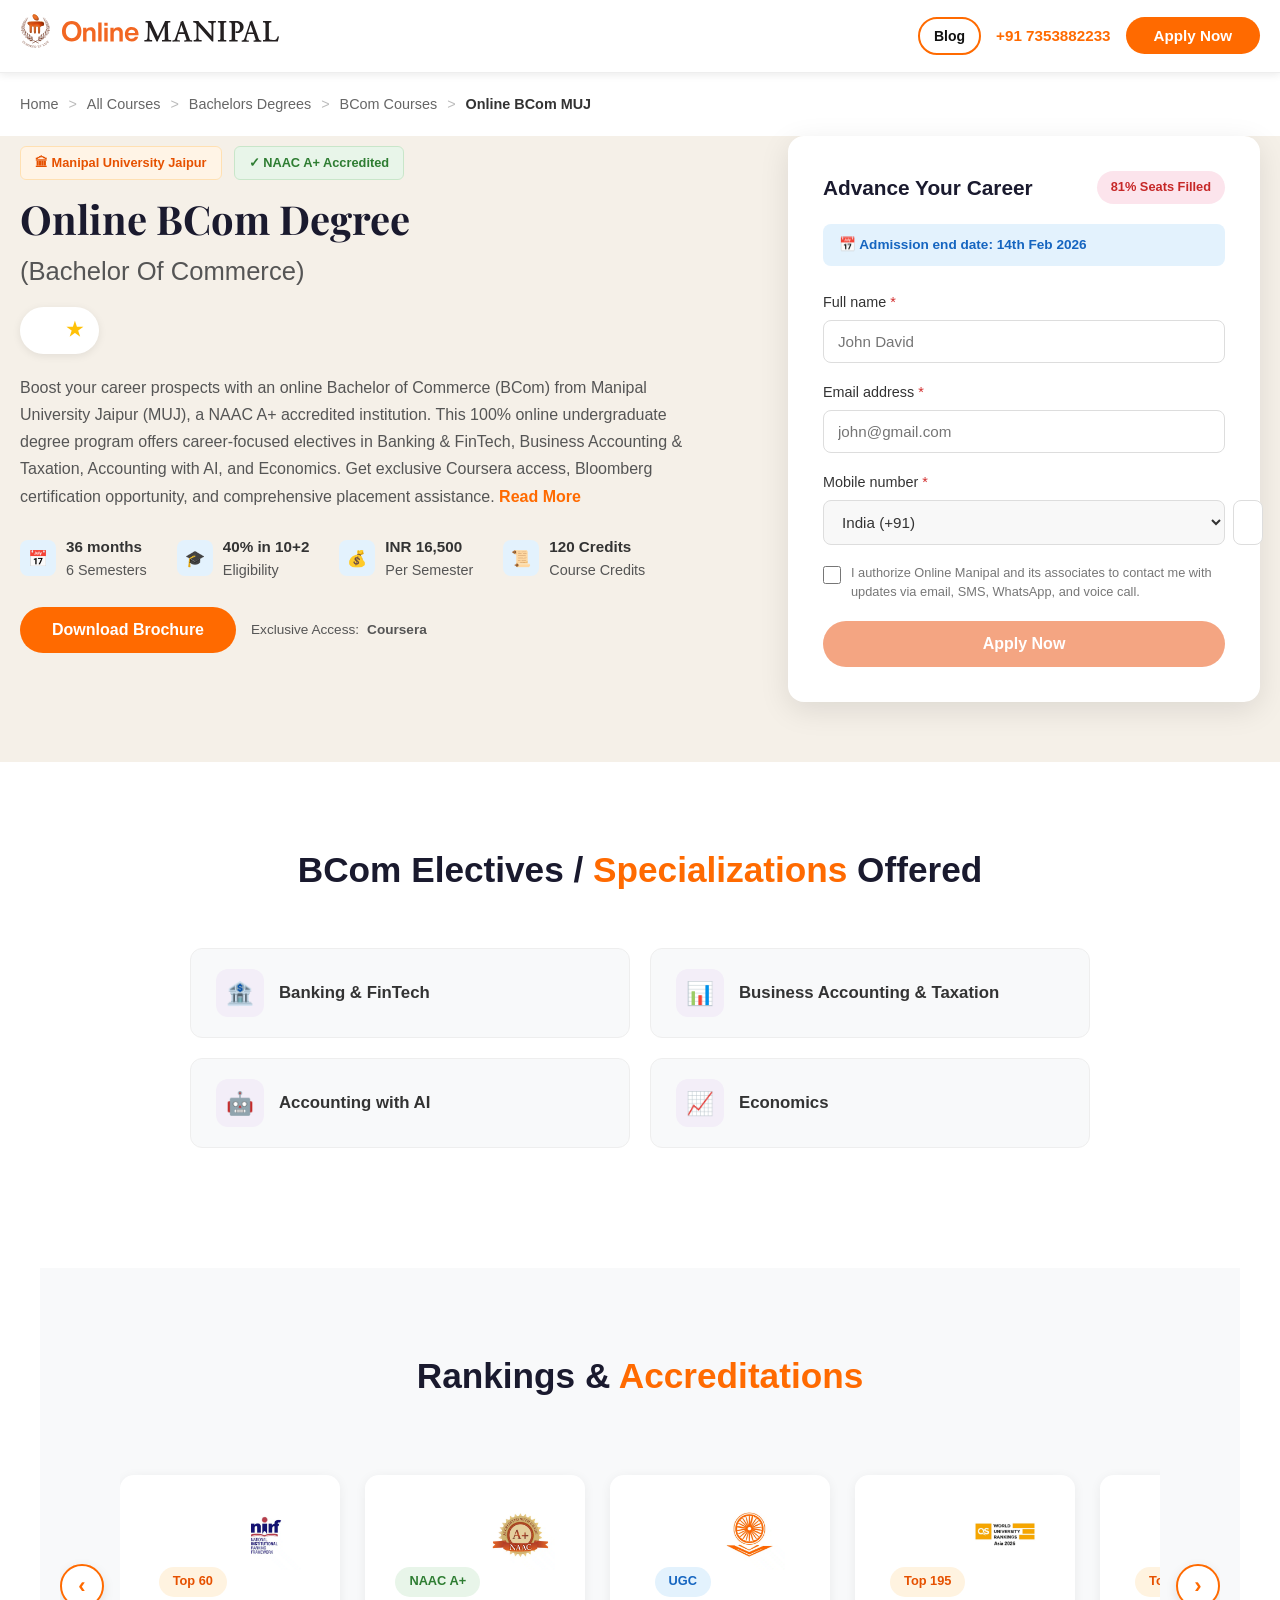
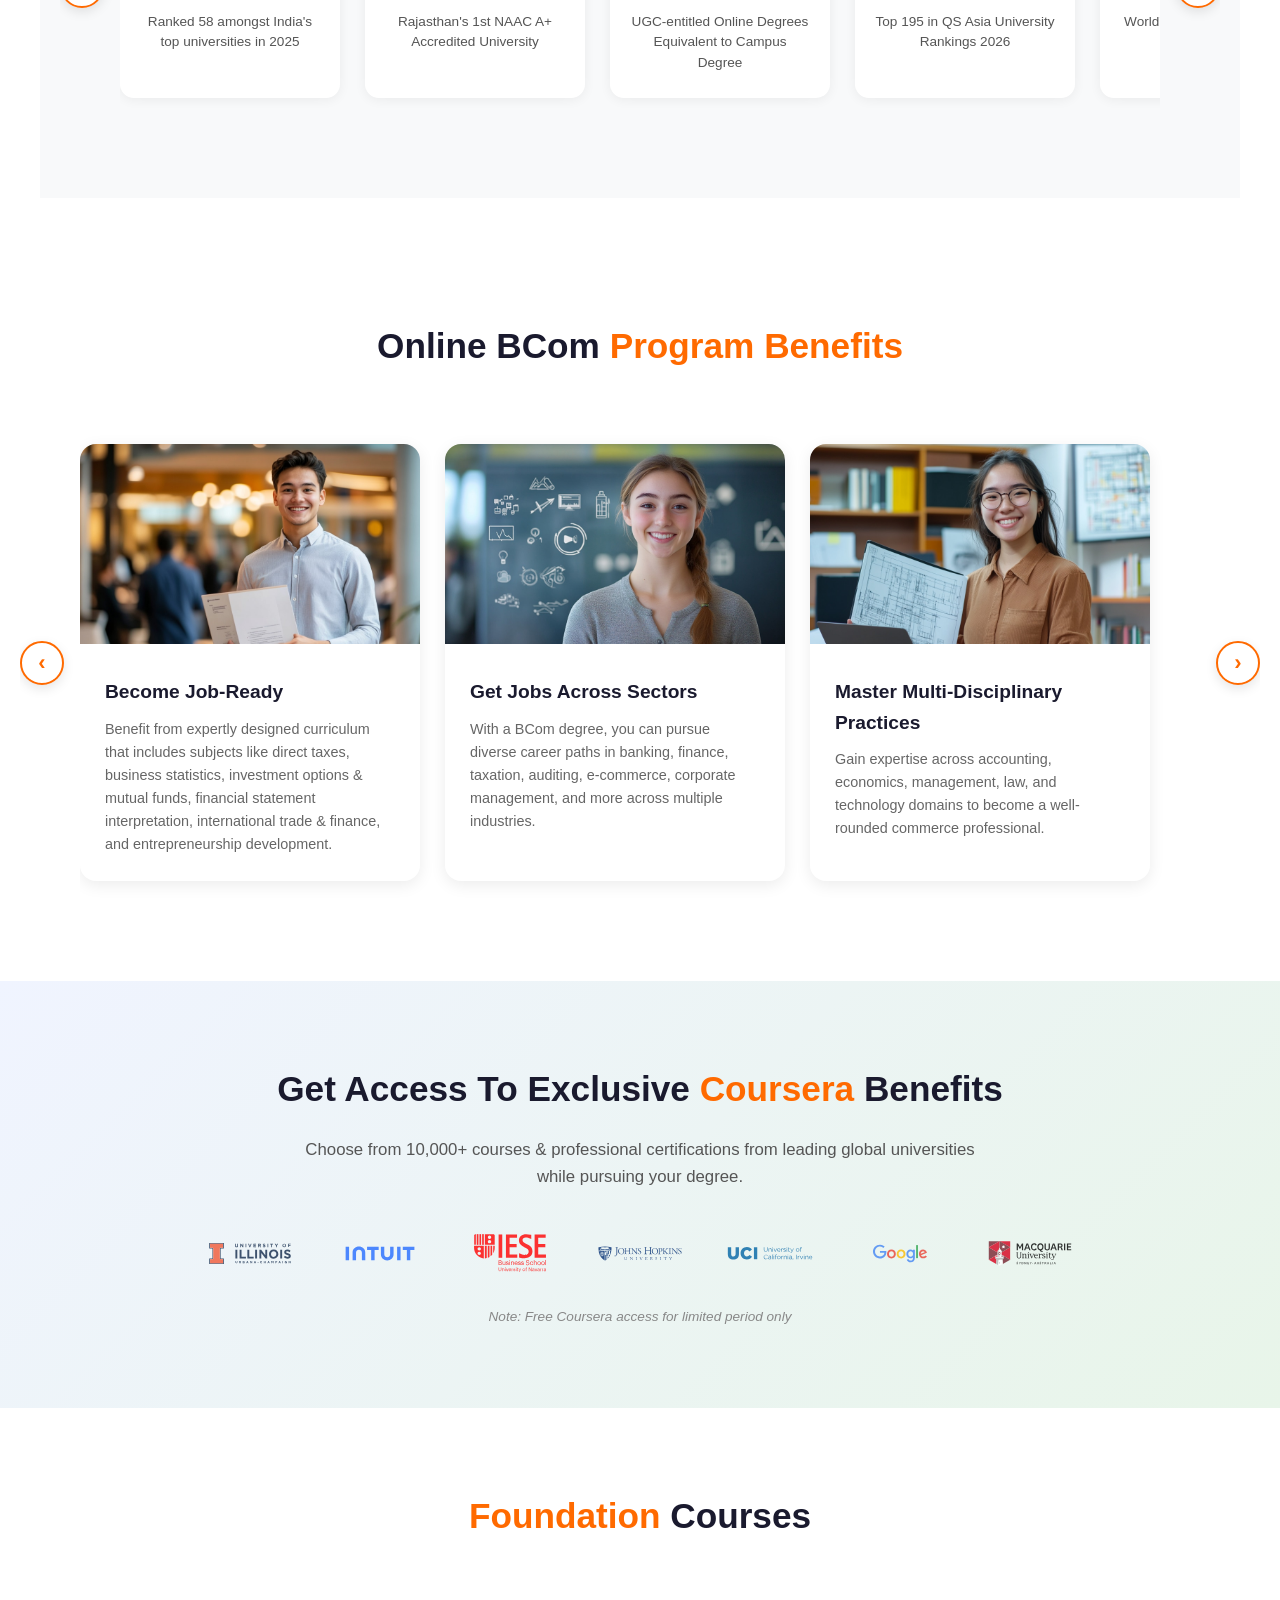
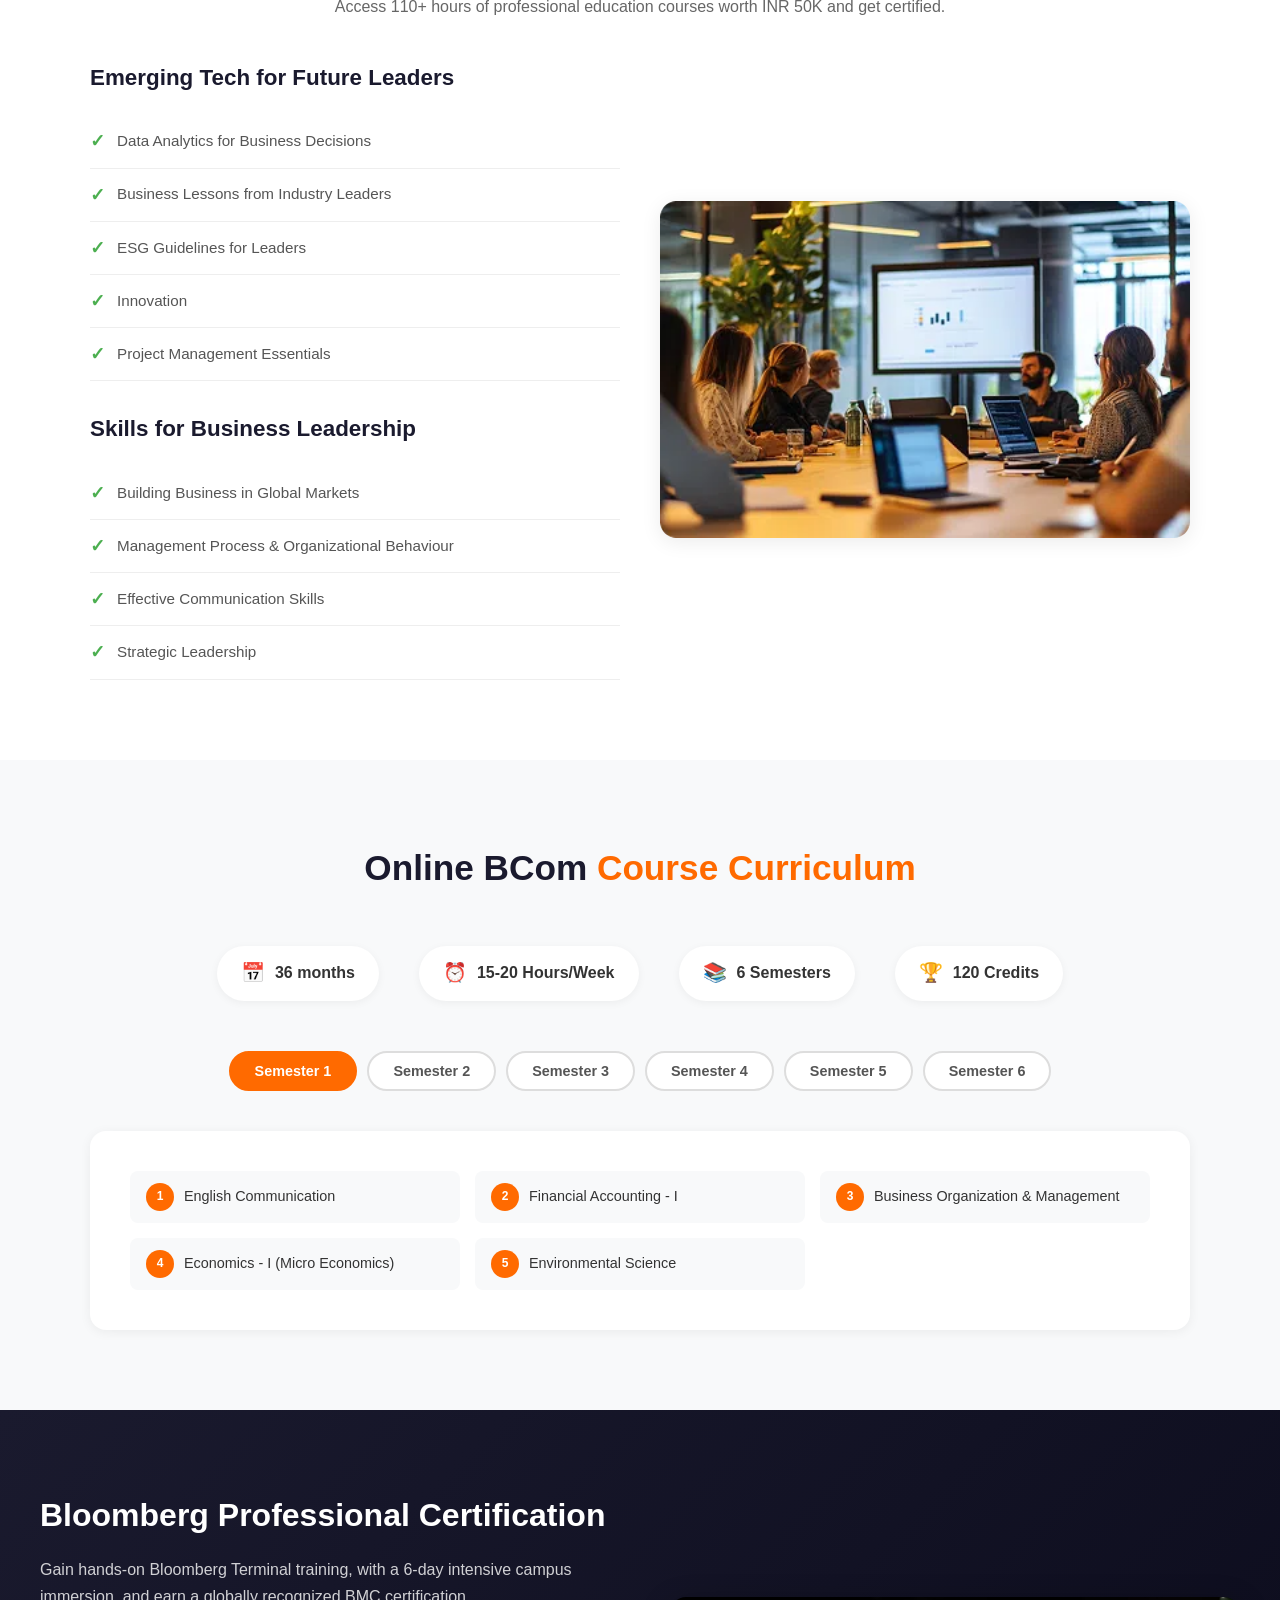
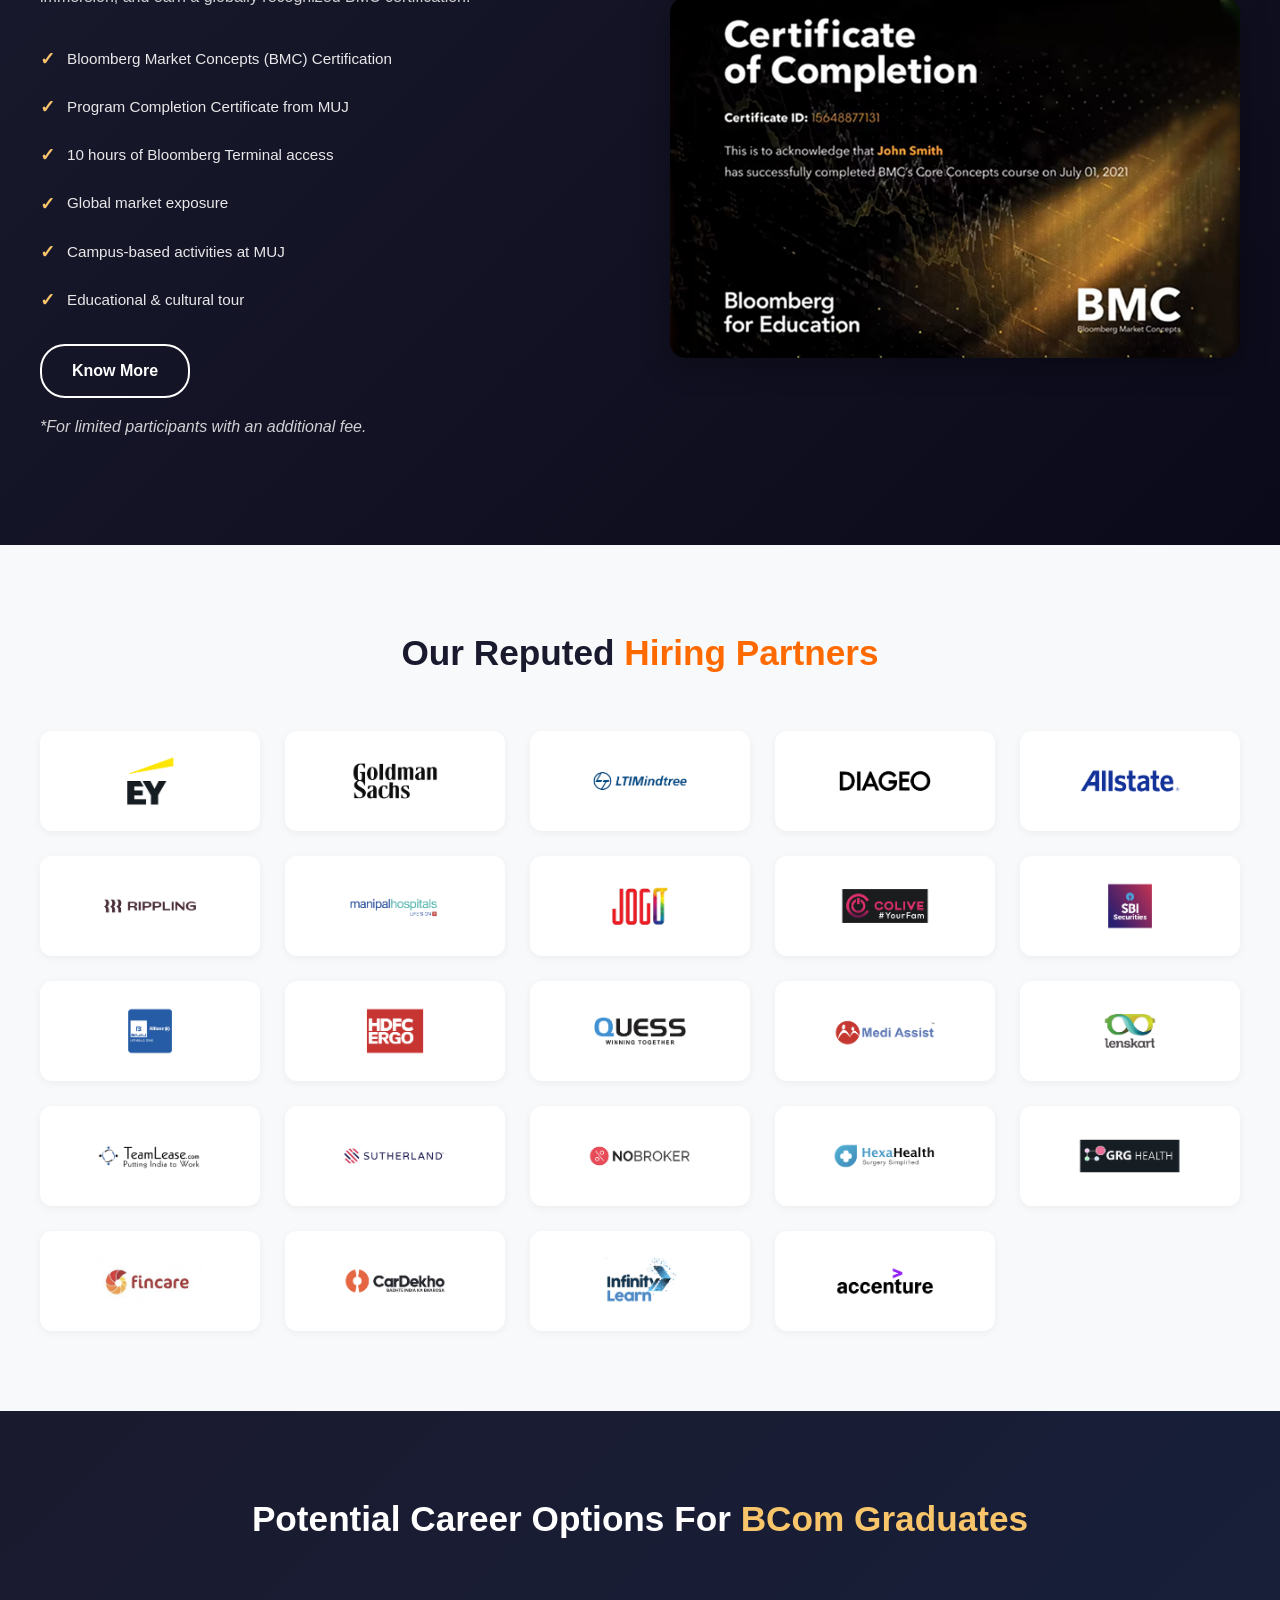
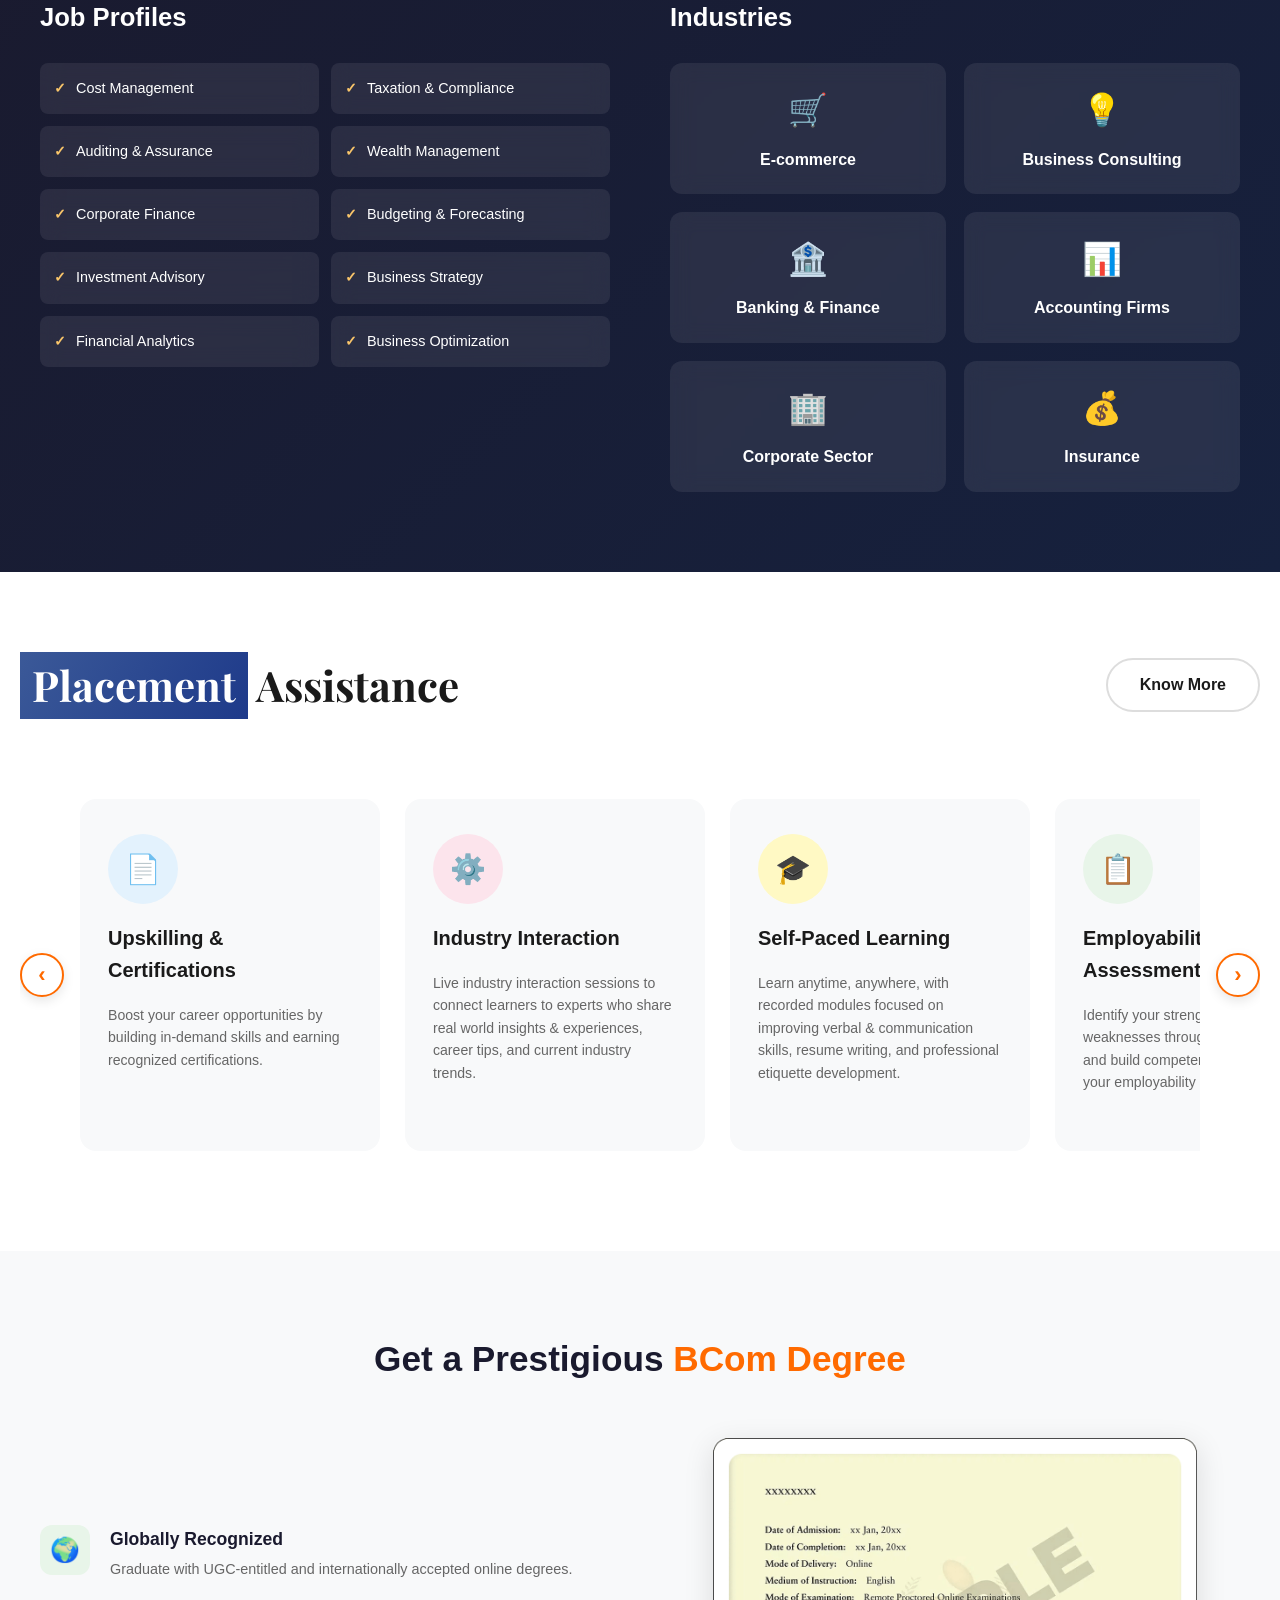
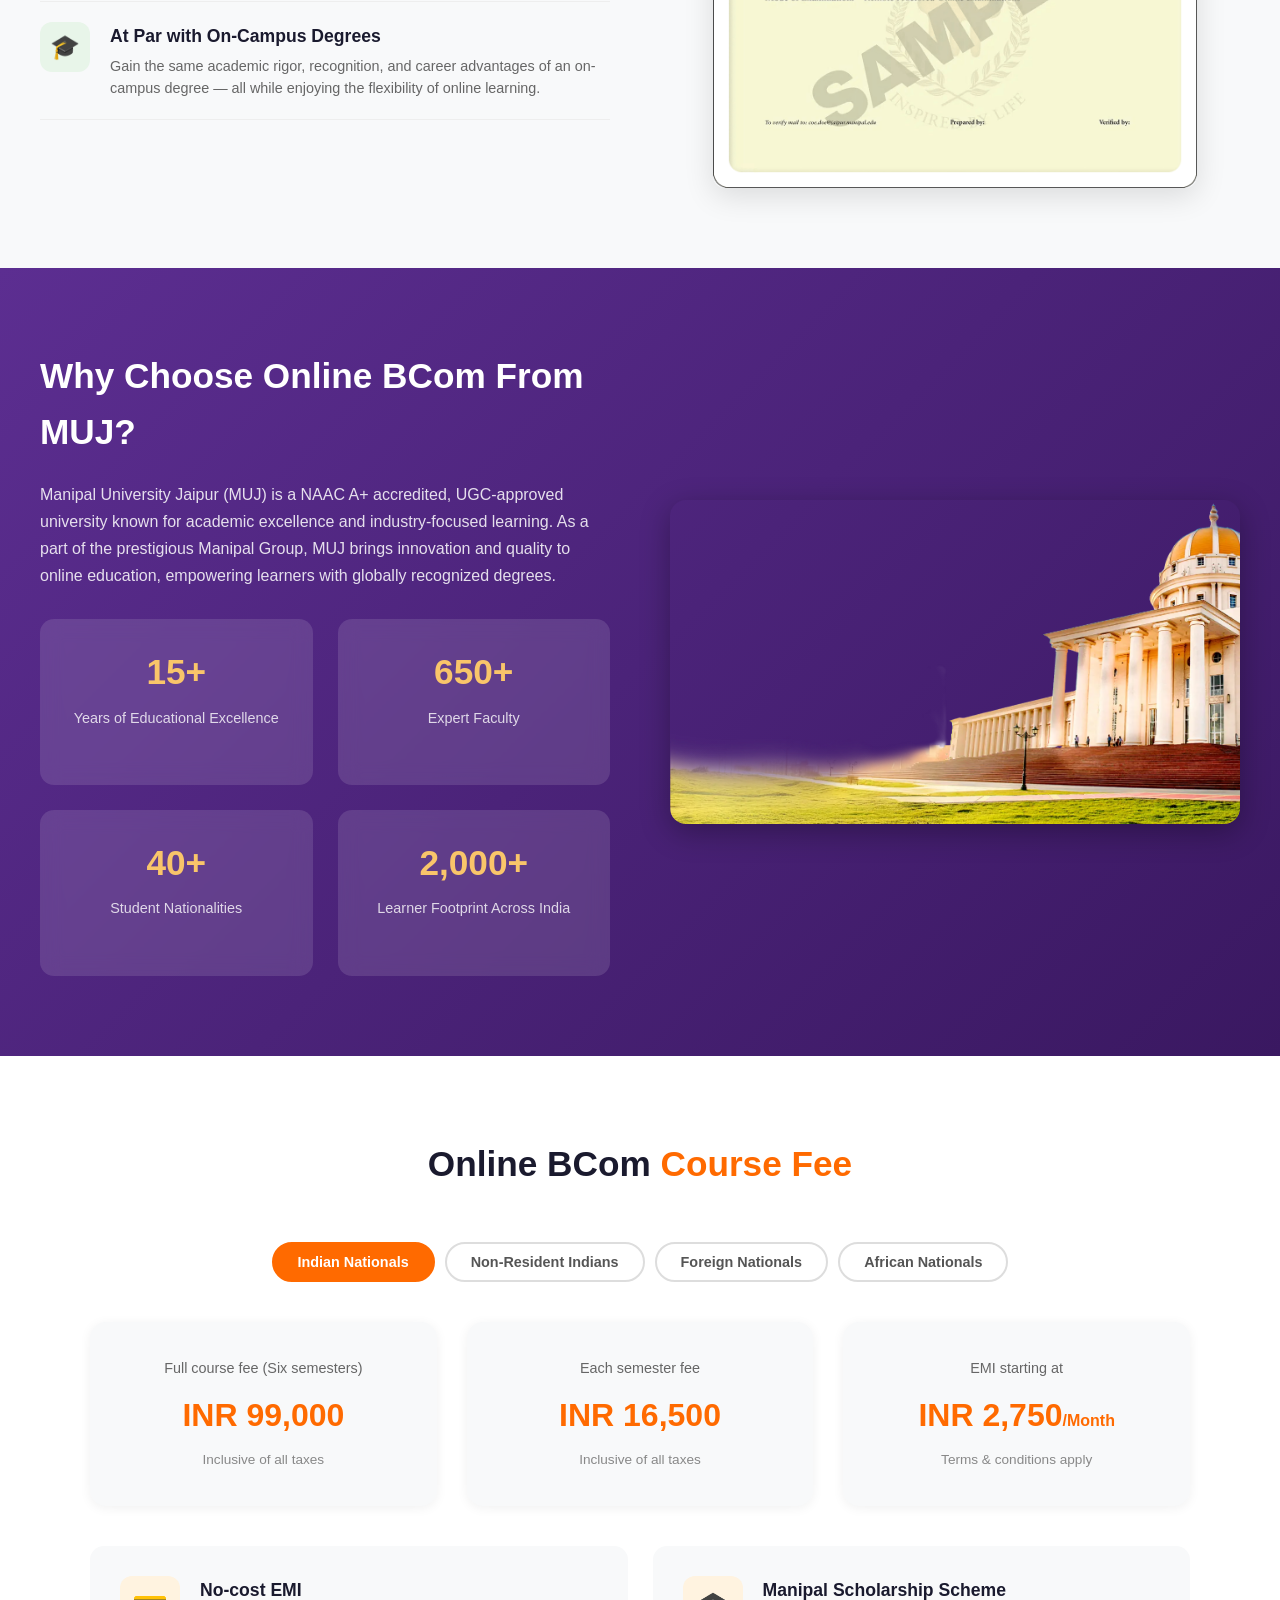
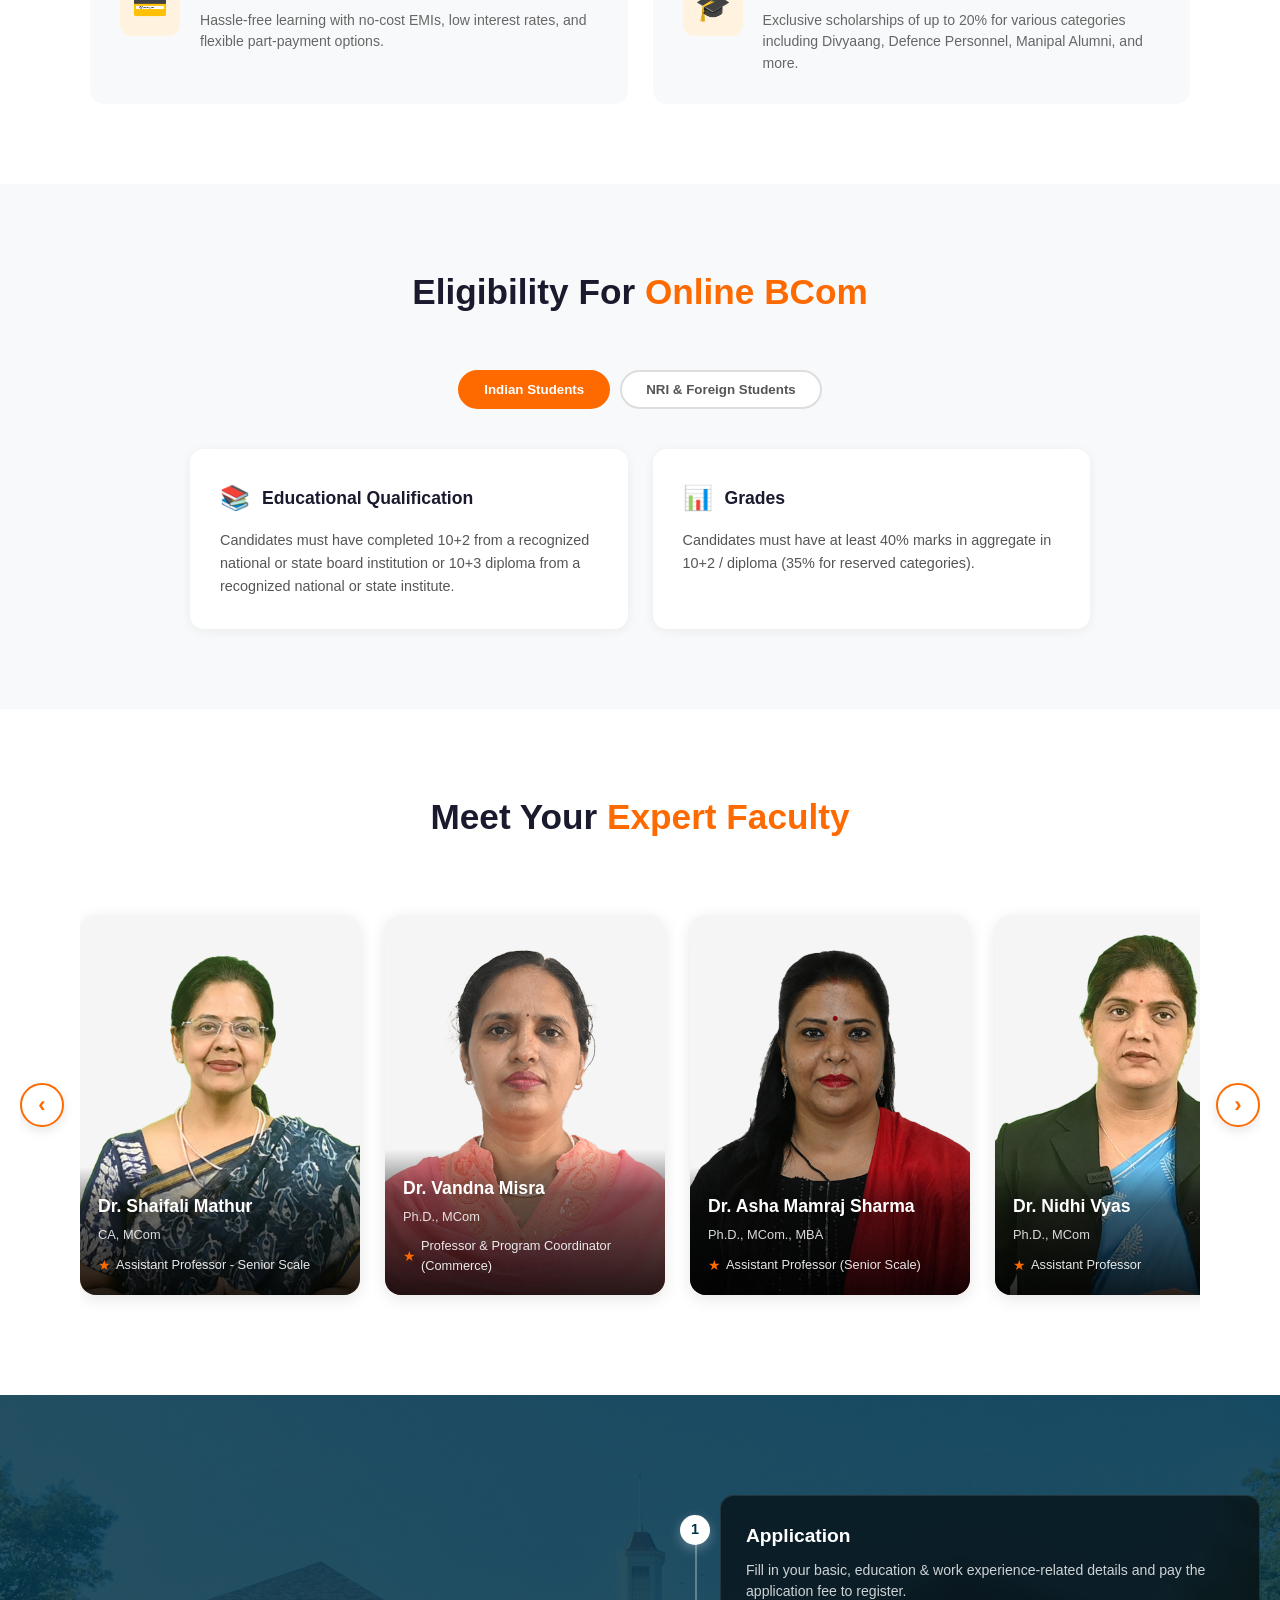
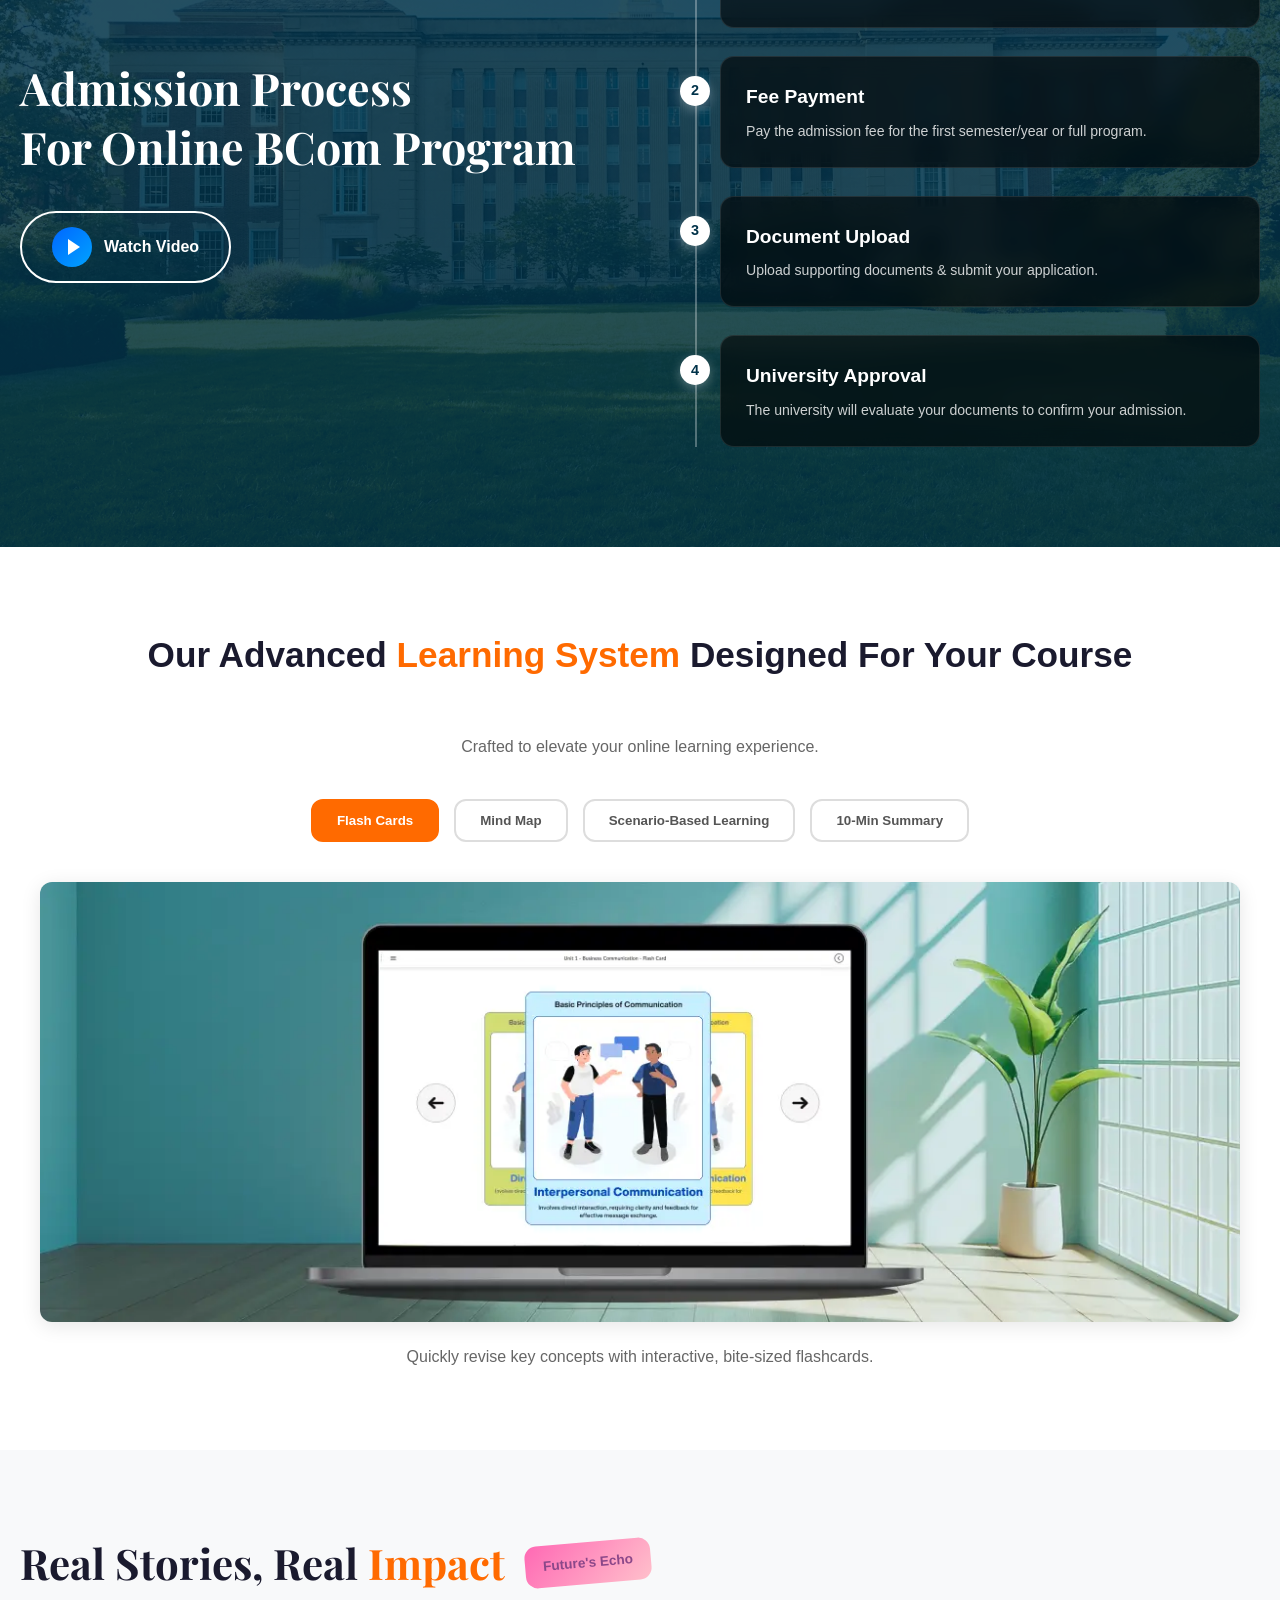
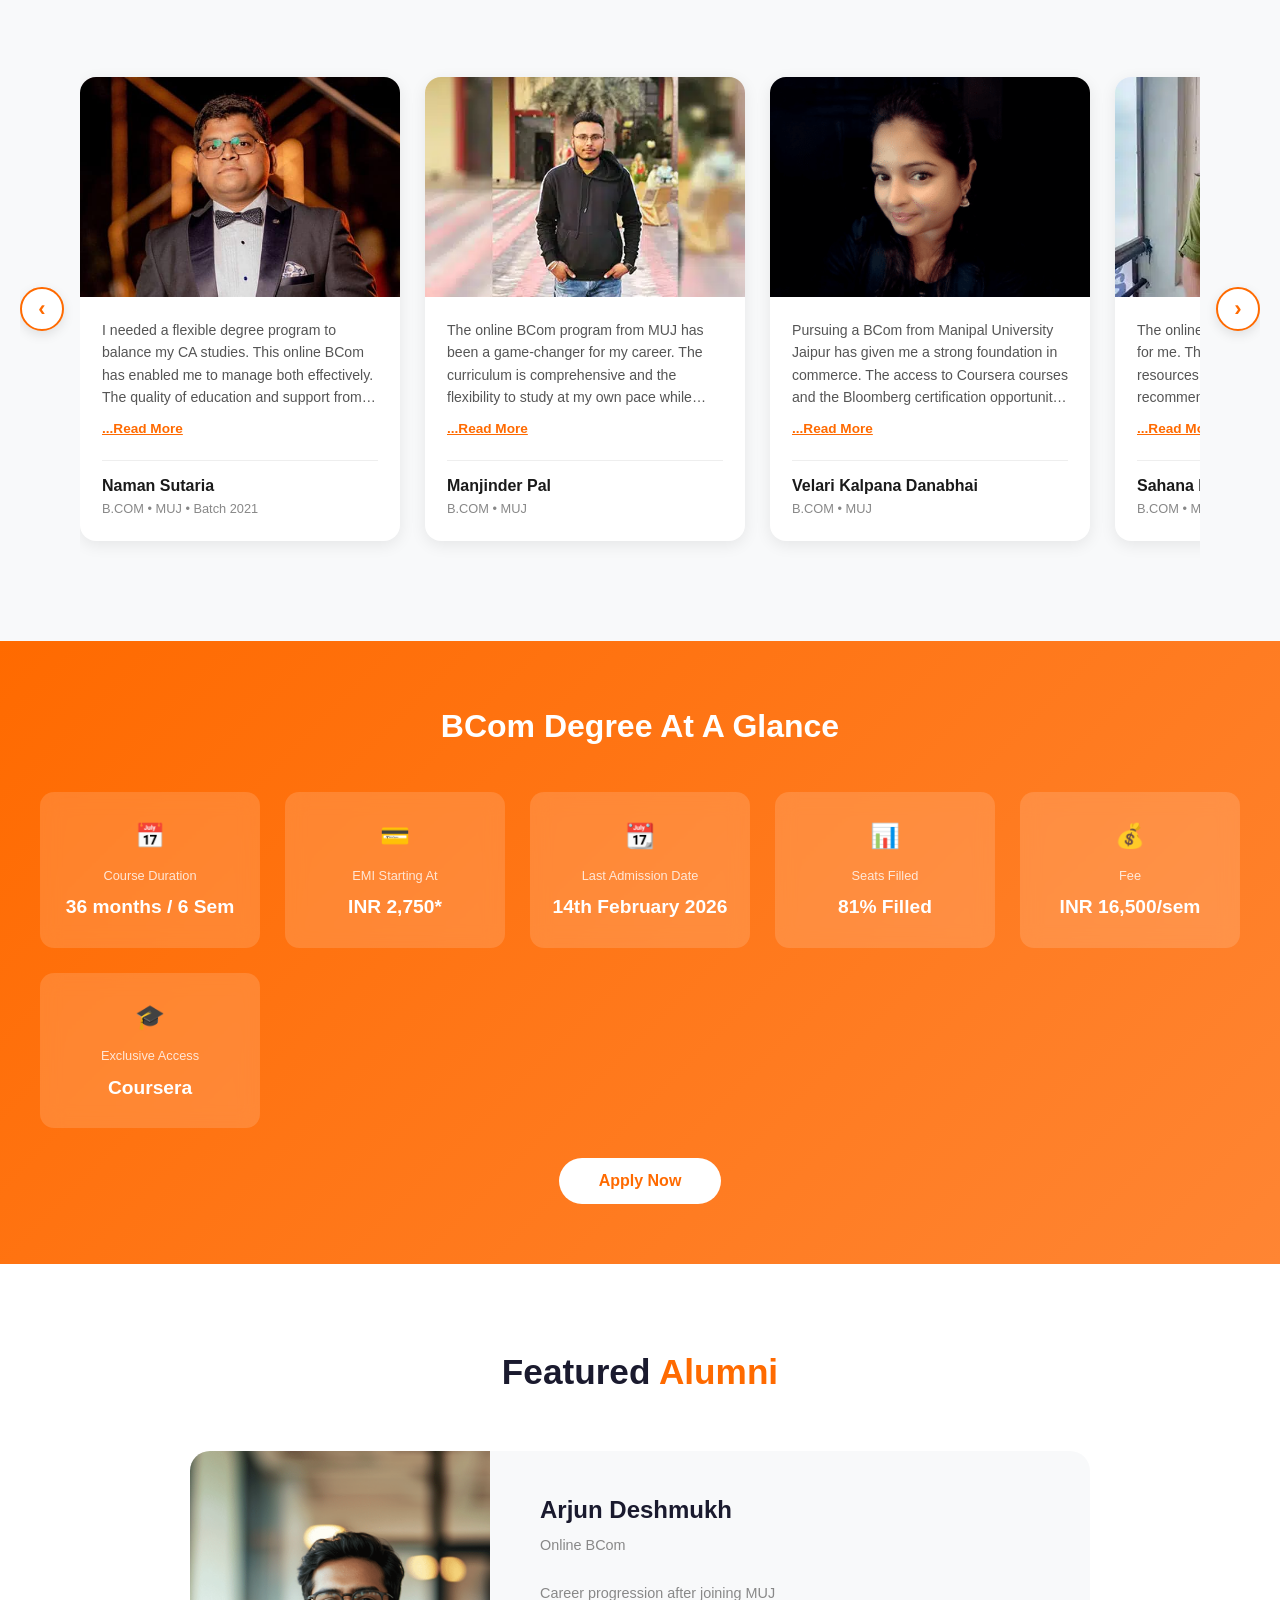
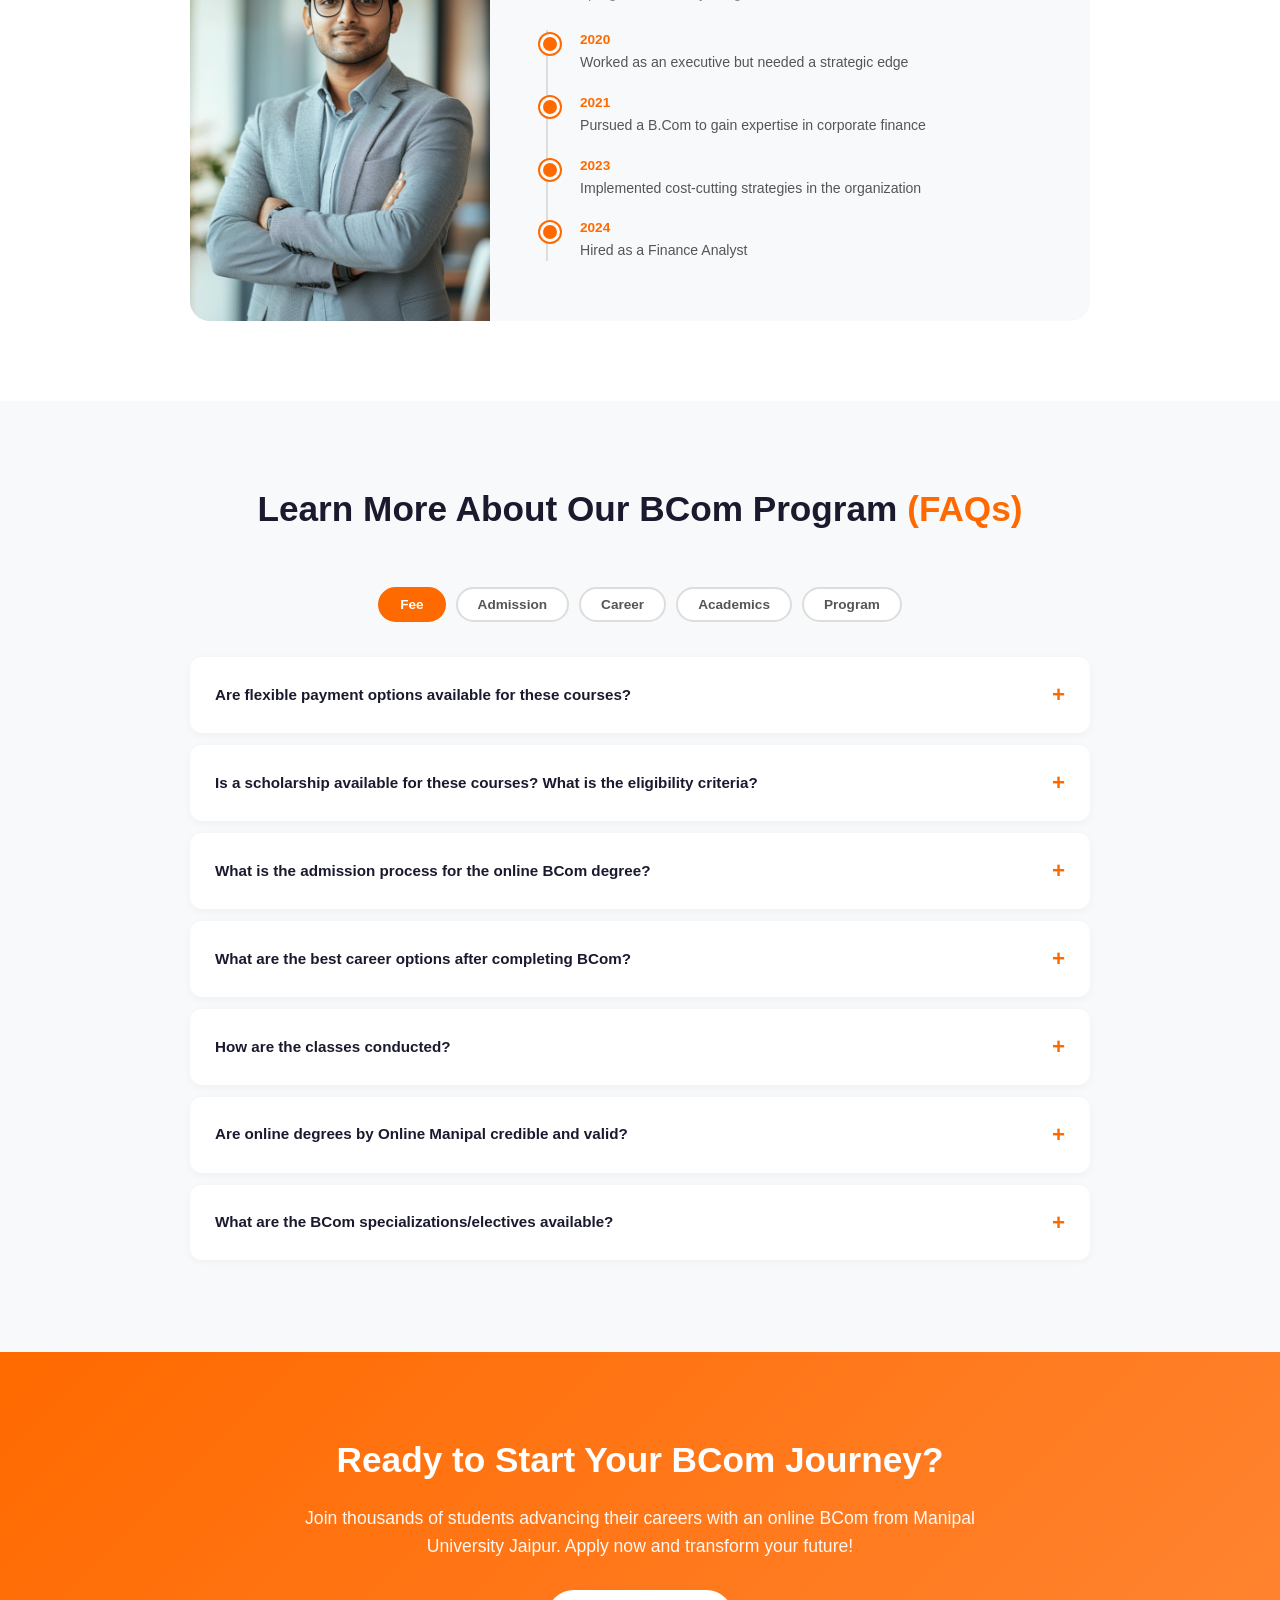
<file: bcom-muj.html>
<!doctype html>
<html lang="en">
<head>
  <meta charset="utf-8" />
  <meta name="viewport" content="width=device-width,initial-scale=1" />

  <!-- SEO Meta Tags -->
  <meta name="description" content="Pursue Online BCom degree from Manipal University Jaipur (MUJ), a NAAC A+ accredited institution. UGC-entitled, 100% online with Coursera access, placement assistance & Bloomberg certification." />
  <meta name="keywords" content="Online BCom MUJ, BCom Manipal University Jaipur, Bachelor of Commerce online, BCom degree MUJ, online commerce degree, UGC approved BCom, NAAC accredited BCom, BCom Banking FinTech, BCom Accounting Taxation" />
  <meta name="author" content="Online Manipal" />
  <meta name="robots" content="index, follow" />
  <link rel="canonical" href="https://manipalonlineadmission.in/bcom-muj.html" />
  
  <!-- Open Graph -->
  <meta property="og:type" content="website" />
  <meta property="og:title" content="Online BCom Degree from MUJ | Bachelor of Commerce | Online Manipal" />
  <meta property="og:description" content="Boost your career with an online BCom from Manipal University Jaipur. NAAC A+ accredited, UGC-entitled, 4 electives, Coursera access & placement support." />
  <meta property="og:image" content="https://manipalonlineadmission.in/images/BCOM-MUJ.png" />
  
  <title>Online BCom Degree from MUJ - Bachelor of Commerce | Manipal University Jaipur</title>
  
  <link rel="stylesheet" href="styles.css" />
  <link rel="icon" href="images/favicon.png" />
  <link href="https://fonts.googleapis.com/css2?family=Playfair+Display:wght@400;600;700&display=swap" rel="stylesheet">
  
  <style>
    :root {
      --accent: #ff6a00;
      --dark: #1a1a2e;
      --gold: #f9c56a;
      --muj-purple: #5c2e91;
      --muj-light: #f3eef8;
    }

    * { margin: 0; padding: 0; box-sizing: border-box; }
    body { font-family: 'Helvetica Neue', Arial, sans-serif; color: #333; line-height: 1.6; }
    
    /* ===== Header ===== */
    .site-header {
      background: white;
      border-bottom: 1px solid #eee;
      padding: 12px 20px;
      position: sticky;
      top: 0;
      z-index: 1000;
    }
    .header-inner {
      max-width: 1400px;
      margin: 0 auto;
      display: flex;
      justify-content: space-between;
      align-items: center;
    }
    .header-inner .main-logo { height: 40px; }
    .header-right { display: flex; gap: 15px; align-items: center; }
    .header-phone { color: var(--accent); text-decoration: none; font-weight: 600; font-size: 0.95rem; }
    .cta-btn {
      background: var(--accent);
      color: white;
      border: none;
      padding: 10px 28px;
      border-radius: 25px;
      font-weight: 700;
      font-size: 0.95rem;
      cursor: pointer;
      transition: all 0.3s;
    }
    .cta-btn:hover { background: #e55d00; transform: translateY(-2px); box-shadow: 0 4px 12px rgba(255,106,0,0.3); }

    /* ===== Breadcrumb ===== */
    .breadcrumb {
      max-width: 1400px;
      margin: 0 auto;
      padding: 20px;
      display: flex;
      align-items: center;
      gap: 10px;
      font-size: 0.9rem;
      color: #666;
      flex-wrap: wrap;
    }
    .breadcrumb a { color: #666; text-decoration: none; transition: color 0.3s; }
    .breadcrumb a:hover { color: var(--accent); }
    .breadcrumb .sep { color: #bbb; }
    .breadcrumb .current { color: #333; font-weight: 600; }

    /* ===== Hero Section ===== */
    .hero-section {
      background: #f5f0e8;
      padding: 0 20px 60px;
      position: relative;
    }
    .hero-grid {
      max-width: 1400px;
      margin: 0 auto;
      display: grid;
      grid-template-columns: 1.2fr 0.8fr;
      gap: 60px;
      align-items: start;
    }
    .hero-left { padding-top: 10px; }
    .hero-badges-row {
      display: flex;
      align-items: center;
      gap: 12px;
      margin-bottom: 15px;
      flex-wrap: wrap;
    }
    .muj-badge {
      display: inline-flex;
      align-items: center;
      gap: 6px;
      padding: 6px 14px;
      border-radius: 6px;
      font-size: 0.8rem;
      font-weight: 700;
      background: #fff4e6;
      color: #e65100;
      border: 1px solid #ffe0b2;
    }
    .naac-badge {
      display: inline-flex;
      align-items: center;
      gap: 6px;
      padding: 6px 14px;
      border-radius: 6px;
      font-size: 0.8rem;
      font-weight: 700;
      background: #e8f5e9;
      color: #2e7d32;
      border: 1px solid #c8e6c9;
    }
    .hero-left h1 {
      font-size: 2.5rem;
      font-weight: 700;
      line-height: 1.2;
      color: var(--dark);
      margin-bottom: 8px;
    }
    .hero-subtitle {
      font-size: 1.6rem;
      font-weight: 400;
      color: #555;
      margin-bottom: 15px;
    }
    .hero-rating {
      display: inline-flex;
      align-items: center;
      gap: 8px;
      background: white;
      padding: 8px 16px;
      border-radius: 25px;
      font-size: 1rem;
      font-weight: 600;
      box-shadow: 0 2px 8px rgba(0,0,0,0.08);
      margin-bottom: 20px;
    }
    .hero-rating .star { color: #ffc107; font-size: 1.2rem; }
    .hero-desc {
      font-size: 1rem;
      line-height: 1.7;
      color: #555;
      margin-bottom: 25px;
    }
    .hero-desc .read-more { color: var(--accent); font-weight: 600; cursor: pointer; text-decoration: none; }
    .hero-stats {
      display: flex;
      gap: 30px;
      flex-wrap: wrap;
      margin-bottom: 25px;
    }
    .stat-item {
      display: flex;
      align-items: center;
      gap: 10px;
      font-size: 0.9rem;
      color: #555;
    }
    .stat-item .icon {
      width: 36px;
      height: 36px;
      background: #e3f2fd;
      border-radius: 8px;
      display: flex;
      align-items: center;
      justify-content: center;
      font-size: 1rem;
    }
    .stat-item strong { color: #333; font-size: 0.95rem; }
    .hero-cta-row {
      display: flex;
      gap: 15px;
      align-items: center;
      flex-wrap: wrap;
    }
    .btn-download {
      display: inline-flex;
      align-items: center;
      gap: 8px;
      padding: 14px 32px;
      background: var(--accent);
      color: white;
      border: none;
      border-radius: 30px;
      font-size: 1rem;
      font-weight: 700;
      cursor: pointer;
      transition: all 0.3s;
      text-decoration: none;
    }
    .btn-download:hover { background: #e55d00; transform: translateY(-2px); box-shadow: 0 4px 12px rgba(255,106,0,0.3); }
    .hero-coursera {
      display: flex;
      align-items: center;
      gap: 8px;
      font-size: 0.85rem;
      color: #555;
    }
    .hero-coursera img { height: 24px; }

    /* Hero Right - Form */
    .hero-right { position: relative; }
    .hero-form-card {
      background: white;
      border-radius: 16px;
      padding: 35px;
      box-shadow: 0 8px 30px rgba(0,0,0,0.1);
      position: sticky;
      top: 80px;
    }
    .form-card-header {
      display: flex;
      justify-content: space-between;
      align-items: center;
      margin-bottom: 20px;
    }
    .form-card-header h3 { font-size: 1.3rem; font-weight: 700; color: var(--dark); }
    .seats-badge {
      background: #fce4ec;
      color: #c62828;
      padding: 6px 14px;
      border-radius: 20px;
      font-size: 0.8rem;
      font-weight: 700;
    }
    .deadline-bar {
      background: #e3f2fd;
      padding: 10px 16px;
      border-radius: 8px;
      font-size: 0.85rem;
      color: #1565c0;
      font-weight: 600;
      margin-bottom: 25px;
      display: flex;
      align-items: center;
      gap: 8px;
    }
    .hero-form .form-group { margin-bottom: 18px; }
    .hero-form .form-group label {
      display: block;
      margin-bottom: 6px;
      color: #333;
      font-weight: 500;
      font-size: 0.9rem;
    }
    .hero-form .form-group label .req { color: #d32f2f; }
    .hero-form .form-group input,
    .hero-form .form-group select {
      width: 100%;
      padding: 12px 14px;
      border: 1px solid #ddd;
      border-radius: 8px;
      font-size: 0.95rem;
      transition: border-color 0.3s;
    }
    .hero-form .form-group input:focus,
    .hero-form .form-group select:focus {
      outline: none;
      border-color: var(--accent);
      box-shadow: 0 0 0 3px rgba(255,106,0,0.1);
    }
    .phone-row { display: flex; gap: 8px; }
    .cc-select {
      padding: 12px 6px;
      border: 1px solid #ddd;
      border-radius: 8px;
      background: #f8f8f8;
      font-size: 0.9rem;
      font-family: inherit;
      color: #333;
      cursor: pointer;
      outline: none;
      width: 110px;
      flex-shrink: 0;
    }
    .cc-select:focus { border-color: var(--accent); }
    .consent-box {
      display: flex;
      gap: 10px;
      align-items: start;
      margin-bottom: 20px;
    }
    .consent-box input { width: 18px; height: 18px; margin-top: 3px; flex-shrink: 0; cursor: pointer; }
    .consent-box label { font-size: 0.8rem; color: #777; line-height: 1.5; }
    .btn-apply-form {
      width: 100%;
      padding: 14px;
      background: #f4a582;
      color: white;
      border: none;
      border-radius: 30px;
      font-size: 1rem;
      font-weight: 700;
      cursor: pointer;
      transition: all 0.3s;
    }
    .btn-apply-form:hover { background: #e89469; transform: translateY(-2px); }

    /* ===== Section Utilities ===== */
    .section { padding: 80px 20px; }
    .section-title {
      text-align: center;
      font-size: 2.2rem;
      font-weight: 700;
      margin-bottom: 50px;
      color: var(--dark);
    }
    .section-title .highlight { color: var(--accent); }
    .section-title .highlight-bg {
      background: linear-gradient(120deg, #3b5998 0%, #1e3a8a 100%);
      color: white;
      padding: 0 12px;
      display: inline-block;
    }
    .container { max-width: 1400px; margin: 0 auto; }

    /* ===== Electives / Specializations ===== */
    .electives-section { background: #fff; }
    .electives-grid {
      max-width: 900px;
      margin: 0 auto;
      display: grid;
      grid-template-columns: repeat(2, 1fr);
      gap: 20px;
    }
    .elective-card {
      display: flex;
      align-items: center;
      gap: 15px;
      padding: 20px 25px;
      background: #f8f9fa;
      border-radius: 12px;
      text-decoration: none;
      color: #333;
      font-weight: 600;
      font-size: 1.05rem;
      transition: all 0.3s;
      border: 1px solid #eee;
    }
    .elective-card:hover {
      background: var(--muj-light);
      border-color: var(--muj-purple);
      transform: translateY(-4px);
      box-shadow: 0 6px 16px rgba(92,46,145,0.12);
    }
    .elective-icon {
      width: 48px;
      height: 48px;
      background: var(--muj-light);
      border-radius: 12px;
      display: flex;
      align-items: center;
      justify-content: center;
      font-size: 1.4rem;
      flex-shrink: 0;
    }

    /* ===== Rankings ===== */
    .rankings-section { background: #f8f9fa; }
    .rankings-scroll-wrap {
      max-width: 1400px;
      margin: 0 auto;
      position: relative;
      overflow: hidden;
      padding: 0 60px;
    }
    .rankings-scroll {
      display: flex;
      gap: 25px;
      overflow-x: auto;
      scroll-behavior: smooth;
      scrollbar-width: none;
      padding: 20px 0;
    }
    .rankings-scroll::-webkit-scrollbar { display: none; }
    .rank-card {
      min-width: 220px;
      max-width: 220px;
      background: white;
      border-radius: 14px;
      padding: 25px 20px;
      text-align: center;
      box-shadow: 0 2px 12px rgba(0,0,0,0.06);
      flex-shrink: 0;
      transition: transform 0.3s;
    }
    .rank-card:hover { transform: translateY(-6px); box-shadow: 0 6px 20px rgba(0,0,0,0.1); }
    .rank-badge { 
      display: inline-block;
      background: #fff3e0;
      color: #e65100;
      padding: 4px 14px;
      border-radius: 15px;
      font-size: 0.8rem;
      font-weight: 700;
      margin-bottom: 15px;
    }
    .rank-card img { height: 70px; margin-bottom: 15px; object-fit: contain; }
    .rank-card p { font-size: 0.85rem; color: #555; line-height: 1.5; }
    .scroll-btn {
      position: absolute;
      top: 50%;
      transform: translateY(-50%);
      background: white;
      border: 2px solid var(--accent);
      color: var(--accent);
      border-radius: 50%;
      width: 44px;
      height: 44px;
      display: flex;
      align-items: center;
      justify-content: center;
      cursor: pointer;
      font-size: 22px;
      font-weight: bold;
      z-index: 10;
      transition: all 0.3s;
      box-shadow: 0 4px 12px rgba(0,0,0,0.1);
    }
    .scroll-btn:hover { background: var(--accent); color: white; transform: translateY(-50%) scale(1.1); }
    .scroll-btn.left { left: 0; }
    .scroll-btn.right { right: 0; }

    /* ===== Program Benefits ===== */
    .benefits-section { background: white; }
    .benefits-scroll-wrap {
      max-width: 1400px;
      margin: 0 auto;
      position: relative;
      overflow: hidden;
      padding: 0 60px;
    }
    .benefits-scroll {
      display: flex;
      gap: 25px;
      overflow-x: auto;
      scroll-behavior: smooth;
      scrollbar-width: none;
      padding: 20px 0;
    }
    .benefits-scroll::-webkit-scrollbar { display: none; }
    .benefit-card {
      min-width: 340px;
      max-width: 340px;
      flex-shrink: 0;
      border-radius: 16px;
      overflow: hidden;
      box-shadow: 0 4px 16px rgba(0,0,0,0.08);
      transition: transform 0.3s, box-shadow 0.3s;
      background: white;
    }
    .benefit-card:hover { transform: translateY(-8px); box-shadow: 0 8px 24px rgba(0,0,0,0.15); }
    .benefit-card img { width: 100%; height: 200px; object-fit: cover; }
    .benefit-card-content { padding: 25px; }
    .benefit-card-content h3 { font-size: 1.2rem; font-weight: 700; margin-bottom: 10px; color: var(--dark); }
    .benefit-card-content p { font-size: 0.9rem; color: #666; line-height: 1.6; }

    /* ===== Coursera Benefits ===== */
    .coursera-section {
      background: linear-gradient(135deg, #f0f4ff 0%, #e8f5e9 100%);
      padding: 80px 20px;
    }
    .coursera-container {
      max-width: 1200px;
      margin: 0 auto;
      text-align: center;
    }
    .coursera-container .section-title { margin-bottom: 20px; }
    .coursera-subtext { font-size: 1.05rem; color: #555; max-width: 700px; margin: 0 auto 40px; line-height: 1.6; }
    .coursera-logos {
      display: flex;
      justify-content: center;
      align-items: center;
      gap: 40px;
      flex-wrap: wrap;
      margin-bottom: 30px;
    }
    .coursera-logos img { height: 45px; opacity: 0.8; transition: opacity 0.3s; }
    .coursera-logos img:hover { opacity: 1; }
    .coursera-note {
      font-size: 0.85rem;
      color: #888;
      font-style: italic;
    }

    /* ===== Foundation Courses ===== */
    .foundation-section { background: white; }
    .foundation-grid {
      max-width: 1100px;
      margin: 0 auto;
      display: grid;
      grid-template-columns: 1fr 1fr;
      gap: 40px;
      align-items: center;
    }
    .foundation-content h3 { font-size: 1.4rem; font-weight: 700; color: var(--dark); margin-bottom: 20px; }
    .foundation-list { list-style: none; padding: 0; }
    .foundation-list li {
      padding: 12px 0;
      border-bottom: 1px solid #eee;
      display: flex;
      align-items: center;
      gap: 12px;
      font-size: 0.95rem;
      color: #555;
    }
    .foundation-list li::before { content: '✓'; color: #4caf50; font-weight: 700; font-size: 1.1rem; }
    .foundation-img { border-radius: 16px; width: 100%; box-shadow: 0 4px 20px rgba(0,0,0,0.08); }

    /* ===== Course Curriculum ===== */
    .curriculum-section { background: #f8f9fa; }
    .curriculum-container { max-width: 1100px; margin: 0 auto; }
    .curriculum-stats {
      display: flex;
      justify-content: center;
      gap: 40px;
      margin-bottom: 50px;
      flex-wrap: wrap;
    }
    .curriculum-stat {
      display: flex;
      align-items: center;
      gap: 10px;
      font-size: 1rem;
      color: #555;
      background: white;
      padding: 12px 24px;
      border-radius: 30px;
      box-shadow: 0 2px 8px rgba(0,0,0,0.05);
    }
    .curriculum-stat .icon { font-size: 1.2rem; }
    .curriculum-stat strong { color: #333; }
    .semester-tabs {
      display: flex;
      justify-content: center;
      gap: 10px;
      margin-bottom: 40px;
      flex-wrap: wrap;
    }
    .sem-tab {
      padding: 10px 24px;
      border: 2px solid #ddd;
      border-radius: 25px;
      font-size: 0.9rem;
      font-weight: 600;
      cursor: pointer;
      background: white;
      color: #555;
      transition: all 0.3s;
    }
    .sem-tab:hover, .sem-tab.active {
      background: var(--accent);
      color: white;
      border-color: var(--accent);
    }
    .semester-content {
      display: none;
      background: white;
      border-radius: 16px;
      padding: 40px;
      box-shadow: 0 2px 12px rgba(0,0,0,0.06);
    }
    .semester-content.active { display: block; }
    .subjects-grid {
      display: grid;
      grid-template-columns: repeat(auto-fit, minmax(250px, 1fr));
      gap: 15px;
    }
    .subject-item {
      display: flex;
      align-items: center;
      gap: 10px;
      padding: 12px 16px;
      background: #f8f9fa;
      border-radius: 8px;
      font-size: 0.9rem;
      color: #333;
    }
    .subject-item .num {
      width: 28px;
      height: 28px;
      background: var(--accent);
      color: white;
      border-radius: 50%;
      display: flex;
      align-items: center;
      justify-content: center;
      font-size: 0.75rem;
      font-weight: 700;
      flex-shrink: 0;
    }

    /* ===== Bloomberg ===== */
    .bloomberg-section {
      background: linear-gradient(135deg, #1a1a2e 0%, #0a0a1a 100%);
      color: white;
    }
    .bloomberg-grid {
      max-width: 1200px;
      margin: 0 auto;
      display: grid;
      grid-template-columns: 1fr 1fr;
      gap: 60px;
      align-items: center;
    }
    .bloomberg-content h2 { font-size: 2rem; font-weight: 700; margin-bottom: 15px; }
    .bloomberg-content p { font-size: 1rem; color: rgba(255,255,255,0.8); line-height: 1.7; margin-bottom: 25px; }
    .bloomberg-features { list-style: none; padding: 0; }
    .bloomberg-features li {
      padding: 10px 0;
      display: flex;
      align-items: center;
      gap: 12px;
      font-size: 0.95rem;
      color: rgba(255,255,255,0.9);
    }
    .bloomberg-features li::before { content: '✓'; color: var(--gold); font-weight: 700; font-size: 1.1rem; }
    .bloomberg-cta {
      display: inline-block;
      margin-top: 20px;
      padding: 12px 30px;
      border: 2px solid white;
      border-radius: 25px;
      color: white;
      text-decoration: none;
      font-weight: 600;
      transition: all 0.3s;
    }
    .bloomberg-cta:hover { background: white; color: var(--dark); }
    .bloomberg-img { border-radius: 16px; width: 100%; box-shadow: 0 8px 30px rgba(0,0,0,0.3); }
    .bloomberg-note { font-size: 0.8rem; color: rgba(255,255,255,0.5); margin-top: 15px; font-style: italic; }

    /* ===== Hiring Partners ===== */
    .partners-section { background: #f8f9fa; }
    .partners-grid {
      max-width: 1200px;
      margin: 0 auto;
      display: grid;
      grid-template-columns: repeat(auto-fit, minmax(180px, 1fr));
      gap: 25px;
      align-items: center;
    }
    .partner-logo {
      background: white;
      padding: 25px;
      border-radius: 12px;
      display: flex;
      align-items: center;
      justify-content: center;
      height: 100px;
      box-shadow: 0 2px 8px rgba(0,0,0,0.05);
      transition: transform 0.3s;
    }
    .partner-logo:hover { transform: scale(1.05); }
    .partner-logo img { max-width: 100%; max-height: 50px; object-fit: contain; }

    /* ===== Career Options ===== */
    .career-section {
      background: linear-gradient(135deg, #1a1a2e 0%, #16213e 100%);
      color: white;
    }
    .career-grid {
      max-width: 1200px;
      margin: 0 auto;
      display: grid;
      grid-template-columns: 1fr 1fr;
      gap: 60px;
    }
    .career-list {
      display: grid;
      grid-template-columns: repeat(2, 1fr);
      gap: 12px;
    }
    .career-item {
      display: flex;
      align-items: center;
      gap: 10px;
      padding: 14px;
      background: rgba(255,255,255,0.08);
      border-radius: 8px;
      backdrop-filter: blur(10px);
      font-size: 0.9rem;
    }
    .career-item::before { content: '✓'; color: var(--gold); font-weight: 700; }
    .industries-grid {
      display: grid;
      grid-template-columns: repeat(2, 1fr);
      gap: 18px;
    }
    .industry-card {
      background: rgba(255,255,255,0.08);
      padding: 22px;
      border-radius: 12px;
      text-align: center;
      backdrop-filter: blur(10px);
    }
    .industry-icon { font-size: 2rem; margin-bottom: 10px; }

    /* ===== Placement Assistance ===== */
    .placement-section { background: white; padding: 80px 20px; }
    .placement-header {
      max-width: 1400px;
      margin: 0 auto 60px;
      display: flex;
      justify-content: space-between;
      align-items: center;
    }
    .placement-header .section-title {
      font-family: 'Playfair Display', serif;
      font-size: 42px;
      font-weight: 700;
      margin: 0;
      color: #1a1a1a;
    }
    .know-more-btn {
      background: white;
      color: #1a1a1a;
      border: 2px solid #ddd;
      border-radius: 30px;
      padding: 12px 32px;
      font-size: 16px;
      font-weight: 600;
      cursor: pointer;
      transition: all 0.3s;
      text-decoration: none;
    }
    .know-more-btn:hover { background: #f5f5f5; border-color: #bbb; }
    .placement-scroll-wrap {
      max-width: 1400px;
      margin: 0 auto;
      position: relative;
      overflow: hidden;
      padding: 0 60px;
    }
    .placement-scroll {
      display: flex;
      gap: 25px;
      overflow-x: auto;
      scroll-behavior: smooth;
      scrollbar-width: none;
      padding: 20px 0;
    }
    .placement-scroll::-webkit-scrollbar { display: none; }
    .placement-card {
      min-width: 300px;
      max-width: 300px;
      background: #f8f9fa;
      padding: 35px 28px;
      border-radius: 16px;
      display: flex;
      flex-direction: column;
      gap: 18px;
      flex-shrink: 0;
      transition: transform 0.3s, box-shadow 0.3s;
    }
    .placement-card:hover { transform: translateY(-8px); box-shadow: 0 12px 32px rgba(0,0,0,0.1); }
    .placement-icon {
      width: 70px;
      height: 70px;
      border-radius: 50%;
      display: flex;
      align-items: center;
      justify-content: center;
      font-size: 1.8rem;
    }
    .icon-blue { background: #e3f2fd; color: #1976d2; }
    .icon-pink { background: #fce4ec; color: #c2185b; }
    .icon-yellow { background: #fff9c4; color: #f57f17; }
    .icon-green { background: #e8f5e9; color: #388e3c; }
    .icon-purple { background: #ede7f6; color: #5e35b1; }
    .icon-orange { background: #fff3e0; color: #e65100; }
    .placement-card h3 { font-size: 1.25rem; margin: 0; color: #1a1a1a; font-weight: 700; }
    .placement-card p { color: #666; line-height: 1.6; font-size: 0.88rem; margin: 0; }

    /* ===== Certificate Degree ===== */
    .degree-section { background: #f8f9fa; }
    .degree-grid {
      max-width: 1200px;
      margin: 0 auto;
      display: grid;
      grid-template-columns: 1fr 1fr;
      gap: 60px;
      align-items: center;
    }
    .degree-features { list-style: none; padding: 0; }
    .degree-feat {
      display: flex;
      gap: 20px;
      padding: 20px 0;
      border-bottom: 1px solid #eee;
    }
    .degree-feat-icon {
      width: 50px;
      height: 50px;
      background: #e8f5e9;
      border-radius: 12px;
      display: flex;
      align-items: center;
      justify-content: center;
      font-size: 1.5rem;
      flex-shrink: 0;
    }
    .degree-feat h4 { font-size: 1.1rem; font-weight: 700; color: var(--dark); margin-bottom: 6px; }
    .degree-feat p { font-size: 0.9rem; color: #666; line-height: 1.5; }
    .cert-showcase {
      position: relative;
      display: flex;
      justify-content: center;
    }
    .cert-img {
      width: 85%;
      border-radius: 12px;
      box-shadow: 0 8px 30px rgba(0,0,0,0.12);
    }

    /* ===== Why Choose MUJ ===== */
    .why-muj-section {
      background: linear-gradient(135deg, #5c2e91 0%, #3a1861 100%);
      color: white;
      padding: 80px 20px;
    }
    .why-muj-grid {
      max-width: 1200px;
      margin: 0 auto;
      display: grid;
      grid-template-columns: 1fr 1fr;
      gap: 60px;
      align-items: center;
    }
    .why-muj-content h2 {
      font-size: 2.2rem;
      font-weight: 700;
      margin-bottom: 20px;
    }
    .why-muj-content p { font-size: 1rem; color: rgba(255,255,255,0.85); line-height: 1.7; margin-bottom: 30px; }
    .muj-stats {
      display: grid;
      grid-template-columns: repeat(2, 1fr);
      gap: 25px;
    }
    .muj-stat {
      background: rgba(255,255,255,0.12);
      padding: 25px;
      border-radius: 14px;
      text-align: center;
      backdrop-filter: blur(10px);
    }
    .muj-stat h3 { font-size: 2.2rem; font-weight: 700; margin-bottom: 5px; color: var(--gold); }
    .muj-stat p { font-size: 0.9rem; color: rgba(255,255,255,0.8); }
    .why-muj-img { border-radius: 16px; width: 100%; box-shadow: 0 8px 30px rgba(0,0,0,0.3); }

    /* ===== Course Fee ===== */
    .fee-section { background: white; }
    .fee-container { max-width: 1100px; margin: 0 auto; }
    .fee-tabs {
      display: flex;
      justify-content: center;
      gap: 10px;
      margin-bottom: 40px;
      flex-wrap: wrap;
    }
    .fee-tab {
      padding: 10px 24px;
      border: 2px solid #ddd;
      border-radius: 25px;
      font-size: 0.9rem;
      font-weight: 600;
      cursor: pointer;
      background: white;
      color: #555;
      transition: all 0.3s;
    }
    .fee-tab:hover, .fee-tab.active { background: var(--accent); color: white; border-color: var(--accent); }
    .fee-content { display: none; }
    .fee-content.active { display: block; }
    .fee-cards {
      display: grid;
      grid-template-columns: repeat(3, 1fr);
      gap: 30px;
      margin-bottom: 40px;
    }
    .fee-card {
      background: #f8f9fa;
      border-radius: 16px;
      padding: 35px 25px;
      text-align: center;
      box-shadow: 0 2px 12px rgba(0,0,0,0.06);
    }
    .fee-card .label { font-size: 0.9rem; color: #666; margin-bottom: 10px; }
    .fee-card .amount { font-size: 2rem; font-weight: 700; color: var(--accent); }
    .fee-card .sub { font-size: 0.85rem; color: #888; margin-top: 8px; }
    .emi-scholarship {
      display: grid;
      grid-template-columns: repeat(2, 1fr);
      gap: 25px;
    }
    .emi-card {
      background: #f8f9fa;
      border-radius: 14px;
      padding: 30px;
      display: flex;
      gap: 20px;
      align-items: start;
    }
    .emi-card .emi-icon {
      width: 60px;
      height: 60px;
      background: #fff3e0;
      border-radius: 12px;
      display: flex;
      align-items: center;
      justify-content: center;
      font-size: 1.8rem;
      flex-shrink: 0;
    }
    .emi-card h4 { font-size: 1.1rem; font-weight: 700; color: var(--dark); margin-bottom: 6px; }
    .emi-card p { font-size: 0.88rem; color: #666; line-height: 1.5; }

    /* ===== Eligibility ===== */
    .eligibility-section { background: #f8f9fa; }
    .eligibility-container { max-width: 900px; margin: 0 auto; }
    .elig-tabs {
      display: flex;
      justify-content: center;
      gap: 10px;
      margin-bottom: 40px;
    }
    .elig-tab {
      padding: 10px 24px;
      border: 2px solid #ddd;
      border-radius: 25px;
      font-weight: 600;
      cursor: pointer;
      background: white;
      color: #555;
      transition: all 0.3s;
    }
    .elig-tab:hover, .elig-tab.active { background: var(--accent); color: white; border-color: var(--accent); }
    .elig-content { display: none; }
    .elig-content.active { display: block; }
    .elig-cards {
      display: grid;
      grid-template-columns: repeat(2, 1fr);
      gap: 25px;
    }
    .elig-card {
      background: white;
      border-radius: 14px;
      padding: 30px;
      box-shadow: 0 2px 12px rgba(0,0,0,0.06);
    }
    .elig-card h4 {
      display: flex;
      align-items: center;
      gap: 12px;
      font-size: 1.1rem;
      margin-bottom: 12px;
      color: var(--dark);
    }
    .elig-card h4 .icon { font-size: 1.5rem; }
    .elig-card p { font-size: 0.9rem; color: #555; line-height: 1.6; }

    /* ===== Faculty ===== */
    .faculty-section { background: white; padding: 80px 20px; }
    .faculty-container {
      max-width: 1400px;
      margin: 0 auto;
      position: relative;
      overflow: hidden;
      padding: 0 60px;
    }
    .faculty-slider {
      display: flex;
      gap: 25px;
      overflow-x: auto;
      scroll-behavior: smooth;
      scrollbar-width: none;
      padding: 20px 0;
    }
    .faculty-slider::-webkit-scrollbar { display: none; }
    .faculty-card {
      min-width: 280px;
      max-width: 280px;
      flex-shrink: 0;
      border-radius: 16px;
      overflow: hidden;
      box-shadow: 0 4px 16px rgba(0,0,0,0.1);
      transition: transform 0.3s, box-shadow 0.3s;
      background: #f5f5f5;
    }
    .faculty-card:hover { transform: translateY(-8px); box-shadow: 0 8px 24px rgba(0,0,0,0.15); }
    .faculty-img-wrap { position: relative; width: 100%; height: 380px; }
    .faculty-img-wrap img { width: 100%; height: 100%; object-fit: cover; display: block; }
    .faculty-overlay {
      position: absolute;
      bottom: 0;
      left: 0;
      right: 0;
      background: linear-gradient(to top, rgba(0,0,0,0.85) 0%, rgba(0,0,0,0.5) 70%, transparent 100%);
      padding: 25px 18px 18px;
      color: white;
    }
    .faculty-overlay h3 { font-size: 1.1rem; font-weight: 700; margin: 0 0 5px; }
    .faculty-overlay .creds { font-size: 0.8rem; color: rgba(255,255,255,0.85); margin: 0 0 8px; }
    .faculty-overlay .role {
      font-size: 0.8rem;
      color: rgba(255,255,255,0.9);
      display: flex;
      align-items: center;
      gap: 5px;
    }
    .faculty-overlay .role::before { content: '★'; color: var(--accent); font-size: 0.9rem; }

    /* ===== Admission Process ===== */
    .admission-section {
      background: linear-gradient(rgba(0,50,73,0.85), rgba(0,50,73,0.85)), url('images/university-building.jpg') center/cover no-repeat;
      padding: 100px 20px;
    }
    .admission-grid {
      max-width: 1400px;
      margin: 0 auto;
      display: grid;
      grid-template-columns: 1fr 1fr;
      gap: 80px;
      align-items: center;
    }
    .admission-left { color: white; }
    .admission-left h2 {
      font-family: 'Playfair Display', serif;
      font-size: 2.8rem;
      font-weight: 700;
      line-height: 1.3;
      margin-bottom: 35px;
    }
    .watch-btn {
      display: inline-flex;
      align-items: center;
      gap: 12px;
      padding: 14px 30px;
      background: transparent;
      border: 2px solid white;
      border-radius: 50px;
      color: white;
      font-size: 1rem;
      font-weight: 600;
      cursor: pointer;
      transition: all 0.3s;
      text-decoration: none;
    }
    .watch-btn:hover { background: white; color: #003249; }
    .play-circle {
      width: 40px;
      height: 40px;
      background: linear-gradient(135deg, #0066ff 0%, #00a3ff 100%);
      border-radius: 50%;
      display: flex;
      align-items: center;
      justify-content: center;
    }
    .play-circle::after {
      content: '';
      width: 0;
      height: 0;
      border-left: 12px solid white;
      border-top: 8px solid transparent;
      border-bottom: 8px solid transparent;
      margin-left: 3px;
    }
    .timeline { position: relative; padding-left: 40px; }
    .timeline-line {
      position: absolute;
      left: 15px;
      top: 40px;
      bottom: 0;
      width: 2px;
      background: rgba(255,255,255,0.3);
    }
    .timeline-step { position: relative; margin-bottom: 28px; }
    .timeline-step:last-child { margin-bottom: 0; }
    .step-num {
      position: absolute;
      left: -40px;
      top: 20px;
      width: 30px;
      height: 30px;
      background: white;
      border-radius: 50%;
      display: flex;
      align-items: center;
      justify-content: center;
      color: #003249;
      font-size: 0.9rem;
      font-weight: 700;
      z-index: 2;
      box-shadow: 0 4px 12px rgba(255,255,255,0.3);
    }
    .step-card {
      background: rgba(0,0,0,0.6);
      backdrop-filter: blur(10px);
      border: 1px solid rgba(255,255,255,0.1);
      border-radius: 14px;
      padding: 25px;
      color: white;
      transition: all 0.3s;
    }
    .step-card:hover { background: rgba(0,0,0,0.75); border-color: rgba(255,255,255,0.2); transform: translateX(8px); }
    .step-card h3 { font-size: 1.2rem; font-weight: 700; margin-bottom: 8px; }
    .step-card p { color: rgba(255,255,255,0.8); font-size: 0.88rem; line-height: 1.5; }

    /* ===== LMS Section ===== */
    .lms-section { background: white; }
    .lms-container { max-width: 1200px; margin: 0 auto; }
    .lms-tabs {
      display: flex;
      justify-content: center;
      gap: 15px;
      margin-bottom: 40px;
      flex-wrap: wrap;
    }
    .lms-tab {
      padding: 12px 24px;
      border: 2px solid #ddd;
      border-radius: 12px;
      font-weight: 600;
      cursor: pointer;
      background: white;
      color: #555;
      transition: all 0.3s;
    }
    .lms-tab:hover, .lms-tab.active { background: var(--accent); color: white; border-color: var(--accent); }
    .lms-content { display: none; text-align: center; }
    .lms-content.active { display: block; }
    .lms-content img { max-width: 100%; border-radius: 12px; box-shadow: 0 4px 20px rgba(0,0,0,0.1); }

    /* ===== Testimonials ===== */
    .testimonial-section { background: #f8f9fa; padding: 80px 20px; }
    .testimonial-header {
      max-width: 1400px;
      margin: 0 auto 60px;
      display: flex;
      align-items: center;
      gap: 20px;
    }
    .testimonial-header .section-title {
      font-family: 'Playfair Display', serif;
      font-size: 42px;
      font-weight: 700;
      margin: 0;
    }
    .futures-badge {
      background: linear-gradient(135deg, #ff69b4, #ffc0cb);
      color: #8b4789;
      padding: 10px 18px;
      border-radius: 12px;
      font-size: 0.85rem;
      font-weight: 600;
      transform: rotate(-5deg);
    }
    .testimonial-scroll-wrap {
      max-width: 1400px;
      margin: 0 auto;
      position: relative;
      overflow: hidden;
      padding: 0 60px;
    }
    .testimonial-scroll {
      display: flex;
      gap: 25px;
      overflow-x: auto;
      scroll-behavior: smooth;
      scrollbar-width: none;
      padding: 20px 0;
    }
    .testimonial-scroll::-webkit-scrollbar { display: none; }
    .testimonial-card {
      min-width: 320px;
      max-width: 320px;
      background: white;
      border-radius: 16px;
      overflow: hidden;
      box-shadow: 0 4px 16px rgba(0,0,0,0.08);
      flex-shrink: 0;
      display: flex;
      flex-direction: column;
      transition: transform 0.3s;
    }
    .testimonial-card:hover { transform: translateY(-6px); box-shadow: 0 8px 24px rgba(0,0,0,0.12); }
    .testimonial-card .img-wrap { width: 100%; height: 220px; overflow: hidden; position: relative; }
    .testimonial-card .img-wrap img { width: 100%; height: 100%; object-fit: cover; }
    .testimonial-card .content { padding: 22px; display: flex; flex-direction: column; gap: 12px; flex-grow: 1; }
    .testimonial-card .quote { font-size: 0.88rem; color: #555; line-height: 1.6; display: -webkit-box; -webkit-line-clamp: 4; -webkit-box-orient: vertical; overflow: hidden; }
    .testimonial-card .read-more-btn { color: var(--accent); font-weight: 600; font-size: 0.85rem; border: none; background: none; cursor: pointer; text-align: left; padding: 0; }
    .testimonial-card .author { margin-top: auto; padding-top: 12px; border-top: 1px solid #eee; }
    .testimonial-card .author h4 { font-size: 1rem; font-weight: 700; color: #1a1a1a; }
    .testimonial-card .author p { font-size: 0.8rem; color: #888; }

    /* ===== Degree At A Glance ===== */
    .glance-section {
      background: linear-gradient(135deg, var(--accent), #ff8533);
      color: white;
      padding: 60px 20px;
    }
    .glance-container { max-width: 1200px; margin: 0 auto; }
    .glance-container h2 { text-align: center; font-size: 2rem; margin-bottom: 40px; }
    .glance-grid {
      display: grid;
      grid-template-columns: repeat(auto-fit, minmax(180px, 1fr));
      gap: 25px;
      margin-bottom: 30px;
    }
    .glance-item {
      background: rgba(255,255,255,0.15);
      padding: 25px 20px;
      border-radius: 14px;
      text-align: center;
      backdrop-filter: blur(10px);
    }
    .glance-item .icon { font-size: 1.5rem; margin-bottom: 10px; }
    .glance-item .label { font-size: 0.8rem; opacity: 0.8; margin-bottom: 6px; }
    .glance-item .value { font-size: 1.2rem; font-weight: 700; }
    .glance-cta {
      text-align: center;
      margin-top: 20px;
    }
    .glance-cta .btn-white {
      display: inline-block;
      padding: 14px 40px;
      background: white;
      color: var(--accent);
      border: none;
      border-radius: 30px;
      font-size: 1rem;
      font-weight: 700;
      cursor: pointer;
      transition: all 0.3s;
    }
    .glance-cta .btn-white:hover { transform: translateY(-3px); box-shadow: 0 6px 16px rgba(0,0,0,0.2); }

    /* ===== Featured Alumni ===== */
    .alumni-section { background: white; }
    .alumni-card {
      max-width: 900px;
      margin: 0 auto;
      display: grid;
      grid-template-columns: 300px 1fr;
      gap: 50px;
      align-items: center;
      background: #f8f9fa;
      border-radius: 20px;
      overflow: hidden;
    }
    .alumni-card img { width: 100%; height: 100%; object-fit: cover; min-height: 400px; }
    .alumni-info { padding: 40px 40px 40px 0; }
    .alumni-info h3 { font-size: 1.5rem; font-weight: 700; margin-bottom: 5px; color: var(--dark); }
    .alumni-info .course { color: #888; font-size: 0.9rem; margin-bottom: 25px; }
    .alumni-timeline { position: relative; padding-left: 25px; }
    .alumni-timeline::before {
      content: '';
      position: absolute;
      left: 6px;
      top: 0;
      bottom: 0;
      width: 2px;
      background: #ddd;
    }
    .alumni-step { position: relative; margin-bottom: 20px; padding-left: 15px; }
    .alumni-step::before {
      content: '';
      position: absolute;
      left: -25px;
      top: 4px;
      width: 14px;
      height: 14px;
      background: var(--accent);
      border-radius: 50%;
      border: 3px solid white;
      box-shadow: 0 0 0 2px var(--accent);
    }
    .alumni-step .year { font-size: 0.85rem; font-weight: 700; color: var(--accent); margin-bottom: 4px; }
    .alumni-step p { font-size: 0.88rem; color: #555; line-height: 1.4; }

    /* ===== FAQs ===== */
    .faq-section { background: #f8f9fa; }
    .faq-container { max-width: 900px; margin: 0 auto; }
    .faq-tabs {
      display: flex;
      justify-content: center;
      gap: 10px;
      margin-bottom: 35px;
      flex-wrap: wrap;
    }
    .faq-tab-btn {
      padding: 8px 20px;
      border: 2px solid #ddd;
      border-radius: 20px;
      font-weight: 600;
      cursor: pointer;
      background: white;
      color: #555;
      font-size: 0.85rem;
      transition: all 0.3s;
    }
    .faq-tab-btn:hover, .faq-tab-btn.active { background: var(--accent); color: white; border-color: var(--accent); }
    .faq-item {
      background: white;
      margin-bottom: 12px;
      border-radius: 12px;
      overflow: hidden;
      box-shadow: 0 2px 8px rgba(0,0,0,0.04);
    }
    .faq-question {
      padding: 20px 25px;
      cursor: pointer;
      display: flex;
      justify-content: space-between;
      align-items: center;
      font-weight: 600;
      color: var(--dark);
      transition: background 0.3s;
      font-size: 0.95rem;
    }
    .faq-question:hover { background: #f8f9fa; }
    .faq-question .toggle { font-size: 1.4rem; color: var(--accent); transition: transform 0.3s; }
    .faq-answer {
      padding: 0 25px;
      max-height: 0;
      overflow: hidden;
      transition: all 0.3s;
      color: #666;
      line-height: 1.7;
      font-size: 0.9rem;
    }
    .faq-item.active .faq-answer { padding: 0 25px 25px; max-height: 500px; }
    .faq-item.active .faq-question .toggle { transform: rotate(45deg); }

    /* ===== CTA ===== */
    .cta-section {
      background: linear-gradient(135deg, var(--accent), #ff8533);
      color: white;
      text-align: center;
      padding: 80px 20px;
    }
    .cta-section h2 { font-size: 2.2rem; margin-bottom: 15px; }
    .cta-section p { font-size: 1.1rem; margin-bottom: 30px; max-width: 700px; margin-left: auto; margin-right: auto; opacity: 0.95; }
    .btn-white-lg {
      display: inline-block;
      padding: 16px 48px;
      background: white;
      color: var(--accent);
      border: none;
      border-radius: 30px;
      font-size: 1.1rem;
      font-weight: 700;
      cursor: pointer;
      transition: all 0.3s;
    }
    .btn-white-lg:hover { transform: translateY(-3px); box-shadow: 0 6px 16px rgba(0,0,0,0.2); }

    /* ===== Footer ===== */
    .site-footer {
      background: var(--dark);
      color: white;
      padding: 60px 20px 30px;
    }
    .footer-inner {
      max-width: 1200px;
      margin: 0 auto;
    }
    .footer-grid {
      display: grid;
      grid-template-columns: repeat(auto-fit, minmax(220px, 1fr));
      gap: 40px;
      margin-bottom: 40px;
    }
    .footer-col h4 { margin-bottom: 18px; font-size: 1rem; }
    .footer-col p, .footer-col a { color: rgba(255,255,255,0.65); text-decoration: none; font-size: 0.9rem; line-height: 1.6; }
    .footer-col a:hover { color: white; }
    .footer-col ul { list-style: none; padding: 0; }
    .footer-col ul li { margin-bottom: 8px; }
    .footer-bottom {
      border-top: 1px solid rgba(255,255,255,0.15);
      padding-top: 25px;
      text-align: center;
      color: rgba(255,255,255,0.5);
      font-size: 0.85rem;
    }
    .footer-bottom a { color: rgba(255,255,255,0.5); text-decoration: none; }

    /* ===== Responsive ===== */
    @media (max-width: 1024px) {
      .hero-grid { grid-template-columns: 1fr; gap: 40px; }
      .hero-form-card { position: static; }
      .bloomberg-grid, .degree-grid, .why-muj-grid, .admission-grid, .foundation-grid { grid-template-columns: 1fr; }
      .alumni-card { grid-template-columns: 1fr; }
      .alumni-card img { min-height: 250px; }
      .alumni-info { padding: 30px; }
      .career-grid { grid-template-columns: 1fr; }
    }
    @media (max-width: 768px) {
      .hero-left h1 { font-size: 1.8rem; }
      .hero-subtitle { font-size: 1.2rem; }
      .section { padding: 60px 20px; }
      .section-title { font-size: 1.8rem; margin-bottom: 35px; }
      .electives-grid { grid-template-columns: 1fr; }
      .fee-cards { grid-template-columns: 1fr; }
      .emi-scholarship { grid-template-columns: 1fr; }
      .elig-cards { grid-template-columns: 1fr; }
      .muj-stats { grid-template-columns: 1fr; }
      .career-list, .industries-grid { grid-template-columns: 1fr; }
      .curriculum-stats { gap: 15px; }
      .curriculum-stat { padding: 10px 16px; font-size: 0.85rem; }
      .glance-grid { grid-template-columns: repeat(2, 1fr); }
      .placement-header, .testimonial-header { flex-direction: column; text-align: center; gap: 15px; }
      .placement-header .section-title, .testimonial-header .section-title { font-size: 1.8rem; }
      .placement-scroll-wrap, .testimonial-scroll-wrap, .faculty-container, .benefits-scroll-wrap, .rankings-scroll-wrap { padding: 0 40px; }
      .scroll-btn { width: 36px; height: 36px; font-size: 18px; }
      .faculty-card { min-width: 260px; max-width: 260px; }
      .faculty-img-wrap { height: 340px; }
      .admission-left h2 { font-size: 2rem; }
      .admission-grid { gap: 50px; }
    }
    @media (max-width: 480px) {
      .hero-stats { flex-direction: column; gap: 15px; }
      .hero-cta-row { flex-direction: column; }
      .glance-grid { grid-template-columns: repeat(2, 1fr); gap: 15px; }
      .breadcrumb { font-size: 0.8rem; }
    }
  </style>
</head>

<body>
  <!-- Header -->
  <header class="site-header">
    <div class="header-inner">
      <a href="index.html"><img src="images/OM_Logo.svg" alt="Online Manipal Logo" class="main-logo" /></a>
      <div class="header-right">
        <a href="/blog" class="blog-nav-link">Blog</a>
        <a href="tel:+917353882233" class="header-phone">+91 7353882233</a>
        <button class="cta-btn" onclick="openApplyModal()">Apply Now</button>
      </div>
    </div>
  </header>

  <!-- Breadcrumb -->
  <nav class="breadcrumb">
    <a href="index.html">Home</a><span class="sep">&gt;</span>
    <a href="#">All Courses</a><span class="sep">&gt;</span>
    <a href="#">Bachelors Degrees</a><span class="sep">&gt;</span>
    <a href="bcom.html">BCom Courses</a><span class="sep">&gt;</span>
    <span class="current">Online BCom MUJ</span>
  </nav>

  <!-- Hero Section -->
  <section class="hero-section">
    <div class="hero-grid">
      <div class="hero-left">
        <div class="hero-badges-row">
          <span class="muj-badge">🏛 Manipal University Jaipur</span>
          <span class="naac-badge">✓ NAAC A+ Accredited</span>
        </div>
        
        <h1>Online BCom Degree</h1>
        <p class="hero-subtitle">(Bachelor Of Commerce)</p>
        
        <div class="hero-rating">
          4.6 <span class="star">★</span>
        </div>
        
        <p class="hero-desc">
          Boost your career prospects with an online Bachelor of Commerce (BCom) from Manipal University Jaipur (MUJ), a NAAC A+ accredited institution. This 100% online undergraduate degree program offers career-focused electives in Banking & FinTech, Business Accounting & Taxation, Accounting with AI, and Economics. Get exclusive Coursera access, Bloomberg certification opportunity, and comprehensive placement assistance.
          <a href="#" class="read-more">Read More</a>
        </p>
        
        <div class="hero-stats">
          <div class="stat-item">
            <div class="icon">📅</div>
            <div><strong>36 months</strong><br>6 Semesters</div>
          </div>
          <div class="stat-item">
            <div class="icon">🎓</div>
            <div><strong>40% in 10+2</strong><br>Eligibility</div>
          </div>
          <div class="stat-item">
            <div class="icon">💰</div>
            <div><strong>INR 16,500</strong><br>Per Semester</div>
          </div>
          <div class="stat-item">
            <div class="icon">📜</div>
            <div><strong>120 Credits</strong><br>Course Credits</div>
          </div>
        </div>
        
        <div class="hero-cta-row">
          <button class="btn-download" onclick="downloadBrochure('bcom-muj')">Download Brochure</button>
          <div class="hero-coursera">
            Exclusive Access: <strong>Coursera</strong>
          </div>
        </div>
      </div>
      
      <div class="hero-right">
        <div class="hero-form-card">
          <div class="form-card-header">
            <h3>Advance Your Career</h3>
            <span class="seats-badge">81% Seats Filled</span>
          </div>
          <div class="deadline-bar">
            📅 Admission end date: 14th Feb 2026
          </div>
          <form class="hero-form" id="heroForm" onsubmit="handleFormSubmit(event)">
            <div class="form-group">
              <label>Full name <span class="req">*</span></label>
              <input type="text" name="name" required placeholder="John David" />
            </div>
            <div class="form-group">
              <label>Email address <span class="req">*</span></label>
              <input type="email" name="email" required placeholder="john@gmail.com" />
            </div>
            <div class="form-group">
              <label>Mobile number <span class="req">*</span></label>
              <div class="phone-row">
                <select class="cc-select" name="country_code" aria-label="Country code"></select>
                <input type="tel" name="phone" required pattern="[0-9]{6,15}" placeholder="9876543210" style="flex:1" />
              </div>
            </div>
            <div class="consent-box">
              <input type="checkbox" id="consent" required />
              <label for="consent">I authorize Online Manipal and its associates to contact me with updates via email, SMS, WhatsApp, and voice call.</label>
            </div>
            <button type="submit" class="btn-apply-form">Apply Now</button>
          </form>
        </div>
      </div>
    </div>
  </section>

  <!-- Electives / Specializations -->
  <section class="section electives-section">
    <h2 class="section-title">BCom Electives / <span class="highlight">Specializations</span> Offered</h2>
    <div class="electives-grid">
      <a href="#" class="elective-card">
        <div class="elective-icon">🏦</div>
        <span>Banking & FinTech</span>
      </a>
      <a href="#" class="elective-card">
        <div class="elective-icon">📊</div>
        <span>Business Accounting & Taxation</span>
      </a>
      <a href="#" class="elective-card">
        <div class="elective-icon">🤖</div>
        <span>Accounting with AI</span>
      </a>
      <a href="#" class="elective-card">
        <div class="elective-icon">📈</div>
        <span>Economics</span>
      </a>
    </div>
  </section>

  <!-- Rankings & Accreditations -->
  <section class="section rankings-section">
    <h2 class="section-title">Rankings & <span class="highlight">Accreditations</span></h2>
    <div class="rankings-scroll-wrap">
      <button class="scroll-btn left" onclick="scrollEl('.rankings-scroll', 'left')">‹</button>
      <div class="rankings-scroll">
        <div class="rank-card">
          <span class="rank-badge">Top 60</span>
          <img src="images/bcom-muj/rankings/NIRF.jpg" alt="NIRF" />
          <p>Ranked 58 amongst India's top universities in 2025</p>
        </div>
        <div class="rank-card">
          <span class="rank-badge" style="background:#e8f5e9;color:#2e7d32">NAAC A+</span>
          <img src="images/bcom-muj/rankings/NAAC-A.jpg" alt="NAAC A+" />
          <p>Rajasthan's 1st NAAC A+ Accredited University</p>
        </div>
        <div class="rank-card">
          <span class="rank-badge" style="background:#e3f2fd;color:#1565c0">UGC</span>
          <img src="images/bcom-muj/rankings/UGC.jpg" alt="UGC" />
          <p>UGC-entitled Online Degrees Equivalent to Campus Degree</p>
        </div>
        <div class="rank-card">
          <span class="rank-badge">Top 195</span>
          <img src="images/bcom-muj/rankings/QS-Asia.png" alt="QS Asia" />
          <p>Top 195 in QS Asia University Rankings 2026</p>
        </div>
        <div class="rank-card">
          <span class="rank-badge">Top 400</span>
          <img src="images/bcom-muj/rankings/THE.jpg" alt="THE" />
          <p>World's Top 400 THE Impact Rankings 2025</p>
        </div>
        <div class="rank-card">
          <span class="rank-badge">Rank 15</span>
          <img src="images/bcom-muj/rankings/TheWeek.jpg" alt="The Week" />
          <p>Rank 15 Private Universities - The Week 2025</p>
        </div>
        <div class="rank-card">
          <span class="rank-badge">Rank 9</span>
          <img src="images/bcom-muj/rankings/Career360.jpg" alt="Career360" />
          <p>Rank 9 Management - Career360 2024</p>
        </div>
        <div class="rank-card">
          <span class="rank-badge" style="background:#e3f2fd;color:#1565c0">WES</span>
          <img src="images/bcom-muj/rankings/WES.jpg" alt="WES" />
          <p>Degrees Evaluated by World Education Services</p>
        </div>
        <div class="rank-card">
          <span class="rank-badge" style="background:#e8f5e9;color:#2e7d32">ACU</span>
          <img src="images/bcom-muj/rankings/ACU.jpg" alt="ACU" />
          <p>Member of Association of Commonwealth Universities</p>
        </div>
        <div class="rank-card">
          <span class="rank-badge" style="background:#e3f2fd;color:#1565c0">ICAS</span>
          <img src="images/bcom-muj/rankings/ICAS.jpg" alt="ICAS" />
          <p>Recognized by International Credential Assessment Service</p>
        </div>
      </div>
      <button class="scroll-btn right" onclick="scrollEl('.rankings-scroll', 'right')">›</button>
    </div>
  </section>

  <!-- Program Benefits -->
  <section class="section benefits-section">
    <h2 class="section-title">Online BCom <span class="highlight">Program Benefits</span></h2>
    <div class="benefits-scroll-wrap">
      <button class="scroll-btn left" onclick="scrollEl('.benefits-scroll', 'left')">‹</button>
      <div class="benefits-scroll">
        <div class="benefit-card">
          <img src="images/bcom-muj/benefits/become-job-ready.jpg" alt="Become Job-Ready" />
          <div class="benefit-card-content">
            <h3>Become Job-Ready</h3>
            <p>Benefit from expertly designed curriculum that includes subjects like direct taxes, business statistics, investment options & mutual funds, financial statement interpretation, international trade & finance, and entrepreneurship development.</p>
          </div>
        </div>
        <div class="benefit-card">
          <img src="images/bcom-muj/benefits/get-jobs-across-sectors.jpg" alt="Get Jobs Across Sectors" />
          <div class="benefit-card-content">
            <h3>Get Jobs Across Sectors</h3>
            <p>With a BCom degree, you can pursue diverse career paths in banking, finance, taxation, auditing, e-commerce, corporate management, and more across multiple industries.</p>
          </div>
        </div>
        <div class="benefit-card">
          <img src="images/bcom-muj/benefits/master-multi-disciplinary.jpg" alt="Master Multi-Disciplinary Practices" />
          <div class="benefit-card-content">
            <h3>Master Multi-Disciplinary Practices</h3>
            <p>Gain expertise across accounting, economics, management, law, and technology domains to become a well-rounded commerce professional.</p>
          </div>
        </div>
        <div class="benefit-card">
          <img src="images/bcom-muj/benefits/robust-alumni-network.jpg" alt="Robust Alumni Network" />
          <div class="benefit-card-content">
            <h3>Robust Alumni Network</h3>
            <p>Connect with a strong network of Manipal alumni spanning industries and geographies, opening doors to new opportunities and collaborations.</p>
          </div>
        </div>
        <div class="benefit-card">
          <img src="images/bcom-muj/benefits/fully-online-campus.jpg" alt="Fully Online with Campus Immersions" />
          <div class="benefit-card-content">
            <h3>Fully Online with Campus Immersions</h3>
            <p>Experience the best of both worlds with 100% online learning complemented by optional campus immersion programs for hands-on experience.</p>
          </div>
        </div>
      </div>
      <button class="scroll-btn right" onclick="scrollEl('.benefits-scroll', 'right')">›</button>
    </div>
  </section>

  <!-- Coursera Benefits -->
  <section class="coursera-section">
    <div class="coursera-container">
      <h2 class="section-title">Get Access To Exclusive <span class="highlight">Coursera</span> Benefits</h2>
      <p class="coursera-subtext">Choose from 10,000+ courses & professional certifications from leading global universities while pursuing your degree.</p>
      <div class="coursera-logos">
        <img src="images/bcom-muj/coursera/illinois.svg" alt="University of Illinois" />
        <img src="images/bcom-muj/coursera/intuit.svg" alt="Intuit" />
        <img src="images/bcom-muj/coursera/iese.svg" alt="IESE Business School" />
        <img src="images/bcom-muj/coursera/johns-hopkins.svg" alt="Johns Hopkins University" />
        <img src="images/bcom-muj/coursera/uc-irvine.svg" alt="UC Irvine" />
        <img src="images/bcom-muj/coursera/google.svg" alt="Google" />
        <img src="images/bcom-muj/coursera/macquarie.svg" alt="Macquarie University" />
      </div>
      <p class="coursera-note">Note: Free Coursera access for limited period only</p>
    </div>
  </section>

  <!-- Foundation Courses -->
  <section class="section foundation-section">
    <h2 class="section-title"><span class="highlight">Foundation</span> Courses</h2>
    <p style="text-align:center;max-width:700px;margin:0 auto 40px;color:#666">Access 110+ hours of professional education courses worth INR 50K and get certified.</p>
    <div class="foundation-grid">
      <div>
        <div class="foundation-content">
          <h3>Emerging Tech for Future Leaders</h3>
          <ul class="foundation-list">
            <li>Data Analytics for Business Decisions</li>
            <li>Business Lessons from Industry Leaders</li>
            <li>ESG Guidelines for Leaders</li>
            <li>Innovation</li>
            <li>Project Management Essentials</li>
          </ul>
        </div>
        <div class="foundation-content" style="margin-top:30px;">
          <h3>Skills for Business Leadership</h3>
          <ul class="foundation-list">
            <li>Building Business in Global Markets</li>
            <li>Management Process & Organizational Behaviour</li>
            <li>Effective Communication Skills</li>
            <li>Strategic Leadership</li>
          </ul>
        </div>
      </div>
      <img src="images/bcom-muj/emerging-tech.png" alt="Foundation Courses" class="foundation-img" />
    </div>
  </section>

  <!-- Course Curriculum -->
  <section class="section curriculum-section">
    <h2 class="section-title">Online BCom <span class="highlight">Course Curriculum</span></h2>
    <div class="curriculum-container">
      <div class="curriculum-stats">
        <div class="curriculum-stat"><span class="icon">📅</span> <strong>36 months</strong></div>
        <div class="curriculum-stat"><span class="icon">⏰</span> <strong>15-20 Hours/Week</strong></div>
        <div class="curriculum-stat"><span class="icon">📚</span> <strong>6 Semesters</strong></div>
        <div class="curriculum-stat"><span class="icon">🏆</span> <strong>120 Credits</strong></div>
      </div>
      
      <div class="semester-tabs">
        <button class="sem-tab active" onclick="switchSemester(1)">Semester 1</button>
        <button class="sem-tab" onclick="switchSemester(2)">Semester 2</button>
        <button class="sem-tab" onclick="switchSemester(3)">Semester 3</button>
        <button class="sem-tab" onclick="switchSemester(4)">Semester 4</button>
        <button class="sem-tab" onclick="switchSemester(5)">Semester 5</button>
        <button class="sem-tab" onclick="switchSemester(6)">Semester 6</button>
      </div>
      
      <div class="semester-content active" id="sem-1">
        <div class="subjects-grid">
          <div class="subject-item"><span class="num">1</span> English Communication</div>
          <div class="subject-item"><span class="num">2</span> Financial Accounting - I</div>
          <div class="subject-item"><span class="num">3</span> Business Organization & Management</div>
          <div class="subject-item"><span class="num">4</span> Economics - I (Micro Economics)</div>
          <div class="subject-item"><span class="num">5</span> Environmental Science</div>
        </div>
      </div>
      <div class="semester-content" id="sem-2">
        <div class="subjects-grid">
          <div class="subject-item"><span class="num">1</span> Business Communication</div>
          <div class="subject-item"><span class="num">2</span> Financial Accounting - II</div>
          <div class="subject-item"><span class="num">3</span> Business Law</div>
          <div class="subject-item"><span class="num">4</span> Economics - II (Macro Economics)</div>
          <div class="subject-item"><span class="num">5</span> Business Statistics</div>
        </div>
      </div>
      <div class="semester-content" id="sem-3">
        <div class="subjects-grid">
          <div class="subject-item"><span class="num">1</span> Corporate Accounting</div>
          <div class="subject-item"><span class="num">2</span> Cost Accounting</div>
          <div class="subject-item"><span class="num">3</span> Company Law</div>
          <div class="subject-item"><span class="num">4</span> Indian Economy</div>
          <div class="subject-item"><span class="num">5</span> Income Tax Law & Practice</div>
        </div>
      </div>
      <div class="semester-content" id="sem-4">
        <div class="subjects-grid">
          <div class="subject-item"><span class="num">1</span> Auditing & Corporate Governance</div>
          <div class="subject-item"><span class="num">2</span> Management Accounting</div>
          <div class="subject-item"><span class="num">3</span> Entrepreneurship Development</div>
          <div class="subject-item"><span class="num">4</span> Elective Subject I</div>
          <div class="subject-item"><span class="num">5</span> Elective Subject II</div>
        </div>
      </div>
      <div class="semester-content" id="sem-5">
        <div class="subjects-grid">
          <div class="subject-item"><span class="num">1</span> Financial Management</div>
          <div class="subject-item"><span class="num">2</span> Goods & Services Tax</div>
          <div class="subject-item"><span class="num">3</span> International Trade & Finance</div>
          <div class="subject-item"><span class="num">4</span> Elective Subject III</div>
          <div class="subject-item"><span class="num">5</span> Elective Subject IV</div>
        </div>
      </div>
      <div class="semester-content" id="sem-6">
        <div class="subjects-grid">
          <div class="subject-item"><span class="num">1</span> Investment Options & Mutual Funds</div>
          <div class="subject-item"><span class="num">2</span> Financial Statement Interpretation</div>
          <div class="subject-item"><span class="num">3</span> E-Commerce</div>
          <div class="subject-item"><span class="num">4</span> Elective Subject V</div>
          <div class="subject-item"><span class="num">5</span> Project Work</div>
        </div>
      </div>
    </div>
  </section>

  <!-- Bloomberg Certification -->
  <section class="section bloomberg-section">
    <div class="bloomberg-grid">
      <div class="bloomberg-content">
        <h2>Bloomberg Professional Certification</h2>
        <p>Gain hands-on Bloomberg Terminal training, with a 6-day intensive campus immersion, and earn a globally recognized BMC certification.</p>
        <ul class="bloomberg-features">
          <li>Bloomberg Market Concepts (BMC) Certification</li>
          <li>Program Completion Certificate from MUJ</li>
          <li>10 hours of Bloomberg Terminal access</li>
          <li>Global market exposure</li>
          <li>Campus-based activities at MUJ</li>
          <li>Educational & cultural tour</li>
        </ul>
        <a href="#" class="bloomberg-cta">Know More</a>
        <p class="bloomberg-note">*For limited participants with an additional fee.</p>
      </div>
      <img src="images/bcom-muj/bloomberg.jpg" alt="Bloomberg Professional Certification" class="bloomberg-img" />
    </div>
  </section>

  <!-- Hiring Partners -->
  <section class="section partners-section">
    <h2 class="section-title">Our Reputed <span class="highlight">Hiring Partners</span></h2>
    <div class="partners-grid">
      <div class="partner-logo"><img src="images/hiring-partners/HP-1.png" alt="EY" /></div>
      <div class="partner-logo"><img src="images/hiring-partners/HP-2.png" alt="Goldman Sachs" /></div>
      <div class="partner-logo"><img src="images/hiring-partners/HP-3.png" alt="LTIMindtree" /></div>
      <div class="partner-logo"><img src="images/hiring-partners/HP-4.png" alt="Diageo" /></div>
      <div class="partner-logo"><img src="images/hiring-partners/HP-5.png" alt="Allstate" /></div>
      <div class="partner-logo"><img src="images/hiring-partners/HP-6.png" alt="Rippling" /></div>
      <div class="partner-logo"><img src="images/hiring-partners/HP-7.png" alt="Manipal Hospitals" /></div>
      <div class="partner-logo"><img src="images/hiring-partners/HP-8.png" alt="JOGO" /></div>
      <div class="partner-logo"><img src="images/hiring-partners/HP-9.png" alt="Colive" /></div>
      <div class="partner-logo"><img src="images/hiring-partners/HP-10.png" alt="SBI Securities" /></div>
      <div class="partner-logo"><img src="images/hiring-partners/HP-11.png" alt="Bajaj Allianz" /></div>
      <div class="partner-logo"><img src="images/hiring-partners/HP-12.png" alt="HDFC Ergo" /></div>
      <div class="partner-logo"><img src="images/hiring-partners/HP-13.png" alt="Quess" /></div>
      <div class="partner-logo"><img src="images/hiring-partners/HP-14.png" alt="Medi Assist" /></div>
      <div class="partner-logo"><img src="images/hiring-partners/HP-15.png" alt="Lenskart" /></div>
      <div class="partner-logo"><img src="images/hiring-partners/HP-16.png" alt="TeamLease" /></div>
      <div class="partner-logo"><img src="images/hiring-partners/HP-17.png" alt="Sutherland" /></div>
      <div class="partner-logo"><img src="images/hiring-partners/HP-18.png" alt="NoBroker" /></div>
      <div class="partner-logo"><img src="images/hiring-partners/HP-19.png" alt="HexaHealth" /></div>
      <div class="partner-logo"><img src="images/hiring-partners/HP-20.png" alt="GRG Health" /></div>
      <div class="partner-logo"><img src="images/hiring-partners/HP-21.png" alt="Fincare" /></div>
      <div class="partner-logo"><img src="images/hiring-partners/HP-22.png" alt="CarDekho" /></div>
      <div class="partner-logo"><img src="images/hiring-partners/HP-23.png" alt="Infinity Learn" /></div>
      <div class="partner-logo"><img src="images/hiring-partners/HP-24.png" alt="Accenture" /></div>
    </div>
  </section>

  <!-- Career Options -->
  <section class="section career-section">
    <h2 class="section-title" style="color:white">Potential Career Options For <span style="color:var(--gold)">BCom Graduates</span></h2>
    <div class="career-grid">
      <div>
        <h3 style="margin-bottom:25px;font-size:1.6rem;color:white">Job Profiles</h3>
        <div class="career-list">
          <div class="career-item">Cost Management</div>
          <div class="career-item">Taxation & Compliance</div>
          <div class="career-item">Auditing & Assurance</div>
          <div class="career-item">Wealth Management</div>
          <div class="career-item">Corporate Finance</div>
          <div class="career-item">Budgeting & Forecasting</div>
          <div class="career-item">Investment Advisory</div>
          <div class="career-item">Business Strategy</div>
          <div class="career-item">Financial Analytics</div>
          <div class="career-item">Business Optimization</div>
        </div>
      </div>
      <div>
        <h3 style="margin-bottom:25px;font-size:1.6rem;color:white">Industries</h3>
        <div class="industries-grid">
          <div class="industry-card"><div class="industry-icon">🛒</div><h4>E-commerce</h4></div>
          <div class="industry-card"><div class="industry-icon">💡</div><h4>Business Consulting</h4></div>
          <div class="industry-card"><div class="industry-icon">🏦</div><h4>Banking & Finance</h4></div>
          <div class="industry-card"><div class="industry-icon">📊</div><h4>Accounting Firms</h4></div>
          <div class="industry-card"><div class="industry-icon">🏢</div><h4>Corporate Sector</h4></div>
          <div class="industry-card"><div class="industry-icon">💰</div><h4>Insurance</h4></div>
        </div>
      </div>
    </div>
  </section>

  <!-- Placement Assistance -->
  <section class="placement-section">
    <div class="placement-header">
      <h2 class="section-title"><span class="highlight-bg">Placement</span> Assistance</h2>
      <a href="#" class="know-more-btn">Know More</a>
    </div>
    <div class="placement-scroll-wrap">
      <button class="scroll-btn left" onclick="scrollEl('.placement-scroll', 'left')">‹</button>
      <div class="placement-scroll">
        <div class="placement-card">
          <div class="placement-icon icon-blue">📄</div>
          <h3>Upskilling & Certifications</h3>
          <p>Boost your career opportunities by building in-demand skills and earning recognized certifications.</p>
        </div>
        <div class="placement-card">
          <div class="placement-icon icon-pink">⚙️</div>
          <h3>Industry Interaction</h3>
          <p>Live industry interaction sessions to connect learners to experts who share real world insights & experiences, career tips, and current industry trends.</p>
        </div>
        <div class="placement-card">
          <div class="placement-icon icon-yellow">🎓</div>
          <h3>Self-Paced Learning</h3>
          <p>Learn anytime, anywhere, with recorded modules focused on improving verbal & communication skills, resume writing, and professional etiquette development.</p>
        </div>
        <div class="placement-card">
          <div class="placement-icon icon-green">📋</div>
          <h3>Employability Skill Assessment</h3>
          <p>Identify your strengths and weaknesses through skill assessments and build competencies to improve your employability quotient.</p>
        </div>
        <div class="placement-card">
          <div class="placement-icon icon-purple">🤖</div>
          <h3>AI-powered Placement Portal</h3>
          <p>Prepare for interviews and apply for job opportunities with unlimited mock interviews, instant feedback and personalized recommendations.</p>
        </div>
        <div class="placement-card">
          <div class="placement-icon icon-orange">📧</div>
          <h3>Placement Drives & Job Fairs</h3>
          <p>Kickstart your career through opportunities that connect you with recruiters across industries. Explore job roles and engage with hiring teams.</p>
        </div>
      </div>
      <button class="scroll-btn right" onclick="scrollEl('.placement-scroll', 'right')">›</button>
    </div>
  </section>

  <!-- Get a Prestigious BCom Degree -->
  <section class="section degree-section">
    <h2 class="section-title">Get a Prestigious <span class="highlight">BCom Degree</span></h2>
    <div class="degree-grid">
      <div>
        <ul class="degree-features">
          <li class="degree-feat">
            <div class="degree-feat-icon">🌍</div>
            <div>
              <h4>Globally Recognized</h4>
              <p>Graduate with UGC-entitled and internationally accepted online degrees.</p>
            </div>
          </li>
          <li class="degree-feat">
            <div class="degree-feat-icon">🎓</div>
            <div>
              <h4>At Par with On-Campus Degrees</h4>
              <p>Gain the same academic rigor, recognition, and career advantages of an on-campus degree — all while enjoying the flexibility of online learning.</p>
            </div>
          </li>
        </ul>
      </div>
      <div class="cert-showcase">
        <img src="images/bcom-muj/certificate/bcom-certificate-front.png" alt="BCom Degree Certificate" class="cert-img" />
      </div>
    </div>
  </section>

  <!-- Why Choose MUJ -->
  <section class="why-muj-section">
    <div class="why-muj-grid">
      <div class="why-muj-content">
        <h2>Why Choose Online BCom From MUJ?</h2>
        <p>Manipal University Jaipur (MUJ) is a NAAC A+ accredited, UGC-approved university known for academic excellence and industry-focused learning. As a part of the prestigious Manipal Group, MUJ brings innovation and quality to online education, empowering learners with globally recognized degrees.</p>
        <div class="muj-stats">
          <div class="muj-stat"><h3>15+</h3><p>Years of Educational Excellence</p></div>
          <div class="muj-stat"><h3>650+</h3><p>Expert Faculty</p></div>
          <div class="muj-stat"><h3>40+</h3><p>Student Nationalities</p></div>
          <div class="muj-stat"><h3>2,000+</h3><p>Learner Footprint Across India</p></div>
        </div>
      </div>
      <img src="images/bcom-muj/muj-campus.webp" alt="MUJ Campus" class="why-muj-img" />
    </div>
  </section>

  <!-- Course Fee -->
  <section class="section fee-section">
    <h2 class="section-title">Online BCom <span class="highlight">Course Fee</span></h2>
    <div class="fee-container">
      <div class="fee-tabs">
        <button class="fee-tab active" onclick="switchFeeTab('indian')">Indian Nationals</button>
        <button class="fee-tab" onclick="switchFeeTab('nri')">Non-Resident Indians</button>
        <button class="fee-tab" onclick="switchFeeTab('foreign')">Foreign Nationals</button>
        <button class="fee-tab" onclick="switchFeeTab('african')">African Nationals</button>
      </div>
      
      <div class="fee-content active" id="fee-indian">
        <div class="fee-cards">
          <div class="fee-card">
            <p class="label">Full course fee (Six semesters)</p>
            <p class="amount">INR 99,000</p>
            <p class="sub">Inclusive of all taxes</p>
          </div>
          <div class="fee-card">
            <p class="label">Each semester fee</p>
            <p class="amount">INR 16,500</p>
            <p class="sub">Inclusive of all taxes</p>
          </div>
          <div class="fee-card">
            <p class="label">EMI starting at</p>
            <p class="amount">INR 2,750<span style="font-size:1rem">/Month</span></p>
            <p class="sub">Terms & conditions apply</p>
          </div>
        </div>
      </div>
      <div class="fee-content" id="fee-nri">
        <div class="fee-cards">
          <div class="fee-card">
            <p class="label">Full course fee</p>
            <p class="amount">USD 1,920</p>
            <p class="sub">Inclusive of all taxes</p>
          </div>
          <div class="fee-card">
            <p class="label">Each semester fee</p>
            <p class="amount">USD 320</p>
            <p class="sub">Inclusive of all taxes</p>
          </div>
          <div class="fee-card">
            <p class="label">EMI</p>
            <p class="amount">Contact Us</p>
            <p class="sub">For EMI options</p>
          </div>
        </div>
      </div>
      <div class="fee-content" id="fee-foreign">
        <div class="fee-cards">
          <div class="fee-card">
            <p class="label">Full course fee</p>
            <p class="amount">USD 2,244</p>
            <p class="sub">Inclusive of all taxes</p>
          </div>
          <div class="fee-card">
            <p class="label">Each semester fee</p>
            <p class="amount">USD 374</p>
            <p class="sub">Inclusive of all taxes</p>
          </div>
          <div class="fee-card">
            <p class="label">EMI</p>
            <p class="amount">Contact Us</p>
            <p class="sub">For EMI options</p>
          </div>
        </div>
      </div>
      <div class="fee-content" id="fee-african">
        <div class="fee-cards">
          <div class="fee-card">
            <p class="label">Full course fee</p>
            <p class="amount">USD 1,704</p>
            <p class="sub">Inclusive of all taxes</p>
          </div>
          <div class="fee-card">
            <p class="label">Each semester fee</p>
            <p class="amount">USD 284</p>
            <p class="sub">Inclusive of all taxes</p>
          </div>
          <div class="fee-card">
            <p class="label">EMI</p>
            <p class="amount">Contact Us</p>
            <p class="sub">For EMI options</p>
          </div>
        </div>
      </div>
      
      <div class="emi-scholarship">
        <div class="emi-card">
          <div class="emi-icon">💳</div>
          <div>
            <h4>No-cost EMI</h4>
            <p>Hassle-free learning with no-cost EMIs, low interest rates, and flexible part-payment options.</p>
          </div>
        </div>
        <div class="emi-card">
          <div class="emi-icon">🎓</div>
          <div>
            <h4>Manipal Scholarship Scheme</h4>
            <p>Exclusive scholarships of up to 20% for various categories including Divyaang, Defence Personnel, Manipal Alumni, and more.</p>
          </div>
        </div>
      </div>
    </div>
  </section>

  <!-- Eligibility -->
  <section class="section eligibility-section">
    <h2 class="section-title">Eligibility For <span class="highlight">Online BCom</span></h2>
    <div class="eligibility-container">
      <div class="elig-tabs">
        <button class="elig-tab active" onclick="switchEligTab('indian-elig')">Indian Students</button>
        <button class="elig-tab" onclick="switchEligTab('nri-elig')">NRI & Foreign Students</button>
      </div>
      
      <div class="elig-content active" id="indian-elig">
        <div class="elig-cards">
          <div class="elig-card">
            <h4><span class="icon">📚</span> Educational Qualification</h4>
            <p>Candidates must have completed 10+2 from a recognized national or state board institution or 10+3 diploma from a recognized national or state institute.</p>
          </div>
          <div class="elig-card">
            <h4><span class="icon">📊</span> Grades</h4>
            <p>Candidates must have at least 40% marks in aggregate in 10+2 / diploma (35% for reserved categories).</p>
          </div>
        </div>
      </div>
      <div class="elig-content" id="nri-elig">
        <div class="elig-cards">
          <div class="elig-card">
            <h4><span class="icon">📚</span> Educational Qualification</h4>
            <p>Same academic requirements as Indian students, with Equivalence Certificate if applicable.</p>
          </div>
          <div class="elig-card">
            <h4><span class="icon">📋</span> Additional Documents</h4>
            <p>CV, address proof, valid visa, PR card & passport copy may be required as part of the application process.</p>
          </div>
        </div>
      </div>
    </div>
  </section>

  <!-- Meet Your Expert Faculty -->
  <section class="faculty-section">
    <h2 class="section-title">Meet Your <span class="highlight">Expert Faculty</span></h2>
    <div class="faculty-container">
      <button class="scroll-btn left" onclick="scrollEl('.faculty-slider', 'left')">‹</button>
      <div class="faculty-slider">
        <div class="faculty-card">
          <div class="faculty-img-wrap">
            <img src="images/bcom-muj/faculty/Shaifali-Mathur.png" alt="Dr. Shaifali Mathur" />
            <div class="faculty-overlay">
              <h3>Dr. Shaifali Mathur</h3>
              <p class="creds">CA, MCom</p>
              <p class="role">Assistant Professor - Senior Scale</p>
            </div>
          </div>
        </div>
        <div class="faculty-card">
          <div class="faculty-img-wrap">
            <img src="images/bcom-muj/faculty/Vandna-Misra.png" alt="Dr. Vandna Misra" />
            <div class="faculty-overlay">
              <h3>Dr. Vandna Misra</h3>
              <p class="creds">Ph.D., MCom</p>
              <p class="role">Professor & Program Coordinator (Commerce)</p>
            </div>
          </div>
        </div>
        <div class="faculty-card">
          <div class="faculty-img-wrap">
            <img src="images/bcom-muj/faculty/Asha-Mamraj-Sharma.png" alt="Dr. Asha Mamraj Sharma" />
            <div class="faculty-overlay">
              <h3>Dr. Asha Mamraj Sharma</h3>
              <p class="creds">Ph.D., MCom., MBA</p>
              <p class="role">Assistant Professor (Senior Scale)</p>
            </div>
          </div>
        </div>
        <div class="faculty-card">
          <div class="faculty-img-wrap">
            <img src="images/bcom-muj/faculty/Nidhi-Vyas.png" alt="Dr. Nidhi Vyas" />
            <div class="faculty-overlay">
              <h3>Dr. Nidhi Vyas</h3>
              <p class="creds">Ph.D., MCom</p>
              <p class="role">Assistant Professor</p>
            </div>
          </div>
        </div>
        <div class="faculty-card">
          <div class="faculty-img-wrap">
            <img src="images/bcom-muj/faculty/Ashish-Gupta.png" alt="Dr. Ashish Gupta" />
            <div class="faculty-overlay">
              <h3>Dr. Ashish Gupta</h3>
              <p class="creds">Ph.D., MCom</p>
              <p class="role">Assistant Professor</p>
            </div>
          </div>
        </div>
        <div class="faculty-card">
          <div class="faculty-img-wrap">
            <img src="images/bcom-muj/faculty/Mredu-Goyal.png" alt="Dr. Mredu Goyal" />
            <div class="faculty-overlay">
              <h3>Dr. Mredu Goyal</h3>
              <p class="creds">Ph.D., MCom</p>
              <p class="role">Assistant Professor</p>
            </div>
          </div>
        </div>
        <div class="faculty-card">
          <div class="faculty-img-wrap">
            <img src="images/bcom-muj/faculty/Neha-Mathur.png" alt="Dr. Neha Mathur" />
            <div class="faculty-overlay">
              <h3>Dr. Neha Mathur</h3>
              <p class="creds">Ph.D., MCom</p>
              <p class="role">Assistant Professor</p>
            </div>
          </div>
        </div>
        <div class="faculty-card">
          <div class="faculty-img-wrap">
            <img src="images/bcom-muj/faculty/Srinivasan-Iyer.png" alt="Dr. Srinivasan Iyer" />
            <div class="faculty-overlay">
              <h3>Dr. Srinivasan Iyer</h3>
              <p class="creds">Ph.D., MCom</p>
              <p class="role">Assistant Professor</p>
            </div>
          </div>
        </div>
        <div class="faculty-card">
          <div class="faculty-img-wrap">
            <img src="images/bcom-muj/faculty/Yogita-Garwal.png" alt="Dr. Yogita S. Garwal" />
            <div class="faculty-overlay">
              <h3>Dr. Yogita S. Garwal</h3>
              <p class="creds">Ph.D., MCom</p>
              <p class="role">Assistant Professor</p>
            </div>
          </div>
        </div>
        <div class="faculty-card">
          <div class="faculty-img-wrap">
            <img src="images/bcom-muj/faculty/Harsh-Nagar.png" alt="Mr. Harsh Nagar" />
            <div class="faculty-overlay">
              <h3>Mr. Harsh Nagar</h3>
              <p class="creds">MCom, MBA</p>
              <p class="role">Assistant Professor</p>
            </div>
          </div>
        </div>
        <div class="faculty-card">
          <div class="faculty-img-wrap">
            <img src="images/bcom-muj/faculty/Manoj-Kumar-Yadav.png" alt="Mr. Manoj Kumar Yadav" />
            <div class="faculty-overlay">
              <h3>Mr. Manoj Kumar Yadav</h3>
              <p class="creds">MCom</p>
              <p class="role">Assistant Professor</p>
            </div>
          </div>
        </div>
        <div class="faculty-card">
          <div class="faculty-img-wrap">
            <img src="images/bcom-muj/faculty/Shivangi-Seth.png" alt="Ms. Shivangi Seth" />
            <div class="faculty-overlay">
              <h3>Ms. Shivangi Seth</h3>
              <p class="creds">MCom</p>
              <p class="role">Assistant Professor</p>
            </div>
          </div>
        </div>
        <div class="faculty-card">
          <div class="faculty-img-wrap">
            <img src="images/bcom-muj/faculty/Yagnika-Sharma.png" alt="Ms. Yagnika Sharma" />
            <div class="faculty-overlay">
              <h3>Ms. Yagnika Sharma</h3>
              <p class="creds">MCom</p>
              <p class="role">Assistant Professor</p>
            </div>
          </div>
        </div>
      </div>
      <button class="scroll-btn right" onclick="scrollEl('.faculty-slider', 'right')">›</button>
    </div>
  </section>

  <!-- Admission Process -->
  <section class="admission-section">
    <div class="admission-grid">
      <div class="admission-left">
        <h2>Admission Process<br>For Online BCom Program</h2>
        <a href="https://youtu.be/CEMhefOr0oc" target="_blank" class="watch-btn">
          <div class="play-circle"></div>
          Watch Video
        </a>
      </div>
      <div class="timeline">
        <div class="timeline-line"></div>
        <div class="timeline-step">
          <div class="step-num">1</div>
          <div class="step-card">
            <h3>Application</h3>
            <p>Fill in your basic, education & work experience-related details and pay the application fee to register.</p>
          </div>
        </div>
        <div class="timeline-step">
          <div class="step-num">2</div>
          <div class="step-card">
            <h3>Fee Payment</h3>
            <p>Pay the admission fee for the first semester/year or full program.</p>
          </div>
        </div>
        <div class="timeline-step">
          <div class="step-num">3</div>
          <div class="step-card">
            <h3>Document Upload</h3>
            <p>Upload supporting documents & submit your application.</p>
          </div>
        </div>
        <div class="timeline-step">
          <div class="step-num">4</div>
          <div class="step-card">
            <h3>University Approval</h3>
            <p>The university will evaluate your documents to confirm your admission.</p>
          </div>
        </div>
      </div>
    </div>
  </section>

  <!-- Advanced Learning System -->
  <section class="section lms-section">
    <h2 class="section-title">Our Advanced <span class="highlight">Learning System</span> Designed For Your Course</h2>
    <p style="text-align:center;max-width:600px;margin:0 auto 40px;color:#666">Crafted to elevate your online learning experience.</p>
    <div class="lms-container">
      <div class="lms-tabs">
        <button class="lms-tab active" onclick="switchLMS('flash')">Flash Cards</button>
        <button class="lms-tab" onclick="switchLMS('mind')">Mind Map</button>
        <button class="lms-tab" onclick="switchLMS('scenario')">Scenario-Based Learning</button>
        <button class="lms-tab" onclick="switchLMS('summary')">10-Min Summary</button>
      </div>
      <div class="lms-content active" id="lms-flash">
        <img src="images/bcom-muj/lms/QuizMe.webp" alt="Flash Cards - QuizMe" />
        <p style="margin-top:15px;color:#666">Quickly revise key concepts with interactive, bite-sized flashcards.</p>
      </div>
      <div class="lms-content" id="lms-mind">
        <img src="images/bcom-muj/lms/LearningPath.webp" alt="Mind Map - LearningPath" />
        <p style="margin-top:15px;color:#666">Visualize complex topics with connected mind maps for deeper understanding.</p>
      </div>
      <div class="lms-content" id="lms-scenario">
        <img src="images/bcom-muj/lms/AIProfessor.webp" alt="Scenario-Based Learning - AIProfessor" />
        <p style="margin-top:15px;color:#666">Apply knowledge through real-world business scenarios and case studies.</p>
      </div>
      <div class="lms-content" id="lms-summary">
        <img src="images/bcom-muj/lms/SummarizeMe.webp" alt="10-Min Summary - SummarizeMe" />
        <p style="margin-top:15px;color:#666">Get quick 10-minute summaries of lengthy topics for efficient revision.</p>
      </div>
    </div>
  </section>

  <!-- Testimonials -->
  <section class="testimonial-section">
    <div class="testimonial-header">
      <h2 class="section-title">Real Stories, Real <span class="highlight">Impact</span></h2>
      <div class="futures-badge">Future's Echo</div>
    </div>
    <div class="testimonial-scroll-wrap">
      <button class="scroll-btn left" onclick="scrollEl('.testimonial-scroll', 'left')">‹</button>
      <div class="testimonial-scroll">
        <div class="testimonial-card">
          <div class="img-wrap">
            <img src="images/bcom-muj/testimonials/Naman-Sutaria.jpg" alt="Naman Sutaria" />
          </div>
          <div class="content">
            <p class="quote">I needed a flexible degree program to balance my CA studies. This online BCom has enabled me to manage both effectively. The quality of education and support from faculty has been exceptional.</p>
            <button class="read-more-btn">...Read More</button>
            <div class="author">
              <h4>Naman Sutaria</h4>
              <p>B.COM • MUJ • Batch 2021</p>
            </div>
          </div>
        </div>
        <div class="testimonial-card">
          <div class="img-wrap">
            <img src="images/bcom-muj/testimonials/Manjinder-Pal.jpg" alt="Manjinder Pal" />
          </div>
          <div class="content">
            <p class="quote">The online BCom program from MUJ has been a game-changer for my career. The curriculum is comprehensive and the flexibility to study at my own pace while working has been invaluable.</p>
            <button class="read-more-btn">...Read More</button>
            <div class="author">
              <h4>Manjinder Pal</h4>
              <p>B.COM • MUJ</p>
            </div>
          </div>
        </div>
        <div class="testimonial-card">
          <div class="img-wrap">
            <img src="images/bcom-muj/testimonials/Velari-Kalpana.png" alt="Velari Kalpana Danabhai" />
          </div>
          <div class="content">
            <p class="quote">Pursuing a BCom from Manipal University Jaipur has given me a strong foundation in commerce. The access to Coursera courses and the Bloomberg certification opportunity made the program even more valuable.</p>
            <button class="read-more-btn">...Read More</button>
            <div class="author">
              <h4>Velari Kalpana Danabhai</h4>
              <p>B.COM • MUJ</p>
            </div>
          </div>
        </div>
        <div class="testimonial-card">
          <div class="img-wrap">
            <img src="images/bcom-muj/testimonials/Sahana-K.jpg" alt="Sahana K" />
          </div>
          <div class="content">
            <p class="quote">The online BCom has opened many doors for me. The faculty support and learning resources have been outstanding. I highly recommend this program to anyone looking to advance their commerce career.</p>
            <button class="read-more-btn">...Read More</button>
            <div class="author">
              <h4>Sahana K</h4>
              <p>B.COM • MUJ</p>
            </div>
          </div>
        </div>
      </div>
      <button class="scroll-btn right" onclick="scrollEl('.testimonial-scroll', 'right')">›</button>
    </div>
  </section>

  <!-- BCom Degree At A Glance -->
  <section class="glance-section">
    <div class="glance-container">
      <h2>BCom Degree At A Glance</h2>
      <div class="glance-grid">
        <div class="glance-item">
          <div class="icon">📅</div>
          <p class="label">Course Duration</p>
          <p class="value">36 months / 6 Sem</p>
        </div>
        <div class="glance-item">
          <div class="icon">💳</div>
          <p class="label">EMI Starting At</p>
          <p class="value">INR 2,750*</p>
        </div>
        <div class="glance-item">
          <div class="icon">📆</div>
          <p class="label">Last Admission Date</p>
          <p class="value">14th February 2026</p>
        </div>
        <div class="glance-item">
          <div class="icon">📊</div>
          <p class="label">Seats Filled</p>
          <p class="value">81% Filled</p>
        </div>
        <div class="glance-item">
          <div class="icon">💰</div>
          <p class="label">Fee</p>
          <p class="value">INR 16,500/sem</p>
        </div>
        <div class="glance-item">
          <div class="icon">🎓</div>
          <p class="label">Exclusive Access</p>
          <p class="value">Coursera</p>
        </div>
      </div>
      <div class="glance-cta">
        <button class="btn-white" onclick="openApplyModal()">Apply Now</button>
      </div>
    </div>
  </section>

  <!-- Featured Alumni -->
  <section class="section alumni-section">
    <h2 class="section-title">Featured <span class="highlight">Alumni</span></h2>
    <div class="alumni-card">
      <img src="images/bcom-muj/alumni/Arjun-Deshmukh.png" alt="Arjun Deshmukh" />
      <div class="alumni-info">
        <h3>Arjun Deshmukh</h3>
        <p class="course">Online BCom</p>
        <p style="font-size:0.9rem;color:#888;margin-bottom:25px">Career progression after joining MUJ</p>
        <div class="alumni-timeline">
          <div class="alumni-step">
            <p class="year">2020</p>
            <p>Worked as an executive but needed a strategic edge</p>
          </div>
          <div class="alumni-step">
            <p class="year">2021</p>
            <p>Pursued a B.Com to gain expertise in corporate finance</p>
          </div>
          <div class="alumni-step">
            <p class="year">2023</p>
            <p>Implemented cost-cutting strategies in the organization</p>
          </div>
          <div class="alumni-step">
            <p class="year">2024</p>
            <p>Hired as a Finance Analyst</p>
          </div>
        </div>
      </div>
    </div>
  </section>

  <!-- FAQs -->
  <section class="section faq-section">
    <h2 class="section-title">Learn More About Our BCom Program <span class="highlight">(FAQs)</span></h2>
    <div class="faq-container">
      <div class="faq-tabs">
        <button class="faq-tab-btn active">Fee</button>
        <button class="faq-tab-btn">Admission</button>
        <button class="faq-tab-btn">Career</button>
        <button class="faq-tab-btn">Academics</button>
        <button class="faq-tab-btn">Program</button>
      </div>
      
      <div class="faq-item">
        <div class="faq-question" onclick="toggleFAQ(this)">
          <span>Are flexible payment options available for these courses?</span>
          <span class="toggle">+</span>
        </div>
        <div class="faq-answer">
          <p>Yes, Online Manipal offers flexible payment options including no-cost EMI starting at INR 2,750 per month, semester-wise payment of INR 16,500, and full program fee payment of INR 99,000 with applicable concessions.</p>
        </div>
      </div>
      
      <div class="faq-item">
        <div class="faq-question" onclick="toggleFAQ(this)">
          <span>Is a scholarship available for these courses? What is the eligibility criteria?</span>
          <span class="toggle">+</span>
        </div>
        <div class="faq-answer">
          <p>Yes, Manipal University Jaipur offers exclusive scholarships of up to 20% for various categories including Divyaang (20%), Defence Personnel (20%), Manipal Alumni (20%), Government Employees (10%), and Merit-Based (10%).</p>
        </div>
      </div>
      
      <div class="faq-item">
        <div class="faq-question" onclick="toggleFAQ(this)">
          <span>What is the admission process for the online BCom degree?</span>
          <span class="toggle">+</span>
        </div>
        <div class="faq-answer">
          <p>Step 1: Fill in your basic, education & work experience-related details and pay the application fee. Step 2: Pay the admission fee for the first semester/year or full program. Step 3: Upload supporting documents and submit your application. Step 4: The university will evaluate your documents to confirm your admission.</p>
        </div>
      </div>
      
      <div class="faq-item">
        <div class="faq-question" onclick="toggleFAQ(this)">
          <span>What are the best career options after completing BCom?</span>
          <span class="toggle">+</span>
        </div>
        <div class="faq-answer">
          <p>After completing a BCom degree, you can pursue careers in Cost Management, Taxation & Compliance, Auditing & Assurance, Wealth Management, Corporate Finance, Financial Analytics, Investment Advisory, Business Strategy, and more. You can also pursue higher studies like MBA, CA, CS, or CMA.</p>
        </div>
      </div>
      
      <div class="faq-item">
        <div class="faq-question" onclick="toggleFAQ(this)">
          <span>How are the classes conducted?</span>
          <span class="toggle">+</span>
        </div>
        <div class="faq-answer">
          <p>Classes are delivered through live sessions and recorded video lectures via the LMS. Students can also engage in conversation in the discussion forum. The advanced learning system includes Flash Cards, Mind Maps, Scenario-Based Learning, and 10-Min Summaries.</p>
        </div>
      </div>
      
      <div class="faq-item">
        <div class="faq-question" onclick="toggleFAQ(this)">
          <span>Are online degrees by Online Manipal credible and valid?</span>
          <span class="toggle">+</span>
        </div>
        <div class="faq-answer">
          <p>Yes, all online degree programs offered through Online Manipal are UGC-entitled, making them equivalent to on-campus degrees. MUJ is NAAC A+ accredited and ranked among India's top 60 universities by NIRF.</p>
        </div>
      </div>
      
      <div class="faq-item">
        <div class="faq-question" onclick="toggleFAQ(this)">
          <span>What are the BCom specializations/electives available?</span>
          <span class="toggle">+</span>
        </div>
        <div class="faq-answer">
          <p>The online BCom from MUJ offers 4 electives: Banking & FinTech, Business Accounting & Taxation, Accounting with AI, and Economics. Students choose their specialization during their studies.</p>
        </div>
      </div>
    </div>
  </section>

  <!-- CTA Section -->
  <section class="cta-section">
    <h2>Ready to Start Your BCom Journey?</h2>
    <p>Join thousands of students advancing their careers with an online BCom from Manipal University Jaipur. Apply now and transform your future!</p>
    <button class="btn-white-lg" onclick="openApplyModal()">Apply Now</button>
  </section>

  <!-- Footer -->
  <footer class="site-footer">
    <div class="footer-inner">
      <div class="footer-grid">
        <div class="footer-col">
          <img src="images/OM_Logo.svg" alt="Online Manipal" style="height:36px;margin-bottom:18px;filter:brightness(0) invert(1)" />
          <p>Pursue UGC-entitled online degrees from NAAC A+ accredited Manipal Universities with 100% placement support.</p>
        </div>
        <div class="footer-col">
          <h4>Quick Links</h4>
          <ul>
            <li><a href="index.html">Home</a></li>
            <li><a href="#">All Courses</a></li>
            <li><a href="bcom.html">BCom Courses</a></li>
            <li><a href="#">About Us</a></li>
          </ul>
        </div>
        <div class="footer-col">
          <h4>Programs</h4>
          <ul>
            <li><a href="#">Online MBA</a></li>
            <li><a href="#">Online MCA</a></li>
            <li><a href="#">Online BBA</a></li>
            <li><a href="bcom.html">Online BCom</a></li>
          </ul>
        </div>
        <div class="footer-col">
          <h4>Contact</h4>
          <p>+91 7353882233</p>
          <p>info@onlinemanipal.com</p>
          <div style="display:flex;gap:12px;margin-top:15px">
            <a href="#" style="color:white;font-size:1.3rem">📘</a>
            <a href="#" style="color:white;font-size:1.3rem">💼</a>
            <a href="#" style="color:white;font-size:1.3rem">📹</a>
            <a href="#" style="color:white;font-size:1.3rem">📷</a>
          </div>
        </div>
      </div>
      <div class="footer-bottom">
        <p>&copy; 2026 Online Manipal. All rights reserved. | <a href="#">Privacy Policy</a> | <a href="#">Terms & Conditions</a></p>
      </div>
    </div>
  </footer>

  <!-- Apply Modal -->
  <div id="applyModal" style="display:none;position:fixed;top:0;left:0;width:100%;height:100%;background:rgba(0,0,0,0.5);z-index:9999;display:none;align-items:center;justify-content:center">
    <div style="background:white;border-radius:16px;padding:35px;max-width:450px;width:90%;position:relative;max-height:90vh;overflow-y:auto">
      <button onclick="closeApplyModal()" style="position:absolute;top:15px;right:15px;background:none;border:none;font-size:1.5rem;cursor:pointer;color:#999">&times;</button>
      <h3 style="font-size:1.3rem;margin-bottom:25px;color:var(--dark)">Apply for BCom - MUJ</h3>
      <form onsubmit="handleFormSubmit(event)">
        <div style="margin-bottom:15px">
          <label style="display:block;margin-bottom:6px;font-weight:500;font-size:0.9rem">Full Name *</label>
          <input type="text" name="name" required style="width:100%;padding:12px;border:1px solid #ddd;border-radius:8px;font-size:0.95rem" />
        </div>
        <div style="margin-bottom:15px">
          <label style="display:block;margin-bottom:6px;font-weight:500;font-size:0.9rem">Email *</label>
          <input type="email" name="email" required style="width:100%;padding:12px;border:1px solid #ddd;border-radius:8px;font-size:0.95rem" />
        </div>
        <div style="margin-bottom:15px">
          <label style="display:block;margin-bottom:6px;font-weight:500;font-size:0.9rem">Mobile Number *</label>
          <div style="display:flex;align-items:center;gap:8px">
            <select class="cc-select" name="country_code" aria-label="Country code" style="width:110px;flex-shrink:0"></select>
            <input type="tel" name="phone" required pattern="[0-9]{6,15}" style="flex:1;padding:12px;border:1px solid #ddd;border-radius:8px;font-size:0.95rem;outline:none;min-width:0" />
          </div>
        </div>
        <button type="submit" style="width:100%;padding:14px;background:var(--accent);color:white;border:none;border-radius:30px;font-size:1rem;font-weight:700;cursor:pointer">Submit Application</button>
      </form>
    </div>
  </div>

  <script src="script.js"></script>
  <script>
    // ===== Scroll carousel helper =====
    function scrollEl(selector, direction) {
      const el = document.querySelector(selector);
      if (el) {
        const scrollAmount = direction === 'left' ? -350 : 350;
        el.scrollBy({ left: scrollAmount, behavior: 'smooth' });
      }
    }

    // ===== Semester tabs =====
    function switchSemester(num) {
      document.querySelectorAll('.semester-content').forEach(el => el.classList.remove('active'));
      document.querySelectorAll('.sem-tab').forEach(btn => btn.classList.remove('active'));
      document.getElementById('sem-' + num).classList.add('active');
      document.querySelectorAll('.sem-tab')[num - 1].classList.add('active');
    }

    // ===== Fee tabs =====
    function switchFeeTab(type) {
      document.querySelectorAll('.fee-content').forEach(el => el.classList.remove('active'));
      document.querySelectorAll('.fee-tab').forEach(btn => btn.classList.remove('active'));
      document.getElementById('fee-' + type).classList.add('active');
      event.target.classList.add('active');
    }

    // ===== Eligibility tabs =====
    function switchEligTab(id) {
      document.querySelectorAll('.elig-content').forEach(el => el.classList.remove('active'));
      document.querySelectorAll('.elig-tab').forEach(btn => btn.classList.remove('active'));
      document.getElementById(id).classList.add('active');
      event.target.classList.add('active');
    }

    // ===== LMS tabs =====
    function switchLMS(type) {
      const map = { flash: 'lms-flash', mind: 'lms-mind', scenario: 'lms-scenario', summary: 'lms-summary' };
      document.querySelectorAll('.lms-content').forEach(el => el.classList.remove('active'));
      document.querySelectorAll('.lms-tab').forEach(btn => btn.classList.remove('active'));
      document.getElementById(map[type]).classList.add('active');
      event.target.classList.add('active');
    }

    // ===== FAQ toggle =====
    function toggleFAQ(el) {
      const item = el.parentElement;
      const wasActive = item.classList.contains('active');
      document.querySelectorAll('.faq-item').forEach(i => i.classList.remove('active'));
      if (!wasActive) item.classList.add('active');
    }

    // ===== Form submit =====
    function handleFormSubmit(e) {
      e.preventDefault();
      const data = Object.fromEntries(new FormData(e.target));
      data.course = 'BCom MUJ';
      data.institution = 'Manipal University Jaipur';
      
      fetch('submit_lead.php', {
        method: 'POST',
        headers: { 'Content-Type': 'application/json' },
        body: JSON.stringify(data)
      })
      .then(r => r.json())
      .then(result => {
        if (result.success) {
          alert('Thank you! We will contact you shortly.');
          e.target.reset();
        } else {
          alert('Something went wrong. Please try again.');
        }
      })
      .catch(() => alert('Error submitting form. Please try again.'));
    }

    // ===== Brochure download =====
    function downloadBrochure(course) {
      fetch('submit_brochure.php', {
        method: 'POST',
        headers: { 'Content-Type': 'application/json' },
        body: JSON.stringify({ course: course })
      })
      .then(r => r.json())
      .then(result => {
        if (result.success && result.brochure_url) {
          window.open(result.brochure_url, '_blank');
        }
      });
    }

    // ===== Modal =====
    function openApplyModal() {
      document.getElementById('applyModal').style.display = 'flex';
    }
    function closeApplyModal() {
      document.getElementById('applyModal').style.display = 'none';
    }

    // ===== Scroll animations =====
    const observer = new IntersectionObserver((entries) => {
      entries.forEach(entry => {
        if (entry.isIntersecting) {
          entry.target.style.opacity = '1';
          entry.target.style.transform = 'translateY(0)';
        }
      });
    }, { threshold: 0.1, rootMargin: '0px 0px -50px 0px' });

    document.querySelectorAll('.benefit-card, .rank-card, .faculty-card, .elective-card, .placement-card, .testimonial-card, .fee-card, .elig-card').forEach(el => {
      el.style.opacity = '0';
      el.style.transform = 'translateY(25px)';
      el.style.transition = 'all 0.5s ease';
      observer.observe(el);
    });
  </script>
</body>
</html>
</file>
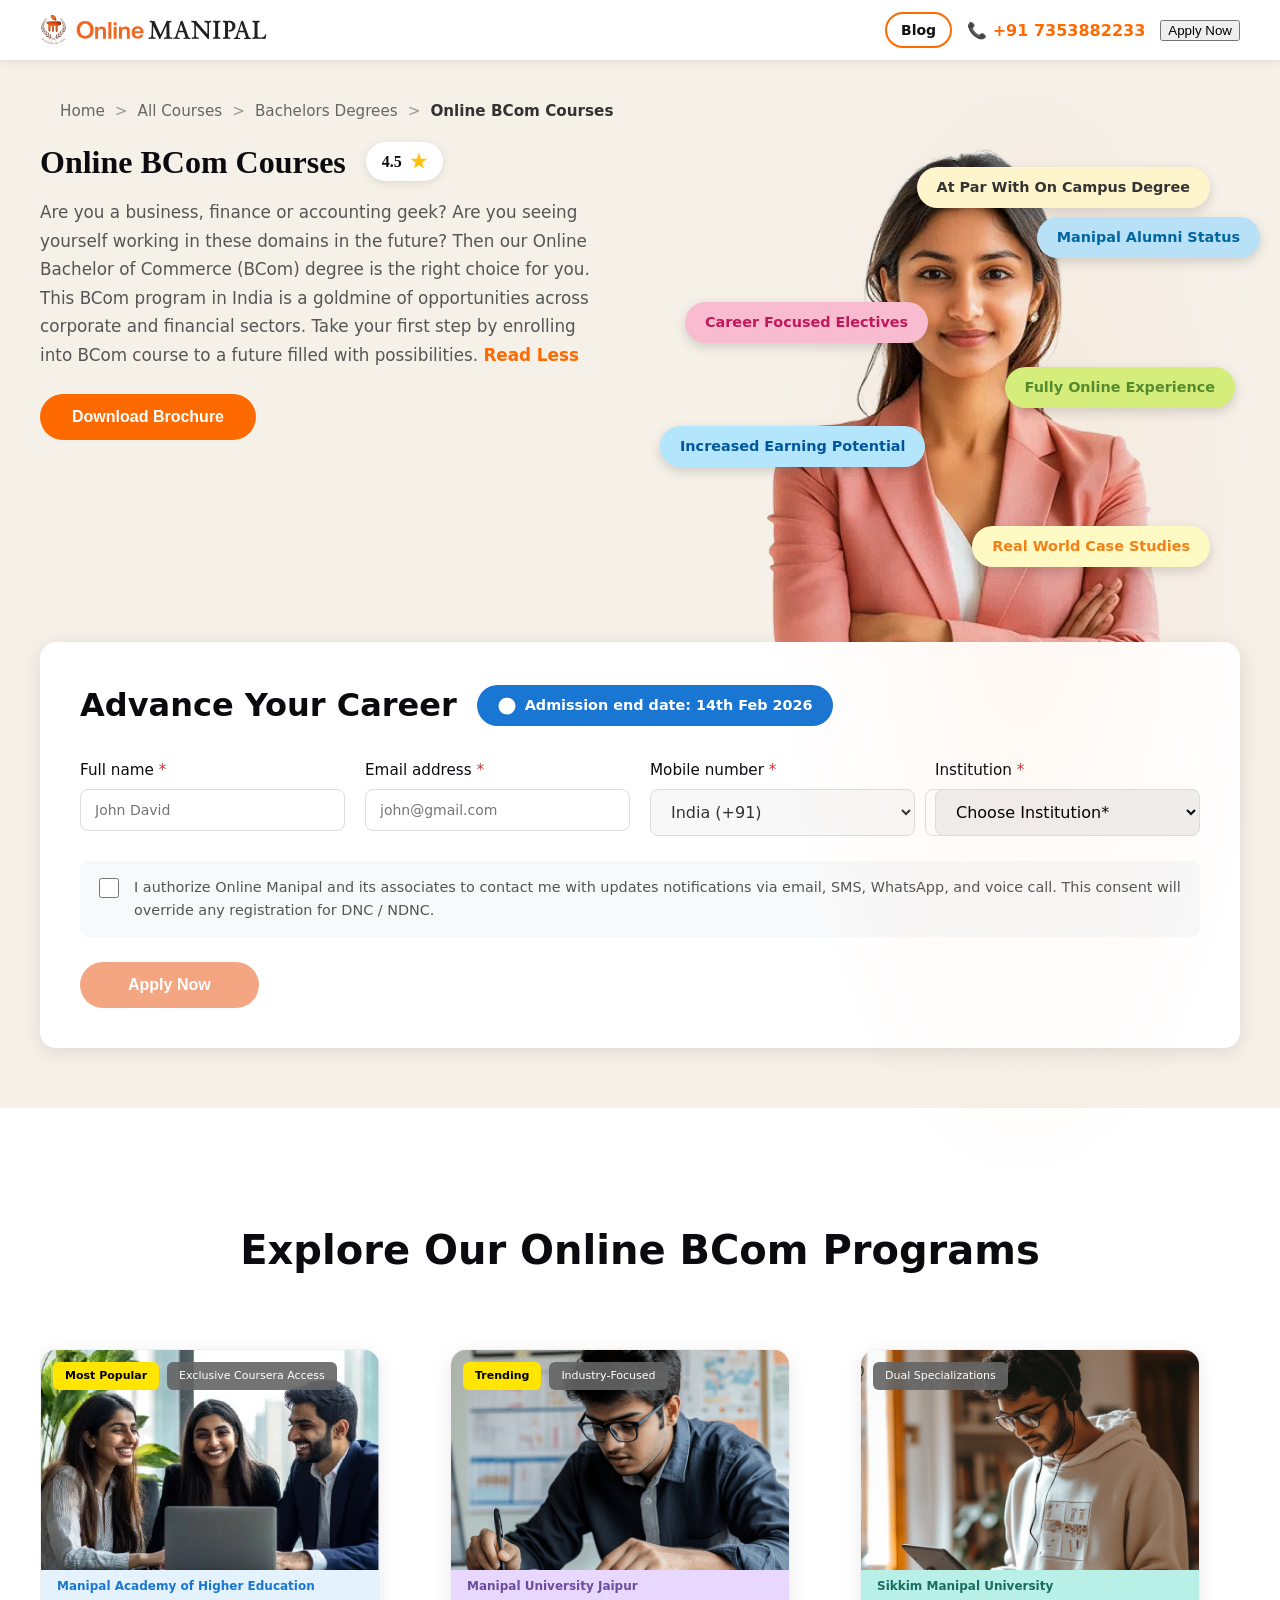
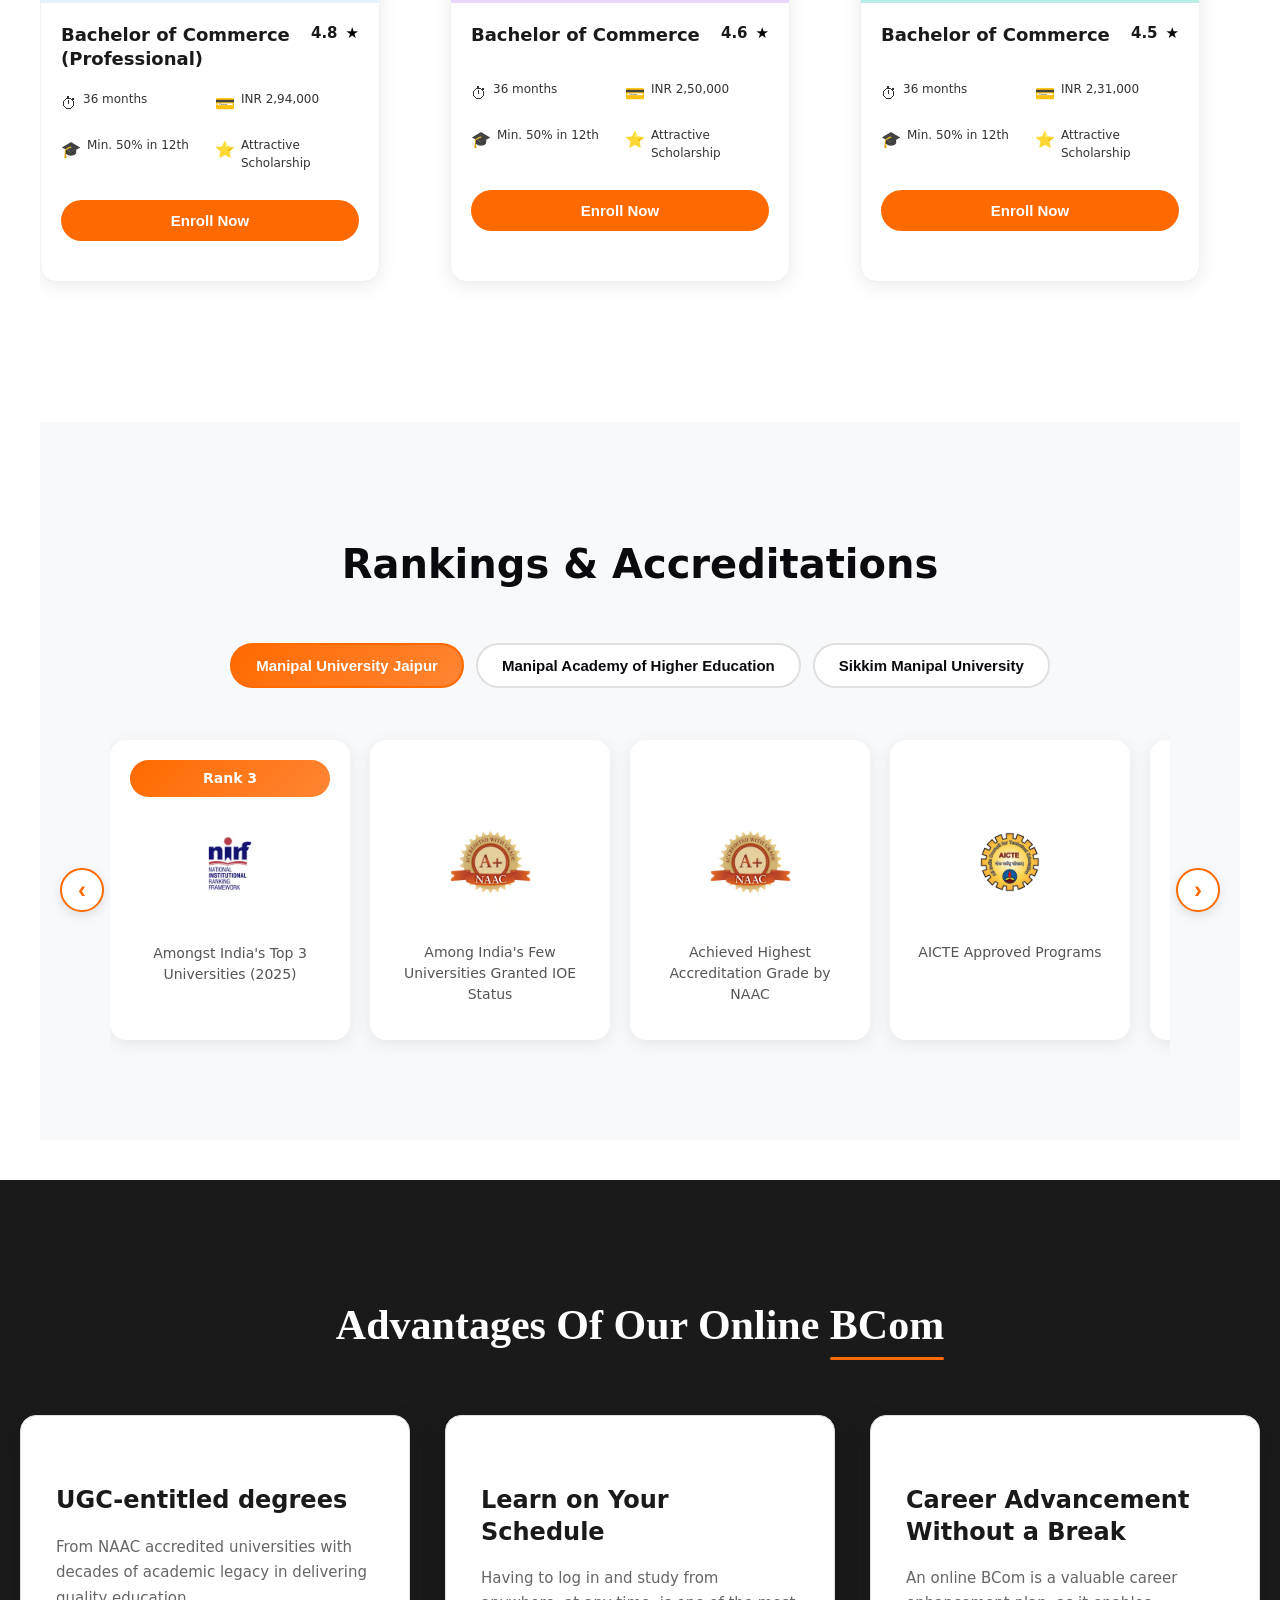
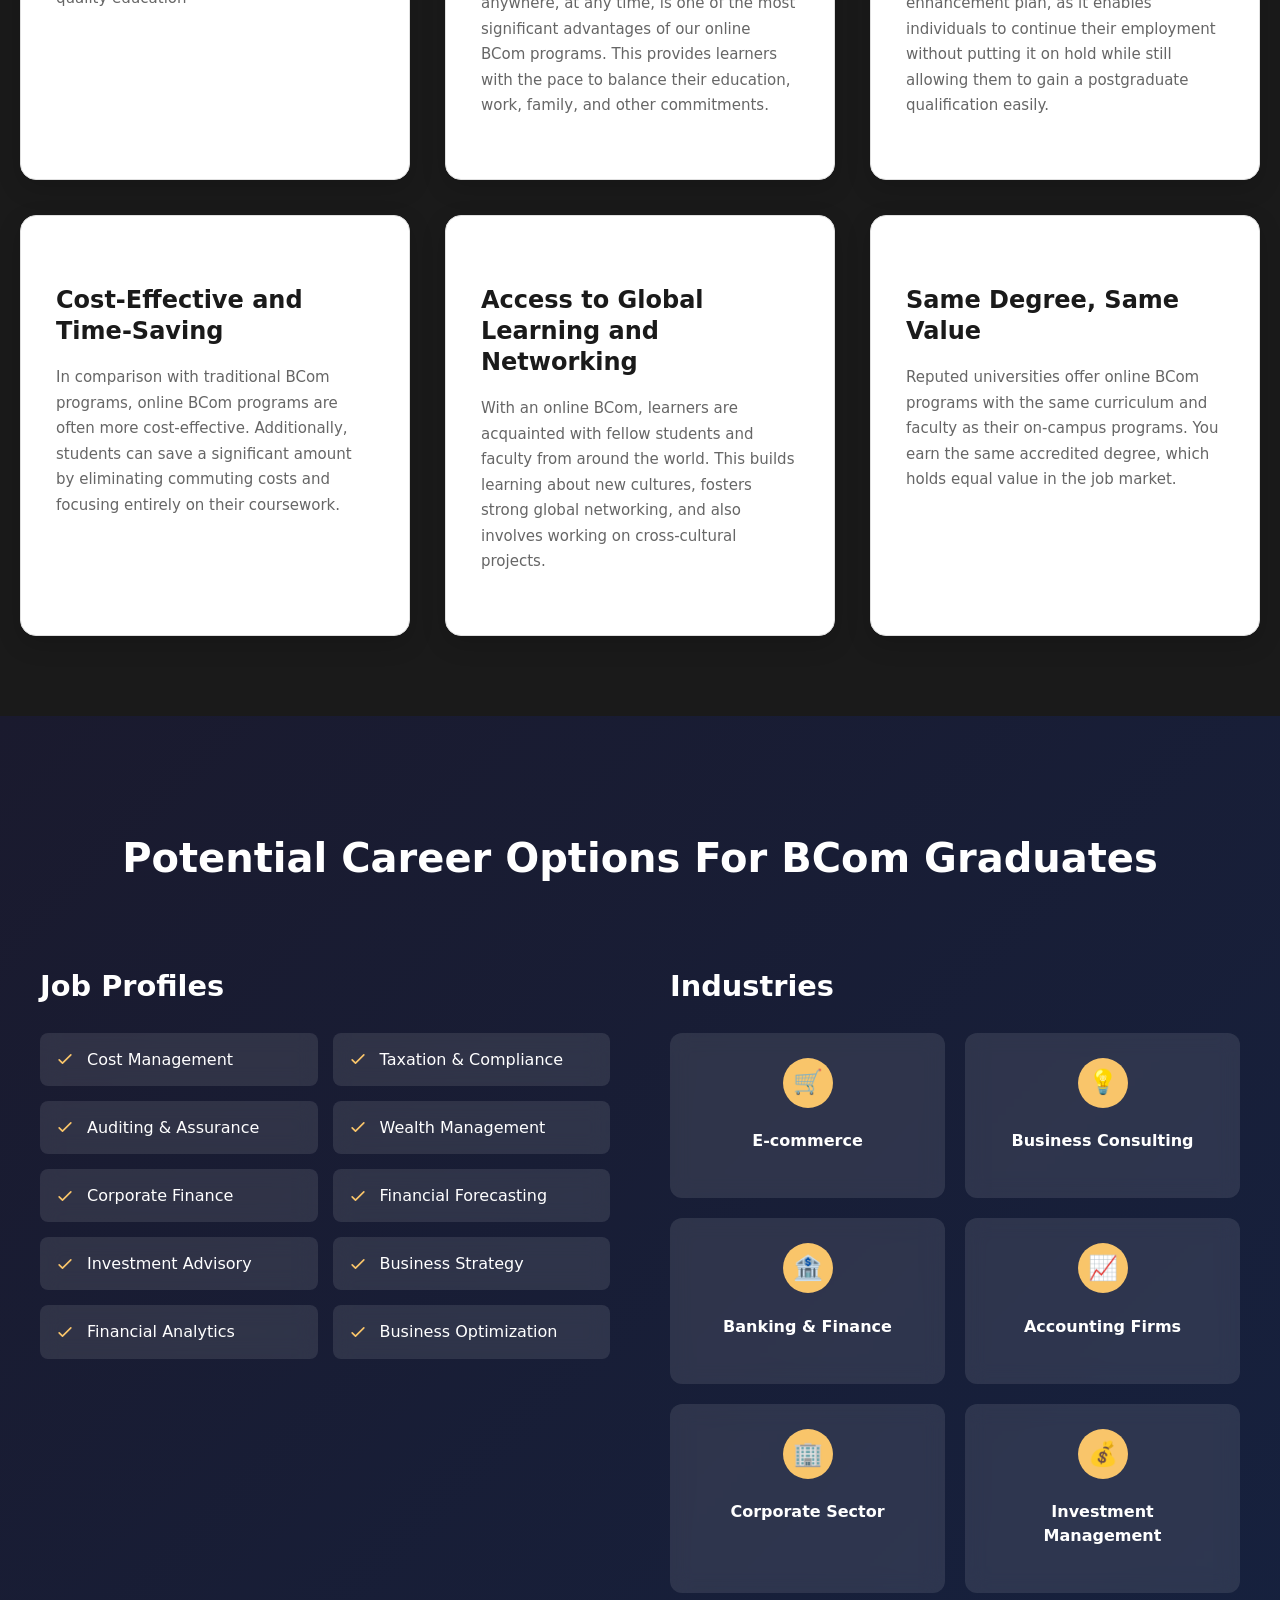
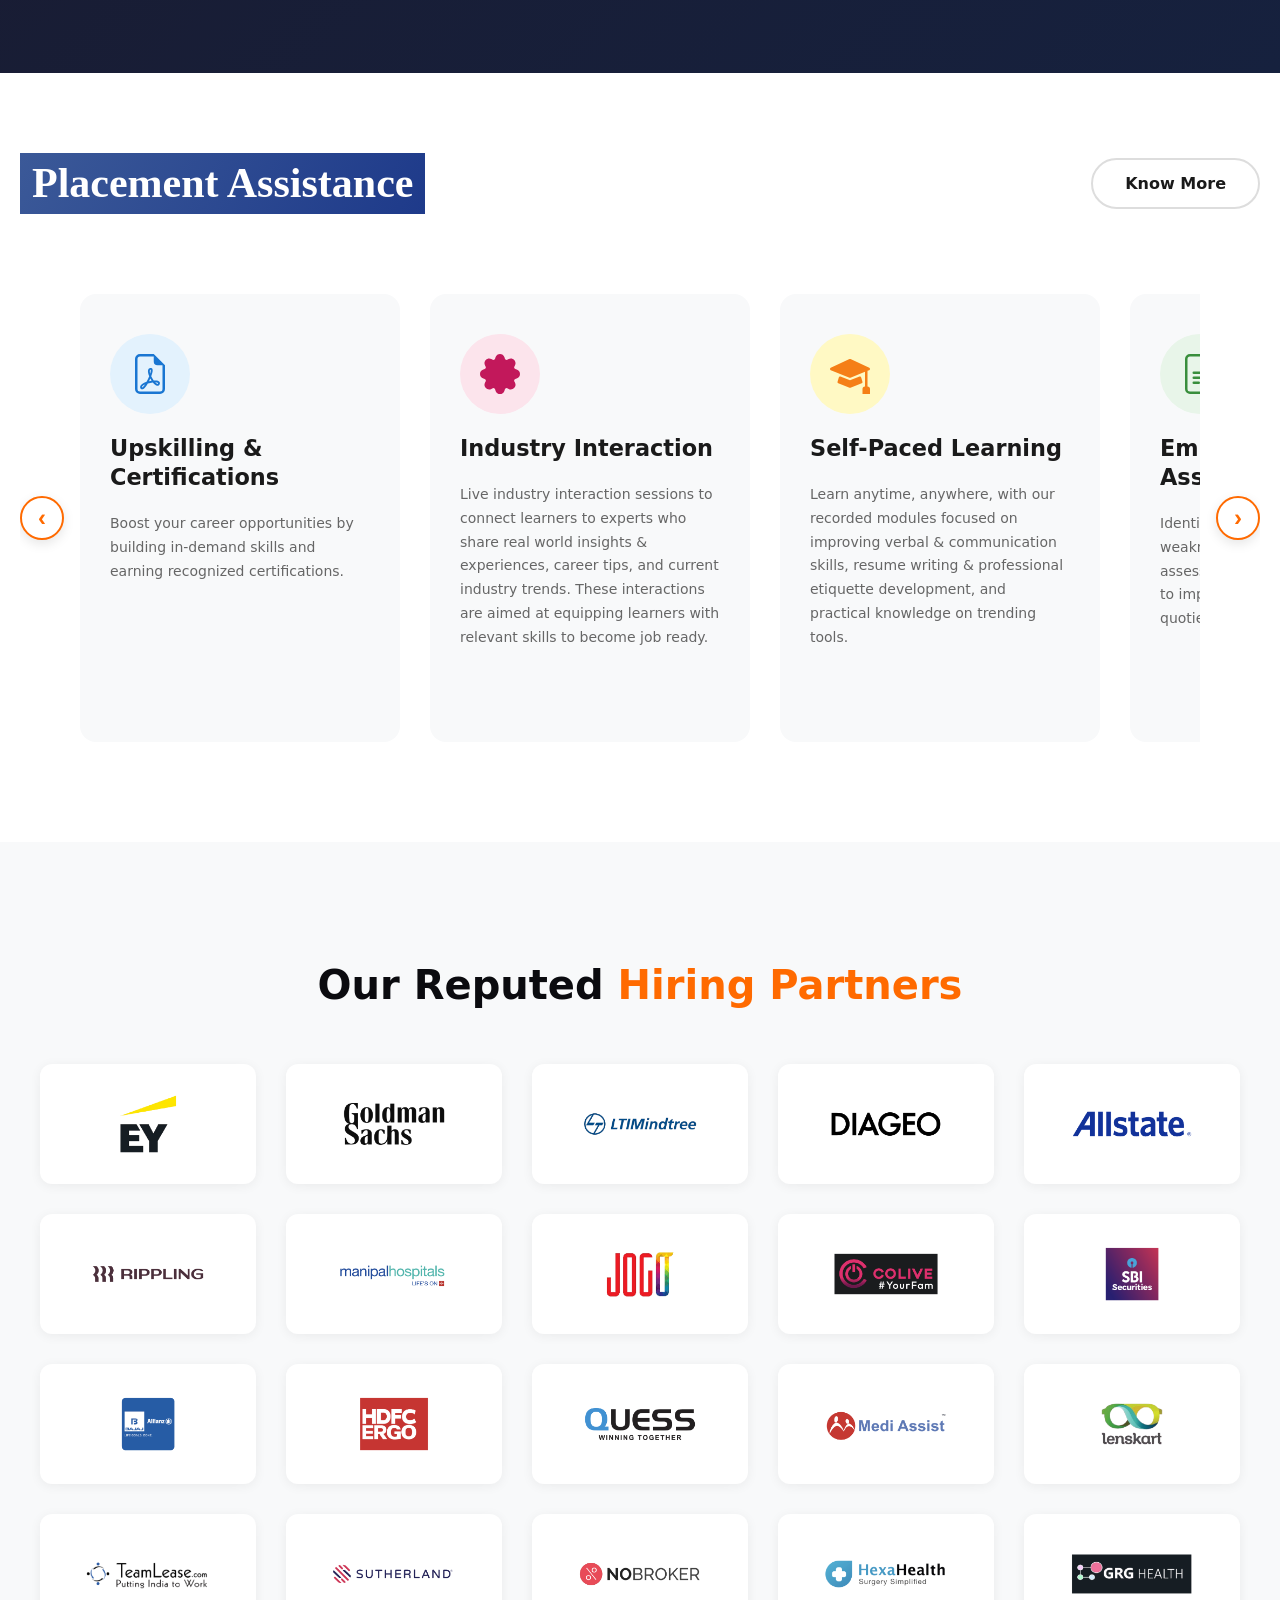
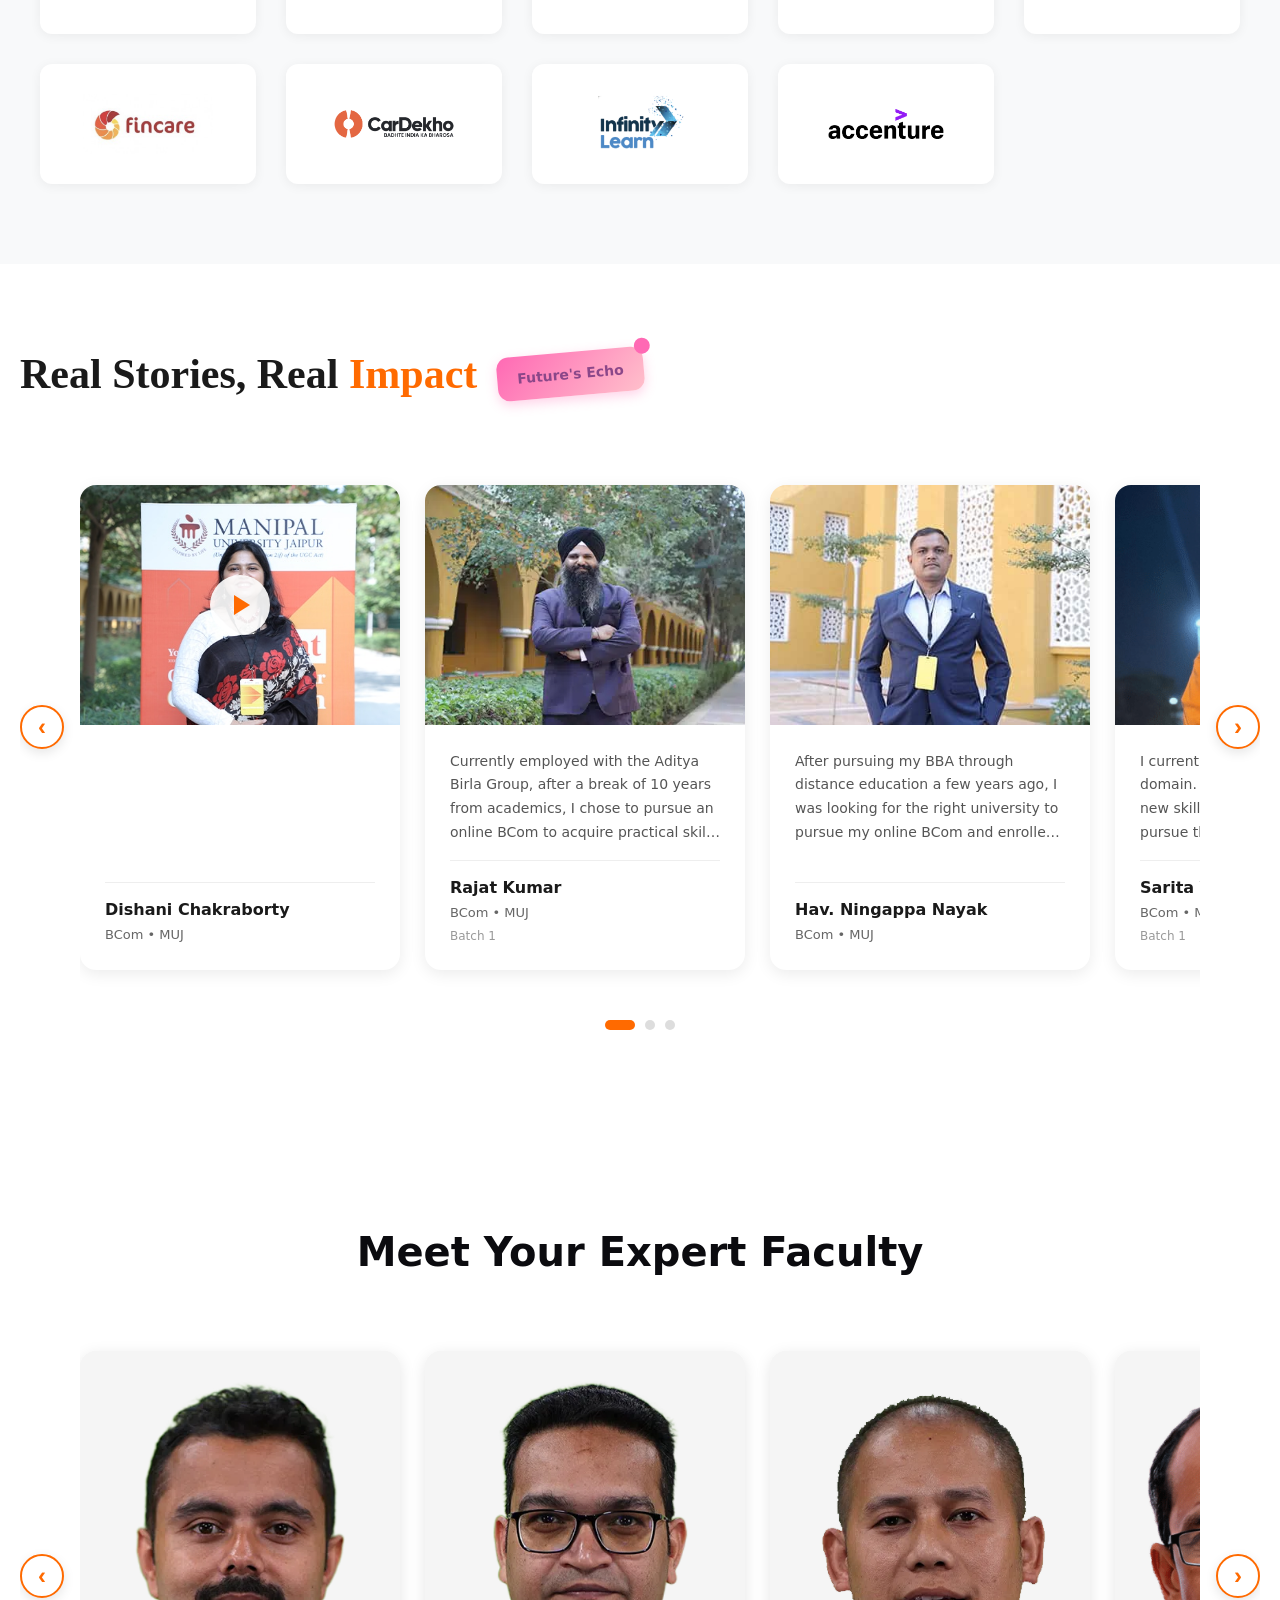
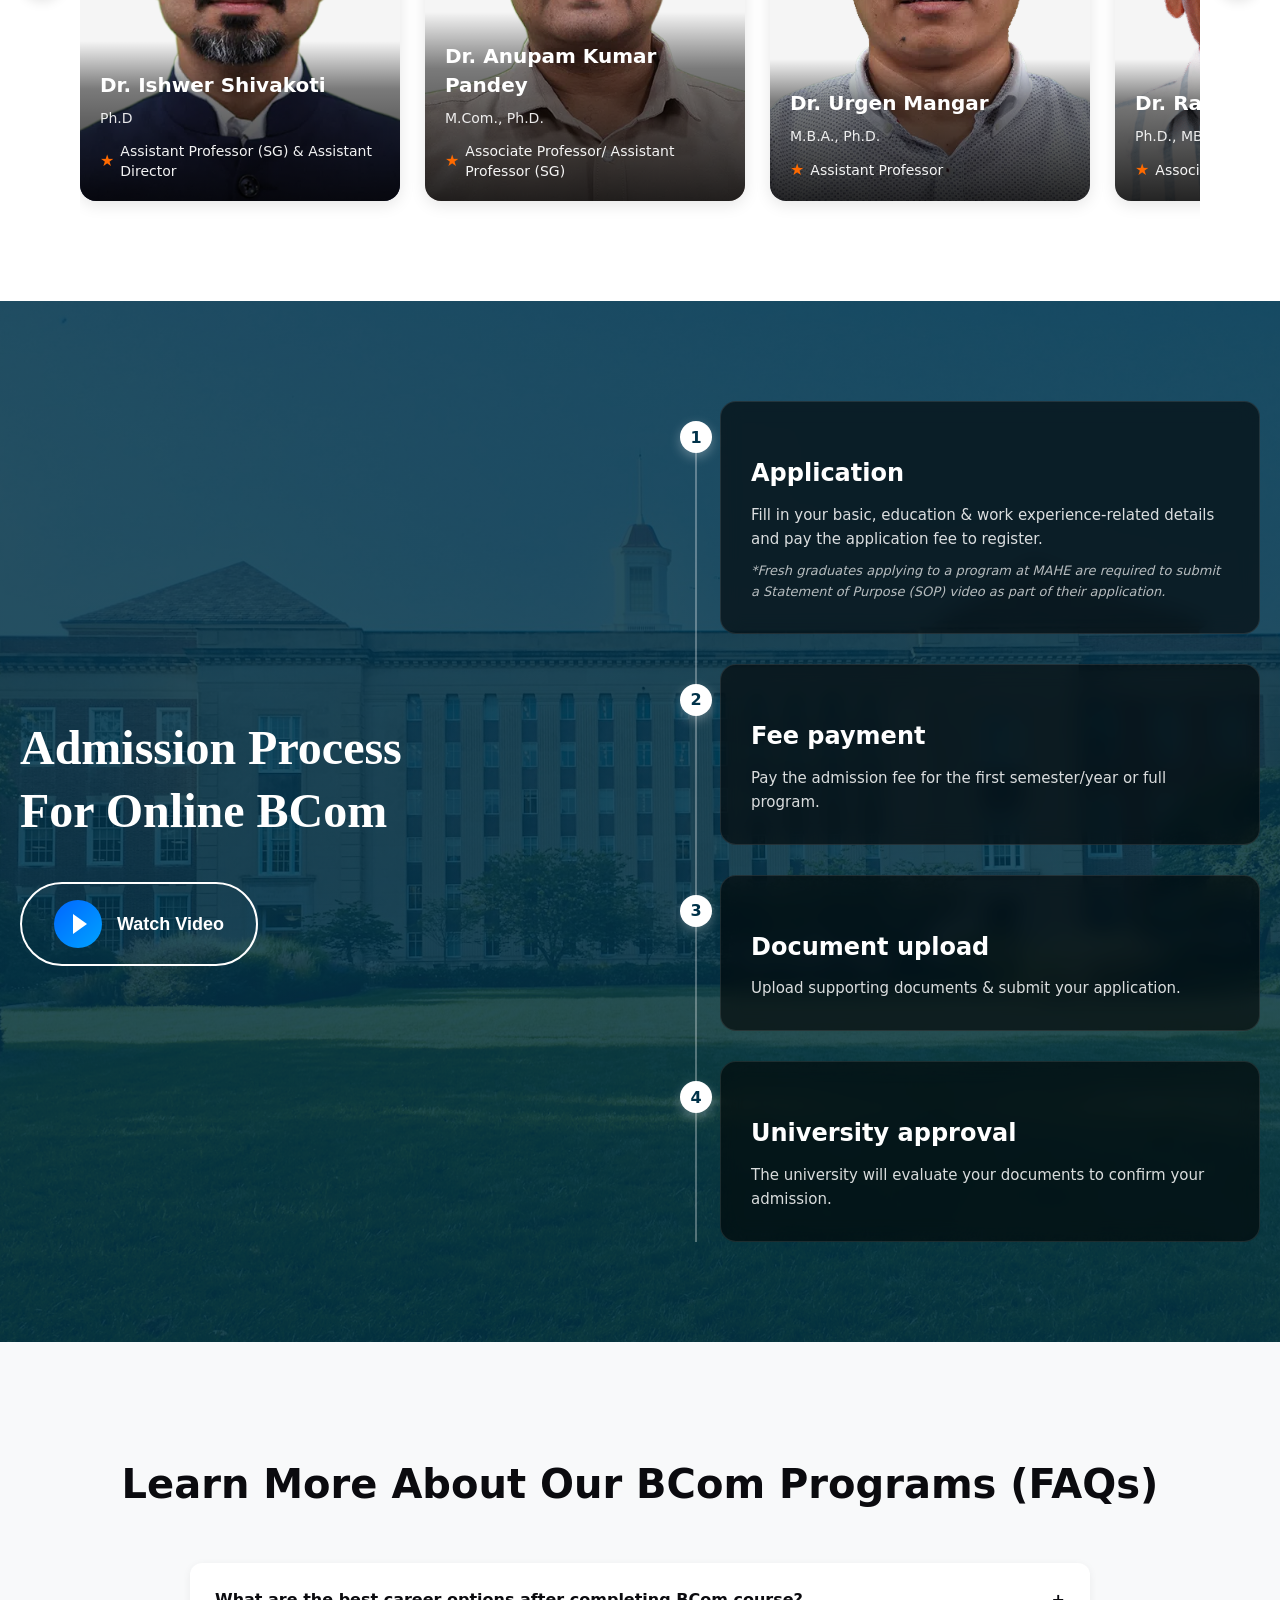
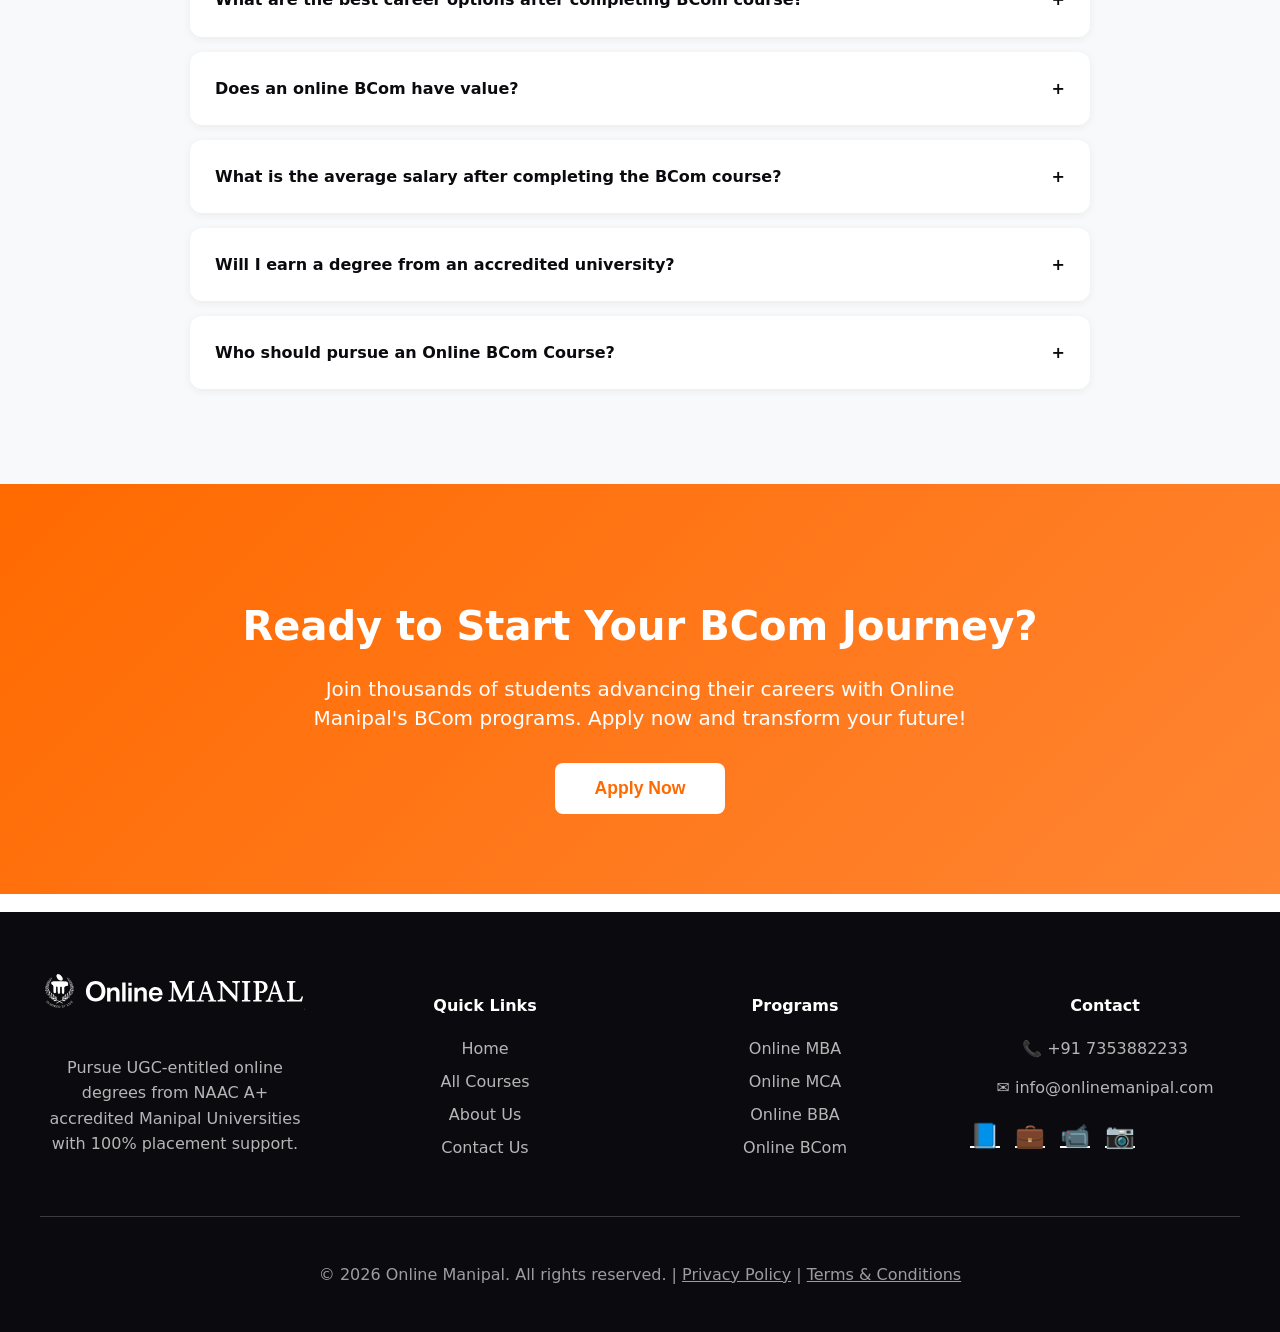
<file: bcom.html>
<!doctype html>
<html lang="en">
<head>
  <meta charset="utf-8" />
  <meta name="viewport" content="width=device-width,initial-scale=1" />

  <!-- SEO Meta Tags -->
  <meta name="description" content="Pursue Online BCom degree from UGC-entitled, NAAC A+ accredited Manipal Universities. Flexible learning with 100% placement support. Foundation for specialization in finance, taxation, HR & more." />
  <meta name="keywords" content="Online BCom, BCom online, Bachelor of Commerce online, BCom degree, online commerce degree, Manipal BCom, UGC approved BCom, NAAC accredited BCom, online bachelor degree commerce" />
  <meta name="author" content="Online Manipal" />
  <meta name="robots" content="index, follow" />
  <link rel="canonical" href="https://manipalonlineadmission.in/bcom.html" />
  
  <!-- Open Graph / Facebook -->
  <meta property="og:type" content="website" />
  <meta property="og:title" content="Online BCom Courses - UGC Entitled Degree | Manipal University" />
  <meta property="og:description" content="Advance your career with Online BCom degree from NAAC A+ accredited universities. Flexible learning with placement assistance." />
  <meta property="og:image" content="https://manipalonlineadmission.in/images/BCOM-SMU.png" />
  
  <title>Online BCom Courses - UGC Entitled Bachelor of Commerce | Online Manipal</title>
  
  <link rel="stylesheet" href="styles.css" />
  <link rel="icon" href="images/favicon.png" />
  
  <style>
    /* BCom Specific Styles */
    .breadcrumb {
      max-width: 1200px;
      margin: 0 auto;
      padding: 20px;
      display: flex;
      align-items: center;
      gap: 10px;
      font-size: 0.95rem;
      color: #666;
    }
    
    .breadcrumb a {
      color: #666;
      text-decoration: none;
      transition: color 0.3s;
    }
    
    .breadcrumb a:hover {
      color: var(--accent);
    }
    
    .breadcrumb span {
      color: #999;
    }
    
    .bcom-hero {
      background: #f5f0e8;
      color: #333;
      padding: 20px 20px 60px;
      position: relative;
      overflow: visible;
    }
    
    .bcom-hero::before {
      content: '';
      position: absolute;
      top: 50%;
      right: 0;
      width: 40%;
      height: 120%;
      transform: translateY(-50%);
      background: radial-gradient(ellipse at center, rgba(255,106,0,0.05) 0%, transparent 70%);
      pointer-events: none;
    }
    
    .hero-content {
      max-width: 1200px;
      margin: 0 auto;
      display: grid;
      grid-template-columns: 1fr 1fr;
      gap: 80px;
      align-items: start;
      position: relative;
      z-index: 1;
    }
    
    .hero-left h1 {
      font-size: 32px;
      font-weight: 600;
      margin-bottom: 15px;
      line-height: 1.2;
      color: var(--dark);
      display: flex;
      align-items: center;
      gap: 20px;
    }
    
    .rating-badge {
      display: inline-flex;
      align-items: center;
      gap: 8px;
      background: white;
      padding: 8px 16px;
      border-radius: 25px;
      font-size: 1rem;
      font-weight: 600;
      box-shadow: 0 2px 8px rgba(0,0,0,0.1);
    }
    
    .rating-badge .star {
      color: #ffc107;
      font-size: 1.2rem;
    }
    
    .hero-left .description {
      font-size: 1.05rem;
      line-height: 1.7;
      margin-bottom: 25px;
      color: #555;
    }
    
    .read-more-link {
      color: var(--accent);
      text-decoration: none;
      font-weight: 600;
      cursor: pointer;
    }
    
    .read-more-link:hover {
      text-decoration: underline;
    }
    
    .download-brochure-btn {
      display: inline-block;
      padding: 14px 32px;
      background: var(--accent);
      color: white;
      border: none;
      border-radius: 30px;
      font-size: 1rem;
      font-weight: 700;
      cursor: pointer;
      transition: all 0.3s;
      text-decoration: none;
    }
    
    .download-brochure-btn:hover {
      background: #e55d00;
      transform: translateY(-2px);
      box-shadow: 0 4px 12px rgba(255,106,0,0.3);
    }
    
    .hero-right {
      position: relative;
      display: flex;
      justify-content: center;
      align-items: center;
    }
    
    .hero-image-container {
      position: relative;
      width: 100%;
      max-width: 500px;
    }
    
    .hero-student-image {
      width: 100%;
      height: auto;
      display: block;
      position: relative;
      z-index: 1;
    }
    
    .floating-badge {
      position: absolute;
      padding: 10px 20px;
      border-radius: 25px;
      font-size: 0.9rem;
      font-weight: 600;
      box-shadow: 0 4px 12px rgba(0,0,0,0.15);
      white-space: nowrap;
      animation: float 3s ease-in-out infinite;
      z-index: 2;
    }
    
    @keyframes float {
      0%, 100% { transform: translateY(0px); }
      50% { transform: translateY(-10px); }
    }
    
    .badge-1 {
      top: 5%;
      right: 0;
      background: #fef5cd;
      color: #333;
      animation-delay: 0s;
    }
    
    .badge-2 {
      top: 15%;
      right: -10%;
      background: #b8e0f6;
      color: #0066a1;
      animation-delay: 0.5s;
    }
    
    .badge-3 {
      top: 32%;
      left: -5%;
      background: #f8bbd0;
      color: #c2185b;
      animation-delay: 1s;
    }
    
    .badge-4 {
      top: 45%;
      right: -5%;
      background: #d4ed7b;
      color: #558b2f;
      animation-delay: 1.5s;
    }
    
    .badge-5 {
      bottom: 35%;
      left: -10%;
      background: #b3e5fc;
      color: #01579b;
      animation-delay: 2s;
    }
    
    .badge-6 {
      bottom: 15%;
      right: 0;
      background: #fff9c4;
      color: #f57f17;
      animation-delay: 2.5s;
    }
    
    .form-section {
      max-width: 1200px;
      margin: 0px auto 0;
      background: white;
      padding: 40px;
      border-radius: 16px;
      box-shadow: 0 4px 20px rgba(0,0,0,0.1);
    }
    
    .form-header {
      display: flex;
      align-items: center;
      gap: 20px;
      margin-bottom: 30px;
      flex-wrap: wrap;
    }
    
    .form-header h2 {
      font-size: 2rem;
      font-weight: 700;
      color: var(--dark);
      margin: 0;
    }
    
    .admission-badge {
      display: inline-flex;
      align-items: center;
      gap: 8px;
      background: #1976d2;
      color: white;
      padding: 10px 20px;
      border-radius: 25px;
      font-size: 0.9rem;
      font-weight: 600;
    }
    
    .admission-badge svg {
      width: 20px;
      height: 20px;
    }
    
    .form-grid {
      display: grid;
      grid-template-columns: repeat(4, 1fr);
      gap: 20px;
      margin-bottom: 25px;
    }
    
    .form-group {
      margin-bottom: 0;
    }
    
    .form-group label {
      display: block;
      margin-bottom: 8px;
      color: var(--dark);
      font-weight: 500;
      font-size: 0.95rem;
    }
    
    .form-group label .required {
      color: #d32f2f;
    }
    
    .form-group input,
    .form-group select {
      width: 100%;
      padding: 12px 16px;
      border: 1px solid #ddd;
      border-radius: 8px;
      font-size: 1rem;
      transition: all 0.3s;
    }
    
    .form-group input:focus,
    .form-group select:focus {
      outline: none;
      border-color: var(--accent);
      box-shadow: 0 0 0 3px rgba(255,106,0,0.1);
    }
    
    .phone-input-wrapper {
      display: flex;
      gap: 10px;
    }
    
    .cc-select {
      padding: 12px 6px;
      border: 1px solid #ddd;
      border-radius: 8px;
      background: #f8f8f8;
      font-size: 0.9rem;
      font-family: inherit;
      color: #333;
      cursor: pointer;
      outline: none;
      width: 110px;
      flex-shrink: 0;
    }
    .cc-select:focus {
      border-color: var(--accent);
    }
    
    .consent-wrapper {
      display: flex;
      align-items: start;
      gap: 12px;
      margin-bottom: 25px;
      padding: 15px;
      background: #f8f9fa;
      border-radius: 8px;
    }
    
    .consent-wrapper input[type="checkbox"] {
      width: 20px;
      height: 20px;
      margin-top: 2px;
      cursor: pointer;
      flex-shrink: 0;
    }
    
    .consent-wrapper label {
      font-size: 0.9rem;
      line-height: 1.6;
      color: #555;
      margin: 0;
    }
    
    .apply-now-btn {
      padding: 14px 48px;
      background: #f4a582;
      color: white;
      border: none;
      border-radius: 30px;
      font-size: 1rem;
      font-weight: 700;
      cursor: pointer;
      transition: all 0.3s;
    }
    
    .apply-now-btn:hover {
      background: #e89469;
      transform: translateY(-2px);
      box-shadow: 0 4px 12px rgba(244,165,130,0.4);
    }
    
    .section {
      padding: 80px 20px;
    }
    
    .section-title {
      text-align: center;
      font-size: 2.5rem;
      font-weight: 700;
      margin-bottom: 50px;
      color: var(--dark);
    }
    
    .courses-grid {
      max-width: 1200px;
      margin: 0 auto;
      display: grid;
      grid-template-columns: repeat(auto-fit, minmax(350px, 1fr));
      gap: 30px;
    }
    
    .course-card {
      background: white;
      border-radius: 16px;
      overflow: hidden;
      box-shadow: 0 4px 20px rgba(0,0,0,0.08);
      transition: transform 0.3s, box-shadow 0.3s;
      border: 1px solid #f0f0f0;
    }
    
    .course-card:hover {
      transform: translateY(-8px);
      box-shadow: 0 12px 40px rgba(0,0,0,0.15);
    }
    
    .course-image {
      width: 100%;
      height: 220px;
      object-fit: cover;
    }
    
    .course-content {
      padding: 30px;
    }
    
    .course-badge {
      background: #e3f2fd;
      color: #1976d2;
      padding: 6px 12px;
      border-radius: 20px;
      font-size: 0.85rem;
      display: inline-block;
      margin-bottom: 15px;
      font-weight: 600;
    }
    
    .course-title {
      font-size: 1.5rem;
      font-weight: 700;
      margin-bottom: 15px;
      color: var(--dark);
    }
    
    .course-rating {
      display: flex;
      align-items: center;
      gap: 8px;
      margin-bottom: 15px;
    }
    
    .course-details {
      display: flex;
      gap: 20px;
      margin-bottom: 20px;
      flex-wrap: wrap;
    }
    
    .detail-item {
      display: flex;
      align-items: center;
      gap: 8px;
      color: #666;
      font-size: 0.95rem;
    }
    
    .course-fee {
      font-size: 1.75rem;
      font-weight: 700;
      color: var(--accent);
      margin-bottom: 20px;
    }
    
    .course-actions {
      display: flex;
      gap: 15px;
    }
    
    .btn-primary, .btn-secondary {
      padding: 12px 24px;
      border-radius: 8px;
      font-weight: 600;
      cursor: pointer;
      transition: all 0.3s;
      border: none;
      font-size: 1rem;
      flex: 1;
    }
    
    .btn-primary {
      background: var(--accent);
      color: white;
    }
    
    .btn-primary:hover {
      background: #e55d00;
      transform: translateY(-2px);
      box-shadow: 0 4px 12px rgba(255,106,0,0.3);
    }
    
    .btn-secondary {
      background: white;
      color: var(--accent);
      border: 2px solid var(--accent);
    }
    
    .btn-secondary:hover {
      background: var(--accent);
      color: white;
    }
    
    .rankings-section {
      background: #f8f9fa;
    }
    
    .rankings-grid {
      max-width: 1200px;
      margin: 0 auto;
      display: grid;
      grid-template-columns: repeat(auto-fit, minmax(250px, 1fr));
      gap: 30px;
    }
    
    .ranking-card {
      background: white;
      padding: 30px;
      border-radius: 12px;
      text-align: center;
      box-shadow: 0 2px 12px rgba(0,0,0,0.06);
    }
    
    .ranking-card img {
      height: 80px;
      margin-bottom: 20px;
    }
    
    .advantages-section {
      background: #1a1a1a;
      padding: 80px 20px;
    }
    
    .advantages-section .section-title {
      color: white;
      font-family: 'Playfair Display', serif;
      font-size: 42px;
      text-align: center;
      margin-bottom: 60px;
    }
    
    .advantages-section .section-title .highlight {
      position: relative;
      display: inline-block;
    }
    
    .advantages-section .section-title .highlight::after {
      content: '';
      position: absolute;
      bottom: -5px;
      left: 0;
      right: 0;
      height: 3px;
      background: var(--accent);
      border-radius: 2px;
    }
    
    .advantages-grid {
      max-width: 1400px;
      margin: 0 auto;
      display: grid;
      grid-template-columns: repeat(3, 1fr);
      gap: 35px;
    }
    
    .advantage-card {
      background: white;
      padding: 45px 35px;
      border-radius: 16px;
      transition: transform 0.3s, box-shadow 0.3s;
      box-shadow: 0 8px 24px rgba(0,0,0,0.15);
    }
    
    .advantage-card:hover {
      transform: translateY(-8px);
      box-shadow: 0 12px 32px rgba(0,0,0,0.25);
    }
    
    .advantage-card h3 {
      font-size: 1.5rem;
      margin-bottom: 18px;
      color: #1a1a1a;
      font-weight: 700;
      line-height: 1.3;
    }
    
    .advantage-card p {
      color: #666;
      line-height: 1.7;
      font-size: 15px;
    }
    
    .career-section {
      background: linear-gradient(135deg, #1a1a2e 0%, #16213e 100%);
      color: white;
    }
    
    .career-content {
      max-width: 1200px;
      margin: 0 auto;
      display: grid;
      grid-template-columns: 1fr 1fr;
      gap: 60px;
    }
    
    .career-list {
      display: grid;
      grid-template-columns: repeat(2, 1fr);
      gap: 15px;
    }
    
    .career-item {
      display: flex;
      align-items: center;
      gap: 12px;
      padding: 15px;
      background: rgba(255,255,255,0.1);
      border-radius: 8px;
      backdrop-filter: blur(10px);
    }
    
    .career-item svg {
      width: 20px;
      height: 20px;
      color: var(--gold);
      flex-shrink: 0;
    }
    
    .industries-grid {
      display: grid;
      grid-template-columns: repeat(2, 1fr);
      gap: 20px;
    }
    
    .industry-card {
      background: rgba(255,255,255,0.1);
      padding: 25px;
      border-radius: 12px;
      text-align: center;
      backdrop-filter: blur(10px);
    }
    
    .industry-icon {
      width: 50px;
      height: 50px;
      margin: 0 auto 15px;
      background: var(--gold);
      border-radius: 50%;
      display: flex;
      align-items: center;
      justify-content: center;
      font-size: 1.5rem;
    }
    
    .placement-section {
      background: white;
      padding: 80px 20px;
    }
    
    .placement-header {
      max-width: 1400px;
      margin: 0 auto 60px;
      display: flex;
      justify-content: space-between;
      align-items: center;
    }
    
    .placement-header .section-title {
      font-family: 'Playfair Display', serif;
      font-size: 42px;
      font-weight: 700;
      margin: 0;
      color: #1a1a1a;
    }
    
    .placement-header .section-title .highlight {
      background: linear-gradient(120deg, #3b5998 0%, #1e3a8a 100%);
      color: white;
      padding: 0 12px;
      display: inline-block;
    }
    
    .know-more-btn {
      background: white;
      color: #1a1a1a;
      border: 2px solid #ddd;
      border-radius: 30px;
      padding: 12px 32px;
      font-size: 16px;
      font-weight: 600;
      cursor: pointer;
      transition: all 0.3s;
      text-decoration: none;
      display: inline-block;
    }
    
    .know-more-btn:hover {
      background: #f5f5f5;
      border-color: #bbb;
    }
    
    .placement-grid {
      max-width: 1400px;
      margin: 0 auto;
      position: relative;
      overflow: hidden;
      padding: 0 60px;
    }
    
    .placement-scroll-container {
      display: flex;
      gap: 30px;
      overflow-x: auto;
      scroll-behavior: smooth;
      scrollbar-width: none;
      padding: 20px 0;
    }
    
    .placement-scroll-container::-webkit-scrollbar {
      display: none;
    }
    
    .placement-card {
      min-width: 320px;
      max-width: 320px;
      background: #f8f9fa;
      padding: 40px 30px;
      border-radius: 16px;
      transition: transform 0.3s, box-shadow 0.3s;
      display: flex;
      flex-direction: column;
      gap: 20px;
      flex-shrink: 0;
    }
    
    .placement-card:hover {
      transform: translateY(-8px);
      box-shadow: 0 12px 32px rgba(0,0,0,0.12);
    }
    
    .placement-scroll-btn {
      position: absolute;
      top: 50%;
      transform: translateY(-50%);
      background: white;
      border: 2px solid var(--accent);
      color: var(--accent);
      border-radius: 50%;
      width: 44px;
      height: 44px;
      display: flex;
      align-items: center;
      justify-content: center;
      cursor: pointer;
      font-size: 24px;
      font-weight: bold;
      z-index: 10;
      transition: all 0.3s ease;
      box-shadow: 0 4px 12px rgba(0,0,0,0.1);
    }
    
    .placement-scroll-btn:hover {
      background: var(--accent);
      color: white;
      transform: translateY(-50%) scale(1.1);
      box-shadow: 0 6px 16px rgba(0,0,0,0.15);
    }
    
    .placement-scroll-btn.left {
      left: 0;
    }
    
    .placement-scroll-btn.right {
      right: 0;
    }
    
    .placement-icon {
      width: 80px;
      height: 80px;
      border-radius: 50%;
      display: flex;
      align-items: center;
      justify-content: center;
      margin: 0;
      font-size: 2rem;
    }
    
    .placement-icon.icon-blue {
      background: #e3f2fd;
      color: #1976d2;
    }
    
    .placement-icon.icon-pink {
      background: #fce4ec;
      color: #c2185b;
    }
    
    .placement-icon.icon-yellow {
      background: #fff9c4;
      color: #f57f17;
    }
    
    .placement-icon.icon-green {
      background: #e8f5e9;
      color: #388e3c;
    }
    
    .placement-icon.icon-purple {
      background: #ede7f6;
      color: #5e35b1;
    }
    
    .placement-icon.icon-orange {
      background: #fff3e0;
      color: #e65100;
    }
    
    .placement-card h3 {
      font-size: 1.4rem;
      margin: 0;
      color: #1a1a1a;
      font-weight: 700;
      line-height: 1.3;
    }
    
    .placement-card p {
      color: #666;
      line-height: 1.7;
      font-size: 14px;
      margin: 0;
    }
    
    .testimonial-section {
      background: white;
      padding: 80px 20px;
    }
    
    .testimonial-header {
      max-width: 1400px;
      margin: 0 auto 60px;
      display: flex;
      align-items: center;
      gap: 20px;
    }
    
    .testimonial-header .section-title {
      font-family: 'Playfair Display', serif;
      font-size: 42px;
      font-weight: 700;
      margin: 0;
      color: #1a1a1a;
    }
    
    .testimonial-header .section-title .highlight {
      color: var(--accent);
    }
    
    .futures-echo-badge {
      background: linear-gradient(135deg, #ff69b4 0%, #ffc0cb 100%);
      color: #8b4789;
      padding: 12px 20px;
      border-radius: 12px;
      font-size: 14px;
      font-weight: 600;
      position: relative;
      box-shadow: 0 4px 12px rgba(255,105,180,0.3);
      transform: rotate(-5deg);
    }
    
    .futures-echo-badge::before {
      content: '';
      position: absolute;
      top: -8px;
      right: -8px;
      width: 16px;
      height: 16px;
      background: #ff69b4;
      border-radius: 50%;
    }
    
    .testimonial-slider-container {
      max-width: 1400px;
      margin: 0 auto;
      position: relative;
      overflow: hidden;
      padding: 0 60px;
    }
    
    .testimonial-slider {
      display: flex;
      gap: 25px;
      overflow-x: auto;
      scroll-behavior: smooth;
      scrollbar-width: none;
      padding: 20px 0;
    }
    
    .testimonial-slider::-webkit-scrollbar {
      display: none;
    }
    
    .testimonial-card {
      min-width: 320px;
      max-width: 320px;
      background: white;
      border-radius: 16px;
      overflow: hidden;
      box-shadow: 0 4px 16px rgba(0,0,0,0.08);
      transition: transform 0.3s, box-shadow 0.3s;
      flex-shrink: 0;
      display: flex;
      flex-direction: column;
    }
    
    .testimonial-card:hover {
      transform: translateY(-6px);
      box-shadow: 0 8px 24px rgba(0,0,0,0.12);
    }
    
    .testimonial-image-wrap {
      position: relative;
      width: 100%;
      height: 240px;
      overflow: hidden;
    }
    
    .testimonial-image-wrap img {
      width: 100%;
      height: 100%;
      object-fit: cover;
    }
    
    .video-play-btn {
      position: absolute;
      top: 50%;
      left: 50%;
      transform: translate(-50%, -50%);
      width: 60px;
      height: 60px;
      background: rgba(255,255,255,0.9);
      border-radius: 50%;
      display: flex;
      align-items: center;
      justify-content: center;
      cursor: pointer;
      transition: all 0.3s;
    }
    
    .video-play-btn:hover {
      transform: translate(-50%, -50%) scale(1.1);
      background: white;
    }
    
    .video-play-btn::after {
      content: '';
      width: 0;
      height: 0;
      border-left: 16px solid var(--accent);
      border-top: 10px solid transparent;
      border-bottom: 10px solid transparent;
      margin-left: 4px;
    }
    
    .testimonial-content {
      padding: 25px;
      display: flex;
      flex-direction: column;
      gap: 15px;
      flex-grow: 1;
    }
    
    .testimonial-text {
      font-size: 14px;
      line-height: 1.7;
      color: #555;
      margin: 0;
      display: -webkit-box;
      -webkit-line-clamp: 4;
      -webkit-box-orient: vertical;
      overflow: hidden;
    }
    
    .read-more-btn {
      color: var(--accent);
      font-weight: 600;
      font-size: 14px;
      border: none;
      background: none;
      cursor: pointer;
      text-align: left;
      padding: 0;
      text-decoration: underline;
    }
    
    .testimonial-author {
      display: flex;
      flex-direction: column;
      gap: 5px;
      margin-top: auto;
      padding-top: 15px;
      border-top: 1px solid #eee;
    }
    
    .author-name {
      font-size: 16px;
      font-weight: 700;
      color: #1a1a1a;
      margin: 0;
    }
    
    .author-course {
      font-size: 13px;
      color: #666;
      margin: 0;
    }
    
    .author-batch {
      font-size: 12px;
      color: #999;
      margin: 0;
    }
    
    .testimonial-nav-btn {
      position: absolute;
      top: 50%;
      transform: translateY(-50%);
      background: white;
      border: 2px solid var(--accent);
      color: var(--accent);
      border-radius: 50%;
      width: 44px;
      height: 44px;
      display: flex;
      align-items: center;
      justify-content: center;
      cursor: pointer;
      font-size: 24px;
      font-weight: bold;
      z-index: 10;
      transition: all 0.3s ease;
      box-shadow: 0 4px 12px rgba(0,0,0,0.1);
    }
    
    .testimonial-nav-btn:hover {
      background: var(--accent);
      color: white;
      transform: translateY(-50%) scale(1.1);
      box-shadow: 0 6px 16px rgba(0,0,0,0.15);
    }
    
    .testimonial-nav-btn.left {
      left: 0;
    }
    
    .testimonial-nav-btn.right {
      right: 0;
    }
    
    .testimonial-dots {
      display: flex;
      justify-content: center;
      gap: 10px;
      margin-top: 30px;
    }
    
    .testimonial-dot {
      width: 10px;
      height: 10px;
      border-radius: 50%;
      background: #ddd;
      cursor: pointer;
      transition: all 0.3s;
    }
    
    .testimonial-dot.active {
      background: var(--accent);
      width: 30px;
      border-radius: 5px;
    }
    }
    
    .testimonial-author {
      display: flex;
      align-items: center;
      justify-content: center;
      gap: 20px;
    }
    
    .author-image {
      width: 70px;
      height: 70px;
      border-radius: 50%;
      object-fit: cover;
    }
    
    .author-info h4 {
      margin-bottom: 5px;
      color: var(--dark);
    }
    
    .author-info p {
      color: #666;
      font-size: 0.95rem;
    }
    
    .faculty-section {
      background: white;
      padding: 80px 20px;
    }
    
    .faculty-container {
      max-width: 1400px;
      margin: 0 auto;
      position: relative;
      overflow: hidden;
      padding: 0 60px;
    }
    
    .faculty-slider {
      display: flex;
      gap: 25px;
      overflow-x: auto;
      scroll-behavior: smooth;
      scrollbar-width: none;
      padding: 20px 0;
    }
    
    .faculty-slider::-webkit-scrollbar {
      display: none;
    }
    
    .faculty-card {
      min-width: 320px;
      max-width: 320px;
      flex-shrink: 0;
      position: relative;
      border-radius: 16px;
      overflow: hidden;
      box-shadow: 0 4px 16px rgba(0,0,0,0.1);
      transition: transform 0.3s, box-shadow 0.3s;
      background: #f5f5f5;
    }
    
    .faculty-card:hover {
      transform: translateY(-8px);
      box-shadow: 0 8px 24px rgba(0,0,0,0.15);
    }
    
    .faculty-image-wrapper {
      position: relative;
      width: 100%;
      height: 450px;
    }
    
    .faculty-image {
      width: 100%;
      height: 100%;
      object-fit: cover;
      display: block;
    }
    
    .faculty-overlay {
      position: absolute;
      bottom: 0;
      left: 0;
      right: 0;
      background: linear-gradient(to top, rgba(0, 0, 0, 0.85) 0%, rgba(0, 0, 0, 0.5) 70%, transparent 100%);
      padding: 30px 20px 20px;
      color: white;
    }
    
    .faculty-name {
      font-size: 20px;
      font-weight: 700;
      margin: 0 0 8px 0;
      color: white;
    }
    
    .faculty-credentials {
      font-size: 14px;
      color: rgba(255, 255, 255, 0.9);
      margin: 0 0 12px 0;
    }
    
    .faculty-role {
      font-size: 14px;
      color: rgba(255, 255, 255, 0.95);
      margin: 0;
      display: flex;
      align-items: center;
      gap: 6px;
    }
    
    .faculty-role::before {
      content: '★';
      color: var(--accent);
      font-size: 16px;
    }
    
    .faculty-nav-btn {
      position: absolute;
      top: 50%;
      transform: translateY(-50%);
      background: white;
      border: 2px solid var(--accent);
      color: var(--accent);
      border-radius: 50%;
      width: 44px;
      height: 44px;
      display: flex;
      align-items: center;
      justify-content: center;
      cursor: pointer;
      font-size: 24px;
      font-weight: bold;
      z-index: 10;
      transition: all 0.3s ease;
      box-shadow: 0 4px 12px rgba(0,0,0,0.1);
    }
    
    .faculty-nav-btn:hover {
      background: var(--accent);
      color: white;
      transform: translateY(-50%) scale(1.1);
      box-shadow: 0 6px 16px rgba(0,0,0,0.15);
    }
    
    .faculty-nav-btn.left {
      left: 0;
    }
    
    .faculty-nav-btn.right {
      right: 0;
    }
    
    .admission-process-section {
      background: linear-gradient(rgba(0, 50, 73, 0.85), rgba(0, 50, 73, 0.85)), url('images/university-building.jpg') center/cover no-repeat;
      padding: 100px 20px;
      position: relative;
      overflow: hidden;
    }
    
    .admission-container {
      max-width: 1400px;
      margin: 0 auto;
      display: grid;
      grid-template-columns: 1fr 1fr;
      gap: 80px;
      align-items: center;
    }
    
    .admission-left {
      color: white;
    }
    
    .admission-title {
      font-family: 'Playfair Display', serif;
      font-size: 48px;
      font-weight: 700;
      line-height: 1.3;
      margin-bottom: 40px;
      color: white;
    }
    
    .watch-video-btn {
      display: inline-flex;
      align-items: center;
      gap: 15px;
      padding: 16px 32px;
      background: transparent;
      border: 2px solid white;
      border-radius: 50px;
      color: white;
      font-size: 18px;
      font-weight: 600;
      cursor: pointer;
      transition: all 0.3s ease;
    }
    
    .watch-video-btn:hover {
      background: white;
      color: #003249;
      transform: translateY(-3px);
      box-shadow: 0 8px 20px rgba(255,255,255,0.2);
    }
    
    .play-icon-wrapper {
      width: 48px;
      height: 48px;
      background: linear-gradient(135deg, #0066ff 0%, #00a3ff 100%);
      border-radius: 50%;
      display: flex;
      align-items: center;
      justify-content: center;
      position: relative;
    }
    
    .play-icon-wrapper::after {
      content: '';
      width: 0;
      height: 0;
      border-left: 14px solid white;
      border-top: 10px solid transparent;
      border-bottom: 10px solid transparent;
      margin-left: 4px;
    }
    
    .admission-timeline {
      position: relative;
      padding-left: 40px;
    }
    
    .timeline-line {
      position: absolute;
      left: 15px;
      top: 40px;
      bottom: 0;
      width: 2px;
      background: rgba(255, 255, 255, 0.3);
    }
    
    .timeline-step {
      position: relative;
      margin-bottom: 30px;
    }
    
    .timeline-step:last-child {
      margin-bottom: 0;
    }
    
    .step-number-circle {
      position: absolute;
      left: -40px;
      top: 20px;
      width: 32px;
      height: 32px;
      background: white;
      border-radius: 50%;
      display: flex;
      align-items: center;
      justify-content: center;
      color: #003249;
      font-size: 16px;
      font-weight: 700;
      z-index: 2;
      box-shadow: 0 4px 12px rgba(255, 255, 255, 0.3);
    }
    
    .step-content-card {
      background: rgba(0, 0, 0, 0.6);
      backdrop-filter: blur(10px);
      border: 1px solid rgba(255, 255, 255, 0.1);
      border-radius: 16px;
      padding: 30px;
      transition: all 0.3s ease;
    }
    
    .step-content-card:hover {
      background: rgba(0, 0, 0, 0.75);
      border-color: rgba(255, 255, 255, 0.2);
      transform: translateX(10px);
    }
    
    .step-title {
      font-size: 24px;
      font-weight: 700;
      color: white;
      margin-bottom: 12px;
    }
    
    .step-description {
      color: rgba(255, 255, 255, 0.85);
      line-height: 1.6;
      font-size: 15px;
      margin: 0;
    }
    
    .step-description em {
      display: block;
      margin-top: 10px;
      font-size: 13px;
      font-style: italic;
      color: rgba(255, 255, 255, 0.7);
    }
    
    .faq-container {
      max-width: 900px;
      margin: 0 auto;
    }
    
    .faq-item {
      background: white;
      margin-bottom: 15px;
      border-radius: 12px;
      overflow: hidden;
      box-shadow: 0 2px 8px rgba(0,0,0,0.06);
    }
    
    .faq-question {
      padding: 25px;
      cursor: pointer;
      display: flex;
      justify-content: space-between;
      align-items: center;
      font-weight: 600;
      color: var(--dark);
      transition: background 0.3s;
    }
    
    .faq-question:hover {
      background: #f8f9fa;
    }
    
    .faq-answer {
      padding: 0 25px;
      max-height: 0;
      overflow: hidden;
      transition: all 0.3s;
      color: #666;
      line-height: 1.7;
    }
    
    .faq-item.active .faq-answer {
      padding: 0 25px 25px;
      max-height: 500px;
    }
    
    .partners-grid {
      max-width: 1200px;
      margin: 0 auto;
      display: grid;
      grid-template-columns: repeat(auto-fit, minmax(200px, 1fr));
      gap: 30px;
      align-items: center;
    }
    
    .partner-logo {
      background: white;
      padding: 30px;
      border-radius: 12px;
      display: flex;
      align-items: center;
      justify-content: center;
      height: 120px;
      box-shadow: 0 2px 12px rgba(0,0,0,0.06);
      transition: transform 0.3s;
    }
    
    .partner-logo:hover {
      transform: scale(1.05);
    }
    
    .partner-logo img {
      max-width: 100%;
      max-height: 60px;
      object-fit: contain;
    }
    
    @media (max-width: 968px) {
      .breadcrumb {
        font-size: 0.85rem;
        padding: 15px 20px;
        overflow-x: auto;
        white-space: nowrap;
      }
      
      .hero-content {
        grid-template-columns: 1fr;
        gap: 40px;
      }
      
      .hero-left h1 {
        font-size: 2.2rem;
        flex-direction: column;
        align-items: flex-start;
        gap: 15px;
      }
      
      .hero-left .description {
        font-size: 1rem;
      }
      
      .hero-image-container {
        max-width: 400px;
        margin: 0 auto;
      }
      
      .floating-badge {
        font-size: 0.75rem;
        padding: 8px 14px;
      }
      
      .badge-2, .badge-5 {
        right: 0;
        left: auto;
      }
      
      .badge-3 {
        left: 0;
      }
      
      .form-section {
        padding: 30px 20px;
      }
      
      .form-header {
        flex-direction: column;
        align-items: flex-start;
        gap: 15px;
      }
      
      .form-header h2 {
        font-size: 1.5rem;
      }
      
      .form-grid {
        grid-template-columns: 1fr;
        gap: 20px;
      }
      
      .apply-now-btn {
        width: 100%;
      }
      
      .career-content {
        grid-template-columns: 1fr;
      }
      
      .benefits-grid,
      .career-list,
      .industries-grid {
        grid-template-columns: 1fr;
      }
    }
    
    @media (max-width: 640px) {
      .hero-left h1 {
        font-size: 1.8rem;
      }
      
      .rating-badge {
        font-size: 0.9rem;
        padding: 6px 12px;
      }
      
      .download-brochure-btn {
        width: 100%;
        text-align: center;
      }
      
      .floating-badge {
        font-size: 0.7rem;
        padding: 6px 10px;
      }
      
      .phone-input-wrapper {
        flex-direction: column;
      }
      
      .cc-select {
        width: 100%;
      }
      
      .advantages-grid {
        grid-template-columns: 1fr;
        gap: 25px;
        padding: 0 20px;
      }
      
      .advantages-section {
        padding: 60px 20px;
      }
      
      .advantages-section .section-title {
        font-size: 32px;
        margin-bottom: 40px;
      }
      
      .advantage-card {
        padding: 35px 28px;
      }
      
      .advantage-card h3 {
        font-size: 1.3rem;
      }
      
      .partners-grid {
        grid-template-columns: repeat(auto-fit, minmax(150px, 1fr));
        gap: 20px;
      }
      
      .placement-grid {
        padding: 0 40px;
      }
      
      .placement-scroll-container {
        gap: 20px;
      }
      
      .placement-card {
        min-width: 280px;
        max-width: 280px;
        padding: 30px 25px;
      }
      
      .placement-scroll-btn {
        width: 36px;
        height: 36px;
        font-size: 20px;
      }
      
      .testimonial-slider-container {
        padding: 0 40px;
      }
      
      .testimonial-card {
        min-width: 280px;
        max-width: 280px;
      }
      
      .testimonial-nav-btn {
        width: 36px;
        height: 36px;
        font-size: 20px;
      }
      
      .testimonial-header .section-title {
        font-size: 32px;
      }
      
      .futures-echo-badge {
        font-size: 12px;
        padding: 8px 14px;
      }
      
      .admission-container {
        grid-template-columns: 1fr;
        gap: 50px;
      }
      
      .admission-title {
        font-size: 32px;
      }
      
      .watch-video-btn {
        font-size: 16px;
        padding: 14px 28px;
      }
      
      .play-icon-wrapper {
        width: 42px;
        height: 42px;
      }
      
      .admission-timeline {
        padding-left: 30px;
      }
      
      .step-content-card {
        padding: 25px 20px;
      }
      
      .step-title {
        font-size: 20px;
      }
      
      .step-description {
        font-size: 14px;
      }
      
      .faculty-container {
        padding: 0 40px;
      }
      
      .faculty-card {
        min-width: 280px;
        max-width: 280px;
      }
      
      .faculty-nav-btn {
        width: 36px;
        height: 36px;
        font-size: 20px;
      }
      
      .faculty-image-wrapper {
        height: 400px;
      }
      
      .placement-header {
        flex-direction: column;
        gap: 20px;
        text-align: center;
        margin-bottom: 40px;
      }
      
      .placement-header .section-title {
        font-size: 32px;
      }
      
      .placement-section {
        padding: 60px 20px;
      }
    }
    
    @media (min-width: 769px) and (max-width: 1100px) {
      .advantages-grid {
        grid-template-columns: repeat(2, 1fr);
        gap: 30px;
      }
      
      .placement-card {
        min-width: 300px;
        max-width: 300px;
      }
      
      .testimonial-card {
        min-width: 300px;
        max-width: 300px;
      }
      
      .admission-container {
        gap: 60px;
      }
      
      .admission-title {
        font-size: 38px;
      }
      
      .faculty-card {
        min-width: 300px;
        max-width: 300px;
      }
    }
  </style>
</head>

<body>
  <!-- Header -->
  <header>
    <div class="topbar">
      <div class="brand">
        <img src="images/OM_Logo.svg" alt="Online Manipal Logo" class="main-logo" />
      </div>
      <div style="display:flex;gap:15px;align-items:center">
        <a href="/blog" class="blog-nav-link">Blog</a>
        <a href="tel:+917353882233" style="color:var(--accent);text-decoration:none;font-weight:600;">📞 +91 7353882233</a>
        <button class="cta-btn" onclick="openApplyNowModal()">Apply Now</button>
      </div>
    </div>
  </header>

  <!-- Hero Section -->
  <section class="bcom-hero">
    <!-- Breadcrumb -->
    <div class="breadcrumb">
      <a href="index.html">Home</a>
      <span>&gt;</span>
      <a href="#all-courses">All Courses</a>
      <span>&gt;</span>
      <a href="#bachelors">Bachelors Degrees</a>
      <span>&gt;</span>
      <span style="color:#333;font-weight:600">Online BCom Courses</span>
    </div>
    
    <div class="hero-content">
      <div class="hero-left">
        <h1>
          Online BCom Courses
          <span class="rating-badge">
            4.5
            <span class="star">★</span>
          </span>
        </h1>
        
        <p class="description">
          Are you a business, finance or accounting geek? Are you seeing yourself working in these domains in the future? Then our Online Bachelor of Commerce (BCom) degree is the right choice for you. This BCom program in India is a goldmine of opportunities across corporate and financial sectors. Take your first step by enrolling into BCom course to a future filled with possibilities. <a href="#" class="read-more-link">Read Less</a>
        </p>
        
        <button class="download-brochure-btn" onclick="downloadBrochure('bcom-general')">Download Brochure</button>
      </div>
      
      <div class="hero-right">
        <div class="hero-image-container">
          <img src="images/bcom-hero-student.png" alt="BCom Student" class="hero-student-image" />
          
          <!-- Floating Badges -->
          <div class="floating-badge badge-1">At Par With On Campus Degree</div>
          <div class="floating-badge badge-2">Manipal Alumni Status</div>
          <div class="floating-badge badge-3">Career Focused Electives</div>
          <div class="floating-badge badge-4">Fully Online Experience</div>
          <div class="floating-badge badge-5">Increased Earning Potential</div>
          <div class="floating-badge badge-6">Real World Case Studies</div>
        </div>
      </div>
    </div>
    
    <!-- Form Section -->
    <div class="form-section">
      <div class="form-header">
        <h2>Advance Your Career</h2>
        <div class="admission-badge">
          <svg xmlns="http://www.w3.org/2000/svg" viewBox="0 0 24 24" fill="currentColor">
            <circle cx="12" cy="12" r="10" fill="white"/>
            <path d="M12 2C6.48 2 2 6.48 2 12s4.48 10 10 10 10-4.48 10-10S17.52 2 12 2zm-2 15l-5-5 1.41-1.41L10 14.17l7.59-7.59L19 8l-9 9z" fill="currentColor"/>
          </svg>
          Admission end date: 14th Feb 2026
        </div>
      </div>
      
      <form id="heroForm" onsubmit="handleHeroFormSubmit(event)">
        <div class="form-grid">
          <div class="form-group">
            <label for="hero_name">Full name <span class="required">*</span></label>
            <input type="text" id="hero_name" name="name" required placeholder="John David" />
          </div>
          
          <div class="form-group">
            <label for="hero_email">Email address <span class="required">*</span></label>
            <input type="email" id="hero_email" name="email" required placeholder="john@gmail.com" />
          </div>
          
          <div class="form-group">
            <label for="hero_phone">Mobile number <span class="required">*</span></label>
            <div class="phone-input-wrapper">
              <select class="cc-select" name="country_code" aria-label="Country code"></select>
              <input type="tel" id="hero_phone" name="phone" required pattern="[0-9]{6,15}" placeholder="9876543210" style="flex:1" />
            </div>
          </div>
          
          <div class="form-group">
            <label for="hero_institution">Institution <span class="required">*</span></label>
            <select id="hero_institution" name="institution" required>
              <option value="">Choose Institution*</option>
              <option value="Manipal Academy of Higher Education">Manipal Academy of Higher Education</option>
              <option value="Manipal University Jaipur">Manipal University Jaipur</option>
              <option value="Sikkim Manipal University">Sikkim Manipal University</option>
            </select>
          </div>
        </div>
        
        <div class="consent-wrapper">
          <input type="checkbox" id="hero_consent" name="consent" required />
          <label for="hero_consent">
            I authorize Online Manipal and its associates to contact me with updates notifications via email, SMS, WhatsApp, and voice call. This consent will override any registration for DNC / NDNC.
          </label>
        </div>
        
        <button type="submit" class="apply-now-btn">Apply Now</button>
      </form>
    </div>
  </section>

  <!-- Courses Section -->
  <section class="section">
    <h2 class="section-title">Explore Our Online BCom Programs</h2>
    <div class="courses-grid">
      <!-- Course 1: BCom Professional - MAHE -->
      <div class="course-card">
        <div class="course-badges">
          <span class="badge-popular">Most Popular</span>
          <span class="badge-info">Exclusive Coursera Access</span>
        </div>
        <div class="course-img">
          <img src="images/BCOM-MAHE.webp" alt="Bachelor of Commerce Professional">
        </div>
        <div class="institute-tag" style="background:#e3f2fd;color:#1976d2">Manipal Academy of Higher Education</div>
        <div class="course-details">
          <div class="course-header">
            <h3 class="course-name">Bachelor of Commerce (Professional)</h3>
            <div class="course-rating">
              <span class="rating-num">4.8</span>
              <span class="star">★</span>
            </div>
          </div>
          <div class="course-info-row">
            <div class="info-item">
              <span class="icon">⏱</span>
              <span>36 months</span>
            </div>
            <div class="info-item">
              <span class="icon">💳</span>
              <span>INR 2,94,000</span>
            </div>
          </div>
          <div class="course-info-row">
            <div class="info-item">
              <span class="icon">🎓</span>
              <span>Min. 50% in 12th</span>
            </div>
            <div class="info-item">
              <span class="icon">⭐</span>
              <span>Attractive Scholarship</span>
            </div>
          </div>
          <button class="enroll-btn-card" onclick="enrollCourse('BCom Professional MAHE', 'MAHE')">Enroll Now</button>
        </div>
      </div>

      <!-- Course 2: BCom - MUJ -->
      <div class="course-card">
        <div class="course-badges">
          <span class="badge-trending">Trending</span>
          <span class="badge-info">Industry-Focused</span>
        </div>
        <div class="course-img">
          <img src="images/BCOM-MUJ.png" alt="Bachelor of Commerce">
        </div>
        <div class="institute-tag muj-bg">Manipal University Jaipur</div>
        <div class="course-details">
          <div class="course-header">
            <h3 class="course-name">Bachelor of Commerce</h3>
            <div class="course-rating">
              <span class="rating-num">4.6</span>
              <span class="star">★</span>
            </div>
          </div>
          <div class="course-info-row">
            <div class="info-item">
              <span class="icon">⏱</span>
              <span>36 months</span>
            </div>
            <div class="info-item">
              <span class="icon">💳</span>
              <span>INR 2,50,000</span>
            </div>
          </div>
          <div class="course-info-row">
            <div class="info-item">
              <span class="icon">🎓</span>
              <span>Min. 50% in 12th</span>
            </div>
            <div class="info-item">
              <span class="icon">⭐</span>
              <span>Attractive Scholarship</span>
            </div>
          </div>
          <button class="enroll-btn-card" onclick="enrollCourse('BCom MUJ', 'MUJ')">Enroll Now</button>
        </div>
      </div>

      <!-- Course 3: BCom - SMU -->
      <div class="course-card">
        <div class="course-badges">
          <span class="badge-info">Dual Specializations</span>
        </div>
        <div class="course-img">
          <img src="images/BCOM-SMU-new.png" alt="Bachelor of Commerce">
        </div>
        <div class="institute-tag smu-bg">Sikkim Manipal University</div>
        <div class="course-details">
          <div class="course-header">
            <h3 class="course-name">Bachelor of Commerce</h3>
            <div class="course-rating">
              <span class="rating-num">4.5</span>
              <span class="star">★</span>
            </div>
          </div>
          <div class="course-info-row">
            <div class="info-item">
              <span class="icon">⏱</span>
              <span>36 months</span>
            </div>
            <div class="info-item">
              <span class="icon">💳</span>
              <span>INR 2,31,000</span>
            </div>
          </div>
          <div class="course-info-row">
            <div class="info-item">
              <span class="icon">🎓</span>
              <span>Min. 50% in 12th</span>
            </div>
            <div class="info-item">
              <span class="icon">⭐</span>
              <span>Attractive Scholarship</span>
            </div>
          </div>
          <button class="enroll-btn-card" onclick="enrollCourse('BCom SMU', 'SMU')">Enroll Now</button>
        </div>
      </div>
    </div>
  </section>

  <!-- Rankings Section -->
  <section class="section rankings-section">
    <h2 class="section-title">Rankings & Accreditations</h2>
    
    <div class="rankings-tabs">
      <button class="ranking-tab-btn active" onclick="switchRankingTab('muj')">Manipal University Jaipur</button>
      <button class="ranking-tab-btn" onclick="switchRankingTab('mahe')">Manipal Academy of Higher Education</button>
      <button class="ranking-tab-btn" onclick="switchRankingTab('smu')">Sikkim Manipal University</button>
    </div>
    
    <!-- MUJ Rankings -->
    <div id="muj-rankings" class="ranking-tab-content active">
      <div class="rankings-scroll-container">
        <button class="ranking-scroll-btn left" onclick="scrollRankings('left', 'muj')">‹</button>
        <div class="rankings-grid-scroll">
          <div class="ranking-card-scroll">
            <div class="rank-badge-top">Rank 3</div>
            <div class="ranking-img">
              <img src="images/nirf-ranking.jpg" alt="NIRF Ranking" />
            </div>
            <p class="ranking-desc">Amongst India's Top 3 Universities (2025)</p>
          </div>
          
          <div class="ranking-card-scroll">
            <div class="rank-badge-top" style="background:transparent"></div>
            <div class="ranking-img">
              <img src="images/naac-ranking.jpg" alt="NAAC" />
            </div>
            <p class="ranking-desc">Among India's Few Universities Granted IOE Status</p>
          </div>
          
          <div class="ranking-card-scroll">
            <div class="rank-badge-top" style="background:transparent"></div>
            <div class="ranking-img">
              <img src="images/naac.png" alt="NAAC A+" />
            </div>
            <p class="ranking-desc">Achieved Highest Accreditation Grade by NAAC</p>
          </div>
          
          <div class="ranking-card-scroll">
            <div class="rank-badge-top" style="background:transparent"></div>
            <div class="ranking-img">
              <img src="images/aicte-ranking.jpg" alt="AICTE" />
            </div>
            <p class="ranking-desc">AICTE Approved Programs</p>
          </div>
          
          <div class="ranking-card-scroll">
            <div class="rank-badge-top" style="background:transparent"></div>
            <div class="ranking-img">
              <img src="images/ugc.png" alt="UGC" />
            </div>
            <p class="ranking-desc">UGC-entitled Online Degrees Equivalent to Campus Degree</p>
          </div>
          
          <div class="ranking-card-scroll">
            <div class="rank-badge-top">Rank 36</div>
            <div class="ranking-img">
              <img src="images/iqas-ranking.jpg" alt="QS Asia" />
            </div>
            <p class="ranking-desc">Amongst South Asia's Top 40 Universities (2026)</p>
          </div>
          
          <div class="ranking-card-scroll">
            <div class="rank-badge-top">Rank 175</div>
            <div class="ranking-img">
              <img src="images/iqas-ranking.jpg" alt="THE WUR" />
            </div>
            <p class="ranking-desc">Amongst Top Universities Under Young University Rankings (2024)</p>
          </div>
        </div>
        <button class="ranking-scroll-btn right" onclick="scrollRankings('right', 'muj')">›</button>
      </div>
    </div>
    
    <!-- MAHE Rankings -->
    <div id="mahe-rankings" class="ranking-tab-content">
      <div class="rankings-scroll-container">
        <button class="ranking-scroll-btn left" onclick="scrollRankings('left', 'mahe')">‹</button>
        <div class="rankings-grid-scroll">
          <div class="ranking-card-scroll">
            <div class="rank-badge-top">Rank 3</div>
            <div class="ranking-img">
              <img src="images/nirf.png" alt="NIRF" />
            </div>
            <p class="ranking-desc">Among India's Few Universities Granted IOE Status</p>
          </div>
          
          <div class="ranking-card-scroll">
            <div class="rank-badge-top" style="background:transparent"></div>
            <div class="ranking-img">
              <img src="images/ugc.png" alt="UGC" />
            </div>
            <p class="ranking-desc">UGC-entitled Online Degrees Equivalent to Campus Degree</p>
          </div>
          
          <div class="ranking-card-scroll">
            <div class="rank-badge-top" style="background:transparent"></div>
            <div class="ranking-img">
              <img src="images/naac.png" alt="NAAC" />
            </div>
            <p class="ranking-desc">Achieved Highest Accreditation Grade by NAAC</p>
          </div>
          
          <div class="ranking-card-scroll">
            <div class="rank-badge-top">Rank 175</div>
            <div class="ranking-img">
              <img src="images/iqas-ranking.jpg" alt="THE" />
            </div>
            <p class="ranking-desc">Amongst Top Universities Under Young University Rankings (2024)</p>
          </div>
          
          <div class="ranking-card-scroll">
            <div class="rank-badge-top" style="background:transparent"></div>
            <div class="ranking-img">
              <img src="images/wes-ranking.jpg" alt="WES" />
            </div>
            <p class="ranking-desc">Degrees Evaluated by World Education Services</p>
          </div>
        </div>
        <button class="ranking-scroll-btn right" onclick="scrollRankings('right', 'mahe')">›</button>
      </div>
    </div>
    
    <!-- SMU Rankings -->
    <div id="smu-rankings" class="ranking-tab-content">
      <div class="rankings-scroll-container">
        <button class="ranking-scroll-btn left" onclick="scrollRankings('left', 'smu')">‹</button>
        <div class="rankings-grid-scroll">
          <div class="ranking-card-scroll">
            <div class="rank-badge-top" style="background:transparent"></div>
            <div class="ranking-img">
              <img src="images/ugc.png" alt="UGC" />
            </div>
            <p class="ranking-desc">UGC-entitled Online Degrees Equivalent to Campus Degree</p>
          </div>
          
          <div class="ranking-card-scroll">
            <div class="rank-badge-top" style="background:transparent"></div>
            <div class="ranking-img">
              <img src="images/naac.png" alt="NAAC" />
            </div>
            <p class="ranking-desc">NAAC A+ Accredited University</p>
          </div>
          
          <div class="ranking-card-scroll">
            <div class="rank-badge-top" style="background:transparent"></div>
            <div class="ranking-img">
              <img src="images/aicte-ranking.jpg" alt="AICTE" />
            </div>
            <p class="ranking-desc">AICTE Approved Programs</p>
          </div>
          
          <div class="ranking-card-scroll">
            <div class="rank-badge-top">Rank 15</div>
            <div class="ranking-img">
              <img src="images/career360-ranking.jpg" alt="The Week" />
            </div>
            <p class="ranking-desc">Amongst Private & Deemed Multidisciplinary Universities (2025)</p>
          </div>
          
          <div class="ranking-card-scroll">
            <div class="rank-badge-top" style="background:transparent"></div>
            <div class="ranking-img">
              <img src="images/wes-ranking.jpg" alt="WES" />
            </div>
            <p class="ranking-desc">Degrees Evaluated by World Education Services</p>
          </div>
        </div>
        <button class="ranking-scroll-btn right" onclick="scrollRankings('right', 'smu')">›</button>
      </div>
    </div>
  </section>

  <!-- Advantages Section -->
  <section class="advantages-section">
    <h2 class="section-title">Advantages Of Our Online <span class="highlight">BCom</span></h2>
    <div class="advantages-grid">
      <div class="advantage-card">
        <h3>UGC-entitled degrees</h3>
        <p>From NAAC accredited universities with decades of academic legacy in delivering quality education</p>
      </div>
      
      <div class="advantage-card">
        <h3>Learn on Your Schedule</h3>
        <p>Having to log in and study from anywhere, at any time, is one of the most significant advantages of our online BCom programs. This provides learners with the pace to balance their education, work, family, and other commitments.</p>
      </div>
      
      <div class="advantage-card">
        <h3>Career Advancement Without a Break</h3>
        <p>An online BCom is a valuable career enhancement plan, as it enables individuals to continue their employment without putting it on hold while still allowing them to gain a postgraduate qualification easily.</p>
      </div>
      
      <div class="advantage-card">
        <h3>Cost-Effective and Time-Saving</h3>
        <p>In comparison with traditional BCom programs, online BCom programs are often more cost-effective. Additionally, students can save a significant amount by eliminating commuting costs and focusing entirely on their coursework.</p>
      </div>
      
      <div class="advantage-card">
        <h3>Access to Global Learning and Networking</h3>
        <p>With an online BCom, learners are acquainted with fellow students and faculty from around the world. This builds learning about new cultures, fosters strong global networking, and also involves working on cross-cultural projects.</p>
      </div>
      
      <div class="advantage-card">
        <h3>Same Degree, Same Value</h3>
        <p>Reputed universities offer online BCom programs with the same curriculum and faculty as their on-campus programs. You earn the same accredited degree, which holds equal value in the job market.</p>
      </div>
    </div>
  </section>

  <!-- Career Options Section -->
  <section class="section career-section">
    <h2 class="section-title" style="color:white">Potential Career Options For BCom Graduates</h2>
    <div class="career-content">
      <div>
        <h3 style="margin-bottom:25px;font-size:1.8rem">Job Profiles</h3>
        <div class="career-list">
          <div class="career-item">
            <svg xmlns="http://www.w3.org/2000/svg" fill="none" viewBox="0 0 24 24" stroke="currentColor">
              <path stroke-linecap="round" stroke-linejoin="round" stroke-width="2" d="M5 13l4 4L19 7" />
            </svg>
            <span>Cost Management</span>
          </div>
          <div class="career-item">
            <svg xmlns="http://www.w3.org/2000/svg" fill="none" viewBox="0 0 24 24" stroke="currentColor">
              <path stroke-linecap="round" stroke-linejoin="round" stroke-width="2" d="M5 13l4 4L19 7" />
            </svg>
            <span>Taxation & Compliance</span>
          </div>
          <div class="career-item">
            <svg xmlns="http://www.w3.org/2000/svg" fill="none" viewBox="0 0 24 24" stroke="currentColor">
              <path stroke-linecap="round" stroke-linejoin="round" stroke-width="2" d="M5 13l4 4L19 7" />
            </svg>
            <span>Auditing & Assurance</span>
          </div>
          <div class="career-item">
            <svg xmlns="http://www.w3.org/2000/svg" fill="none" viewBox="0 0 24 24" stroke="currentColor">
              <path stroke-linecap="round" stroke-linejoin="round" stroke-width="2" d="M5 13l4 4L19 7" />
            </svg>
            <span>Wealth Management</span>
          </div>
          <div class="career-item">
            <svg xmlns="http://www.w3.org/2000/svg" fill="none" viewBox="0 0 24 24" stroke="currentColor">
              <path stroke-linecap="round" stroke-linejoin="round" stroke-width="2" d="M5 13l4 4L19 7" />
            </svg>
            <span>Corporate Finance</span>
          </div>
          <div class="career-item">
            <svg xmlns="http://www.w3.org/2000/svg" fill="none" viewBox="0 0 24 24" stroke="currentColor">
              <path stroke-linecap="round" stroke-linejoin="round" stroke-width="2" d="M5 13l4 4L19 7" />
            </svg>
            <span>Financial Forecasting</span>
          </div>
          <div class="career-item">
            <svg xmlns="http://www.w3.org/2000/svg" fill="none" viewBox="0 0 24 24" stroke="currentColor">
              <path stroke-linecap="round" stroke-linejoin="round" stroke-width="2" d="M5 13l4 4L19 7" />
            </svg>
            <span>Investment Advisory</span>
          </div>
          <div class="career-item">
            <svg xmlns="http://www.w3.org/2000/svg" fill="none" viewBox="0 0 24 24" stroke="currentColor">
              <path stroke-linecap="round" stroke-linejoin="round" stroke-width="2" d="M5 13l4 4L19 7" />
            </svg>
            <span>Business Strategy</span>
          </div>
          <div class="career-item">
            <svg xmlns="http://www.w3.org/2000/svg" fill="none" viewBox="0 0 24 24" stroke="currentColor">
              <path stroke-linecap="round" stroke-linejoin="round" stroke-width="2" d="M5 13l4 4L19 7" />
            </svg>
            <span>Financial Analytics</span>
          </div>
          <div class="career-item">
            <svg xmlns="http://www.w3.org/2000/svg" fill="none" viewBox="0 0 24 24" stroke="currentColor">
              <path stroke-linecap="round" stroke-linejoin="round" stroke-width="2" d="M5 13l4 4L19 7" />
            </svg>
            <span>Business Optimization</span>
          </div>
        </div>
      </div>
      
      <div>
        <h3 style="margin-bottom:25px;font-size:1.8rem">Industries</h3>
        <div class="industries-grid">
          <div class="industry-card">
            <div class="industry-icon">🛒</div>
            <h4>E-commerce</h4>
          </div>
          <div class="industry-card">
            <div class="industry-icon">💡</div>
            <h4>Business Consulting</h4>
          </div>
          <div class="industry-card">
            <div class="industry-icon">🏦</div>
            <h4>Banking & Finance</h4>
          </div>
          <div class="industry-card">
            <div class="industry-icon">📈</div>
            <h4>Accounting Firms</h4>
          </div>
          <div class="industry-card">
            <div class="industry-icon">🏢</div>
            <h4>Corporate Sector</h4>
          </div>
          <div class="industry-card">
            <div class="industry-icon">💰</div>
            <h4>Investment Management</h4>
          </div>
        </div>
      </div>
    </div>
  </section>

  <!-- Placement Assistance Section -->
  <section class="placement-section">
    <div class="placement-header">
      <h2 class="section-title"><span class="highlight">Placement Assistance</span></h2>
      <a href="#placement-details" class="know-more-btn">Know More</a>
    </div>
    
    <div class="placement-grid">
      <button class="placement-scroll-btn left" onclick="scrollPlacement('left')">‹</button>
      <div class="placement-scroll-container" id="placementScroll">
        <div class="placement-card">
          <div class="placement-icon icon-blue">
            <svg xmlns="http://www.w3.org/2000/svg" width="40" height="40" fill="currentColor" viewBox="0 0 16 16">
              <path d="M14 14V4.5L9.5 0H4a2 2 0 0 0-2 2v12a2 2 0 0 0 2 2h8a2 2 0 0 0 2-2zM9.5 3A1.5 1.5 0 0 0 11 4.5h2V14a1 1 0 0 1-1 1H4a1 1 0 0 1-1-1V2a1 1 0 0 1 1-1h5.5v2z"/>
              <path d="M4.603 14.087a.81.81 0 0 1-.438-.42c-.195-.388-.13-.776.08-1.102.198-.307.526-.568.897-.787a7.68 7.68 0 0 1 1.482-.645 19.697 19.697 0 0 0 1.062-2.227 7.269 7.269 0 0 1-.43-1.295c-.086-.4-.119-.796-.046-1.136.075-.354.274-.672.65-.823.192-.077.4-.12.602-.077a.7.7 0 0 1 .477.365c.088.164.12.356.127.538.007.188-.012.396-.047.614-.084.51-.27 1.134-.52 1.794a10.954 10.954 0 0 0 .98 1.686 5.753 5.753 0 0 1 1.334.05c.364.066.734.195.96.465.12.144.193.32.2.518.007.192-.047.382-.138.563a1.04 1.04 0 0 1-.354.416.856.856 0 0 1-.51.138c-.331-.014-.654-.196-.933-.417a5.712 5.712 0 0 1-.911-.95 11.651 11.651 0 0 0-1.997.406 11.307 11.307 0 0 1-1.02 1.51c-.292.35-.609.656-.927.787a.793.793 0 0 1-.58.029zm1.379-1.901c-.166.076-.32.156-.459.238-.328.194-.541.383-.647.547-.094.145-.096.25-.04.361.01.022.02.036.026.044a.266.266 0 0 0 .035-.012c.137-.056.355-.235.635-.572a8.18 8.18 0 0 0 .45-.606zm1.64-1.33a12.71 12.71 0 0 1 1.01-.193 11.744 11.744 0 0 1-.51-.858 20.801 20.801 0 0 1-.5 1.05zm2.446.45c.15.163.296.3.435.41.24.19.407.253.498.256a.107.107 0 0 0 .07-.015.307.307 0 0 0 .094-.125.436.436 0 0 0 .059-.2.095.095 0 0 0-.026-.063c-.052-.062-.2-.152-.518-.209a3.876 3.876 0 0 0-.612-.053zM8.078 7.8a6.7 6.7 0 0 0 .2-.828c.031-.188.043-.343.038-.465a.613.613 0 0 0-.032-.198.517.517 0 0 0-.145.04c-.087.035-.158.106-.196.283-.04.192-.03.469.046.822.024.111.054.227.09.346z"/>
            </svg>
          </div>
          <h3>Upskilling & Certifications</h3>
          <p>Boost your career opportunities by building in-demand skills and earning recognized certifications.</p>
        </div>
        
        <div class="placement-card">
          <div class="placement-icon icon-pink">
            <svg xmlns="http://www.w3.org/2000/svg" width="40" height="40" fill="currentColor" viewBox="0 0 16 16">
              <path d="M8 4.754a3.246 3.246 0 1 0 0 6.492 3.246 3.246 0 0 0 0-6.492zM5.754 8a2.246 2.246 0 1 1 4.492 0 2.246 2.246 0 0 1-4.492 0z"/>
              <path d="M9.796 1.343c-.527-1.79-3.065-1.79-3.592 0l-.094.319a.873.873 0 0 1-1.255.52l-.292-.16c-1.64-.892-3.433.902-2.54 2.541l.159.292a.873.873 0 0 1-.52 1.255l-.319.094c-1.79.527-1.79 3.065 0 3.592l.319.094a.873.873 0 0 1 .52 1.255l-.16.292c-.892 1.64.901 3.434 2.541 2.54l.292-.159a.873.873 0 0 1 1.255.52l.094.319c.527 1.79 3.065 1.79 3.592 0l.094-.319a.873.873 0 0 1 1.255-.52l.292.16c1.64.893 3.434-.902 2.54-2.541l-.159-.292a.873.873 0 0 1 .52-1.255l.319-.094c1.79-.527 1.79-3.065 0-3.592l-.319-.094a.873.873 0 0 1-.52-1.255l.16-.292c.893-1.64-.902-3.433-2.541-2.54l-.292.159a.873.873 0 0 1-1.255-.52l-.094-.319z"/>
            </svg>
          </div>
          <h3>Industry Interaction</h3>
          <p>Live industry interaction sessions to connect learners to experts who share real world insights & experiences, career tips, and current industry trends. These interactions are aimed at equipping learners with relevant skills to become job ready.</p>
        </div>
        
        <div class="placement-card">
          <div class="placement-icon icon-yellow">
            <svg xmlns="http://www.w3.org/2000/svg" width="40" height="40" fill="currentColor" viewBox="0 0 16 16">
              <path d="M8.211 2.047a.5.5 0 0 0-.422 0l-7.5 3.5a.5.5 0 0 0 .025.917l7.5 3a.5.5 0 0 0 .372 0L14 7.14V13a1 1 0 0 0-1 1v2h3v-2a1 1 0 0 0-1-1V6.739l.686-.275a.5.5 0 0 0 .025-.917l-7.5-3.5Z"/>
              <path d="M4.176 9.032a.5.5 0 0 0-.656.327l-.5 1.7a.5.5 0 0 0 .294.605l4.5 1.8a.5.5 0 0 0 .372 0l4.5-1.8a.5.5 0 0 0 .294-.605l-.5-1.7a.5.5 0 0 0-.656-.327L8 10.466 4.176 9.032Z"/>
            </svg>
          </div>
          <h3>Self-Paced Learning</h3>
          <p>Learn anytime, anywhere, with our recorded modules focused on improving verbal & communication skills, resume writing & professional etiquette development, and practical knowledge on trending tools.</p>
        </div>
        
        <div class="placement-card">
          <div class="placement-icon icon-green">
            <svg xmlns="http://www.w3.org/2000/svg" width="40" height="40" fill="currentColor" viewBox="0 0 16 16">
              <path d="M5.5 7a.5.5 0 0 0 0 1h5a.5.5 0 0 0 0-1h-5zM5 9.5a.5.5 0 0 1 .5-.5h5a.5.5 0 0 1 0 1h-5a.5.5 0 0 1-.5-.5zm0 2a.5.5 0 0 1 .5-.5h2a.5.5 0 0 1 0 1h-2a.5.5 0 0 1-.5-.5z"/>
              <path d="M9.5 0H4a2 2 0 0 0-2 2v12a2 2 0 0 0 2 2h8a2 2 0 0 0 2-2V4.5L9.5 0zm0 1v2A1.5 1.5 0 0 0 11 4.5h2V14a1 1 0 0 1-1 1H4a1 1 0 0 1-1-1V2a1 1 0 0 1 1-1h5.5z"/>
            </svg>
          </div>
          <h3>Employability Skill Assessment</h3>
          <p>Identify your strengths and weaknesses through skill assessment and build competencies to improve your employability quotient.</p>
        </div>
        
        <div class="placement-card">
          <div class="placement-icon icon-purple">
            <svg xmlns="http://www.w3.org/2000/svg" width="40" height="40" fill="currentColor" viewBox="0 0 16 16">
              <path d="M0 2a2 2 0 0 1 2-2h12a2 2 0 0 1 2 2v12a2 2 0 0 1-2 2H2a2 2 0 0 1-2-2V2zm8.93 4.588-2.29.287-.082.38.45.083c.294.07.352.176.288.469l-.738 3.468c-.194.897.105 1.319.808 1.319.545 0 1.178-.252 1.465-.598l.088-.416c-.2.176-.492.246-.686.246-.275 0-.375-.193-.304-.533L8.93 6.588zM8 5.5a1 1 0 1 0 0-2 1 1 0 0 0 0 2z"/>
            </svg>
          </div>
          <h3>AI-powered Placement Portal</h3>
          <p>Online Manipal's cutting edge AI-powered placement portal allows learners to prepare for interviews and apply for job opportunities. With unlimited mock interviews, learners can practice anytime, as often as they need—while receiving instant feedback and recommendations.</p>
        </div>
        
        <div class="placement-card">
          <div class="placement-icon icon-orange">
            <svg xmlns="http://www.w3.org/2000/svg" width="40" height="40" fill="currentColor" viewBox="0 0 16 16">
              <path d="M0 4a2 2 0 0 1 2-2h12a2 2 0 0 1 2 2v8a2 2 0 0 1-2 2H2a2 2 0 0 1-2-2V4zm2-1a1 1 0 0 0-1 1v.217l7 4.2 7-4.2V4a1 1 0 0 0-1-1H2zm13 2.383-4.708 2.825L15 11.105V5.383zm-.034 6.876-5.64-3.471L8 9.583l-1.326-.795-5.64 3.47A1 1 0 0 0 2 13h12a1 1 0 0 0 .966-.741zM1 11.105l4.708-2.897L1 5.383v5.722z"/>
            </svg>
          </div>
          <h3>Placement drives and job fairs</h3>
          <p>Kickstart your career through a myriad of opportunities that connect you with recruiters across industries. Explore multiple job roles, attend interviews, and engage with hiring teams.</p>
        </div>
      </div>
      <button class="placement-scroll-btn right" onclick="scrollPlacement('right')">›</button>
    </div>
  </section>

  <!-- Hiring Partners Section -->
  <section class="section" style="background:#f8f9fa">
    <h2 class="section-title">Our Reputed <span style="color:var(--accent)">Hiring Partners</span></h2>
    <div class="partners-grid">
      <div class="partner-logo"><img src="images/hiring-partners/HP-1.png" alt="EY" /></div>
      <div class="partner-logo"><img src="images/hiring-partners/HP-2.png" alt="Goldman Sachs" /></div>
      <div class="partner-logo"><img src="images/hiring-partners/HP-3.png" alt="LTIMindtree" /></div>
      <div class="partner-logo"><img src="images/hiring-partners/HP-4.png" alt="Diageo" /></div>
      <div class="partner-logo"><img src="images/hiring-partners/HP-5.png" alt="Allstate" /></div>
      <div class="partner-logo"><img src="images/hiring-partners/HP-6.png" alt="Rippling" /></div>
      <div class="partner-logo"><img src="images/hiring-partners/HP-7.png" alt="Manipal Hospitals" /></div>
      <div class="partner-logo"><img src="images/hiring-partners/HP-8.png" alt="JOGO" /></div>
      <div class="partner-logo"><img src="images/hiring-partners/HP-9.png" alt="Colive" /></div>
      <div class="partner-logo"><img src="images/hiring-partners/HP-10.png" alt="SBI Securities" /></div>
      <div class="partner-logo"><img src="images/hiring-partners/HP-11.png" alt="Bajaj Allianz" /></div>
      <div class="partner-logo"><img src="images/hiring-partners/HP-12.png" alt="HDFC Ergo" /></div>
      <div class="partner-logo"><img src="images/hiring-partners/HP-13.png" alt="Quess" /></div>
      <div class="partner-logo"><img src="images/hiring-partners/HP-14.png" alt="Medi Assist" /></div>
      <div class="partner-logo"><img src="images/hiring-partners/HP-15.png" alt="Lenskart" /></div>
      <div class="partner-logo"><img src="images/hiring-partners/HP-16.png" alt="TeamLease Services" /></div>
      <div class="partner-logo"><img src="images/hiring-partners/HP-17.png" alt="Sutherland" /></div>
      <div class="partner-logo"><img src="images/hiring-partners/HP-18.png" alt="NoBroker" /></div>
      <div class="partner-logo"><img src="images/hiring-partners/HP-19.png" alt="HexaHealth" /></div>
      <div class="partner-logo"><img src="images/hiring-partners/HP-20.png" alt="GRG Health" /></div>
      <div class="partner-logo"><img src="images/hiring-partners/HP-21.png" alt="Fincare" /></div>
      <div class="partner-logo"><img src="images/hiring-partners/HP-22.png" alt="CarDekho" /></div>
      <div class="partner-logo"><img src="images/hiring-partners/HP-23.png" alt="Infinity Learn" /></div>
      <div class="partner-logo"><img src="images/hiring-partners/HP-24.png" alt="Accenture" /></div>
    </div>
  </section>

  <!-- Testimonials Section -->
  <section class="testimonial-section">
    <div class="testimonial-header">
      <h2 class="section-title">Real Stories, Real <span class="highlight">Impact</span></h2>
      <div class="futures-echo-badge">Future's Echo</div>
    </div>
    
    <div class="testimonial-slider-container">
      <button class="testimonial-nav-btn left" onclick="scrollTestimonials('left')">‹</button>
      <div class="testimonial-slider" id="testimonialSlider">
        <!-- Video Testimonial -->
        <div class="testimonial-card">
          <div class="testimonial-image-wrap">
            <img src="images/testimonials/dishani.jpg" alt="Dishani Chakraborty" />
            <div class="video-play-btn" onclick="playTestimonialVideo('bcom-dishani')"></div>
          </div>
          <div class="testimonial-content">
            <div class="testimonial-author">
              <h4 class="author-name">Dishani Chakraborty</h4>
              <p class="author-course">BCom • MUJ</p>
            </div>
          </div>
        </div>
        
        <!-- Testimonial 1 -->
        <div class="testimonial-card">
          <div class="testimonial-image-wrap">
            <img src="images/testimonials/Rajat-Kumar.jpg" alt="Rajat Kumar" />
          </div>
          <div class="testimonial-content">
            <p class="testimonial-text">
              Currently employed with the Aditya Birla Group, after a break of 10 years from academics, I chose to pursue an online BCom to acquire practical skills that will help contribute to my current job role. By interacting with peers from diverse professional backgrounds, this program has not only equipped me with valuable skills but has also expanded my professional network.
              <button class="read-more-btn" onclick="showFullTestimonial(1)">...Read More</button>
            </p>
            <div class="testimonial-author">
              <h4 class="author-name">Rajat Kumar</h4>
              <p class="author-course">BCom • MUJ</p>
              <p class="author-batch">Batch 1</p>
            </div>
          </div>
        </div>
        
        <!-- Testimonial 2 -->
        <div class="testimonial-card">
          <div class="testimonial-image-wrap">
            <img src="images/testimonials/Ningappa-Nayak.jpg" alt="Hav. Ningappa Nayak" />
          </div>
          <div class="testimonial-content">
            <p class="testimonial-text">
              After pursuing my BBA through distance education a few years ago, I was looking for the right university to pursue my online BCom and enrolled in Manipal University Jaipur. The weekend classes were very convenient, and the curriculum is easy to understand. I completely made use of free access to paid Coursera content offered by Online Manipal.
              <button class="read-more-btn" onclick="showFullTestimonial(2)">...Read More</button>
            </p>
            <div class="testimonial-author">
              <h4 class="author-name">Hav. Ningappa Nayak</h4>
              <p class="author-course">BCom • MUJ</p>
            </div>
          </div>
        </div>
        
        <!-- Testimonial 3 -->
        <div class="testimonial-card">
          <div class="testimonial-image-wrap">
            <img src="images/testimonials/Sarita-Yadav.png" alt="Sarita Yadav" />
          </div>
          <div class="testimonial-content">
            <p class="testimonial-text">
              I currently work in the pharmaceutical domain. However, I wanted to gain new skills, which is why I decided to pursue this BCom with specialization in Finance. I believe this online degree will help me enhance my domain knowledge, skills such as leadership, communication, and teamwork, which are very essential for career growth.
              <button class="read-more-btn" onclick="showFullTestimonial(3)">...Read More</button>
            </p>
            <div class="testimonial-author">
              <h4 class="author-name">Sarita Yadav</h4>
              <p class="author-course">BCom • MAHE</p>
              <p class="author-batch">Batch 1</p>
            </div>
          </div>
        </div>
        
        <!-- Testimonial 4 -->
        <div class="testimonial-card">
          <div class="testimonial-image-wrap">
            <img src="images/sam.png" alt="Naman Sutaria" />
          </div>
          <div class="testimonial-content">
            <p class="testimonial-text">
              I needed a flexible degree program to balance my CA studies. This online BCom has enabled me to manage both effectively. The quality of education and support from faculty has been exceptional. The recorded lectures allow me to study at my own pace.
              <button class="read-more-btn" onclick="showFullTestimonial(4)">...Read More</button>
            </p>
            <div class="testimonial-author">
              <h4 class="author-name">Naman Sutaria</h4>
              <p class="author-course">BCom • MUJ</p>
              <p class="author-batch">Batch 2021</p>
            </div>
          </div>
        </div>
      </div>
      <button class="testimonial-nav-btn right" onclick="scrollTestimonials('right')">›</button>
    </div>
    
    <div class="testimonial-dots">
      <span class="testimonial-dot active"></span>
      <span class="testimonial-dot"></span>
      <span class="testimonial-dot"></span>
    </div>
  </section>

  <!-- Faculty Section -->
  <section class="faculty-section">
    <h2 class="section-title">Meet Your Expert Faculty</h2>
    
    <div class="faculty-container">
      <button class="faculty-nav-btn left" onclick="scrollFaculty('left')">‹</button>
      <div class="faculty-slider" id="facultySlider">
        <!-- Faculty 1 -->
        <div class="faculty-card">
          <div class="faculty-image-wrapper">
            <img src="images/faculty/Ishwer-Shivakoti.png" alt="Dr. Ishwer Shivakoti" class="faculty-image" />
            <div class="faculty-overlay">
              <h3 class="faculty-name">Dr. Ishwer Shivakoti</h3>
              <p class="faculty-credentials">Ph.D</p>
              <p class="faculty-role">Assistant Professor (SG) & Assistant Director</p>
            </div>
          </div>
        </div>
        
        <!-- Faculty 2 -->
        <div class="faculty-card">
          <div class="faculty-image-wrapper">
            <img src="images/faculty/Anupam-Pandey.png" alt="Dr. Anupam Kumar Pandey" class="faculty-image" />
            <div class="faculty-overlay">
              <h3 class="faculty-name">Dr. Anupam Kumar Pandey</h3>
              <p class="faculty-credentials">M.Com., Ph.D.</p>
              <p class="faculty-role">Associate Professor/ Assistant Professor (SG)</p>
            </div>
          </div>
        </div>
        
        <!-- Faculty 3 -->
        <div class="faculty-card">
          <div class="faculty-image-wrapper">
            <img src="images/faculty/Urgen-Mangar.png" alt="Dr. Urgen Mangar" class="faculty-image" />
            <div class="faculty-overlay">
              <h3 class="faculty-name">Dr. Urgen Mangar</h3>
              <p class="faculty-credentials">M.B.A., Ph.D.</p>
              <p class="faculty-role">Assistant Professor</p>
            </div>
          </div>
        </div>
        
        <!-- Faculty 4 -->
        <div class="faculty-card">
          <div class="faculty-image-wrapper">
            <img src="images/faculty/Rajasekharan-Pillai.png" alt="Dr. Rajasekharan Pillai" class="faculty-image" />
            <div class="faculty-overlay">
              <h3 class="faculty-name">Dr. Rajasekharan Pillai</h3>
              <p class="faculty-credentials">Ph.D., MBA</p>
              <p class="faculty-role">Associate Professor</p>
            </div>
          </div>
        </div>
        
        <!-- Faculty 5 -->
        <div class="faculty-card">
          <div class="faculty-image-wrapper">
            <img src="images/faculty/Everil-Fernandes.png" alt="Dr. Everil Jacklin Fernandes" class="faculty-image" />
            <div class="faculty-overlay">
              <h3 class="faculty-name">Dr. Everil Jacklin Fernandes</h3>
              <p class="faculty-credentials">Ph.D., M.Com</p>
              <p class="faculty-role">Associate Professor</p>
            </div>
          </div>
        </div>
        
        <!-- Faculty 6 -->
        <div class="faculty-card">
          <div class="faculty-image-wrapper">
            <img src="images/faculty/Raveendra-Rao.png" alt="Dr. Raveendra Rao" class="faculty-image" />
            <div class="faculty-overlay">
              <h3 class="faculty-name">Dr. Raveendra Rao</h3>
              <p class="faculty-credentials">Ph.D., MBA</p>
              <p class="faculty-role">Associate Professor</p>
            </div>
          </div>
        </div>
      </div>
      <button class="faculty-nav-btn right" onclick="scrollFaculty('right')">›</button>
    </div>
  </section>

  <!-- Admission Process Section -->
  <section class="admission-process-section">
    <div class="admission-container">
      <!-- Left Side -->
      <div class="admission-left">
        <h2 class="admission-title">Admission Process<br>For Online BCom</h2>
        <button class="watch-video-btn" onclick="playAdmissionVideo()">
          <div class="play-icon-wrapper"></div>
          Watch Video
        </button>
      </div>
      
      <!-- Right Side - Timeline -->
      <div class="admission-timeline">
        <div class="timeline-line"></div>
        
        <div class="timeline-step">
          <div class="step-number-circle">1</div>
          <div class="step-content-card">
            <h3 class="step-title">Application</h3>
            <p class="step-description">
              Fill in your basic, education & work experience-related details and pay the application fee to register.
              <em>*Fresh graduates applying to a program at MAHE are required to submit a Statement of Purpose (SOP) video as part of their application.</em>
            </p>
          </div>
        </div>
        
        <div class="timeline-step">
          <div class="step-number-circle">2</div>
          <div class="step-content-card">
            <h3 class="step-title">Fee payment</h3>
            <p class="step-description">
              Pay the admission fee for the first semester/year or full program.
            </p>
          </div>
        </div>
        
        <div class="timeline-step">
          <div class="step-number-circle">3</div>
          <div class="step-content-card">
            <h3 class="step-title">Document upload</h3>
            <p class="step-description">
              Upload supporting documents & submit your application.
            </p>
          </div>
        </div>
        
        <div class="timeline-step">
          <div class="step-number-circle">4</div>
          <div class="step-content-card">
            <h3 class="step-title">University approval</h3>
            <p class="step-description">
              The university will evaluate your documents to confirm your admission.
            </p>
          </div>
        </div>
      </div>
    </div>
  </section>

  <!-- FAQs Section -->
  <section class="section" style="background:#f8f9fa">
    <h2 class="section-title">Learn More About Our BCom Programs (FAQs)</h2>
    <div class="faq-container">
      <div class="faq-item">
        <div class="faq-question" onclick="toggleFAQ(this)">
          <span>What are the best career options after completing BCom course?</span>
          <span>+</span>
        </div>
        <div class="faq-answer">
          <p>After completing a BCom degree, you can pursue various career paths including Accountant, Financial Analyst, Tax Consultant, Auditor, Investment Banker, Business Consultant, Cost Manager, Wealth Manager, and many more. You can also opt for higher studies like MBA, M.Com, CA, CS, or CMA.</p>
        </div>
      </div>
      
      <div class="faq-item">
        <div class="faq-question" onclick="toggleFAQ(this)">
          <span>Does an online BCom have value?</span>
          <span>+</span>
        </div>
        <div class="faq-answer">
          <p>Yes, our online BCom degrees are UGC-entitled and from NAAC A+ accredited universities, making them equivalent to traditional degrees. They are recognized by employers and suitable for both job opportunities and higher education. The flexible learning format allows you to balance studies with work or other commitments.</p>
        </div>
      </div>
      
      <div class="faq-item">
        <div class="faq-question" onclick="toggleFAQ(this)">
          <span>What is the average salary after completing the BCom course?</span>
          <span>+</span>
        </div>
        <div class="faq-answer">
          <p>The average salary for BCom graduates in India ranges from ₹3-6 lakhs per annum for entry-level positions. With experience and additional certifications, this can increase to ₹8-15 lakhs or more. Salaries vary based on job role, industry, location, and your skill set.</p>
        </div>
      </div>
      
      <div class="faq-item">
        <div class="faq-question" onclick="toggleFAQ(this)">
          <span>Will I earn a degree from an accredited university?</span>
          <span>+</span>
        </div>
        <div class="faq-answer">
          <p>Yes, you will earn a UGC-entitled degree from NAAC A+ accredited Manipal Universities. The degree is at par with on-campus degrees and is recognized by employers, universities, and government organizations across India and internationally.</p>
        </div>
      </div>
      
      <div class="faq-item">
        <div class="faq-question" onclick="toggleFAQ(this)">
          <span>Who should pursue an Online BCom Course?</span>
          <span>+</span>
        </div>
        <div class="faq-answer">
          <p>An online BCom is ideal for recent 12th pass students, working professionals seeking career advancement, individuals preparing for professional courses like CA/CS/CMA, aspiring entrepreneurs, and anyone interested in building a career in commerce, finance, accounting, or business management.</p>
        </div>
      </div>
    </div>
  </section>

  <!-- CTA Section -->
  <section class="section" style="background:linear-gradient(135deg, #ff6a00 0%, #ff8533 100%);color:white;text-align:center">
    <h2 style="font-size:2.5rem;margin-bottom:20px">Ready to Start Your BCom Journey?</h2>
    <p style="font-size:1.25rem;margin-bottom:30px;max-width:700px;margin-left:auto;margin-right:auto">
      Join thousands of students advancing their careers with Online Manipal's BCom programs. Apply now and transform your future!
    </p>
    <button class="btn-primary" onclick="openApplyNowModal()" style="background:white;color:var(--accent);font-size:1.1rem;padding:15px 40px">Apply Now</button>
  </section>

  <!-- Footer -->
  <footer style="background:var(--dark);color:white;padding:60px 20px 30px">
    <div style="max-width:1200px;margin:0 auto">
      <div style="display:grid;grid-template-columns:repeat(auto-fit,minmax(250px,1fr));gap:40px;margin-bottom:40px">
        <div>
          <img src="images/OM_Logo.svg" alt="Online Manipal" style="height:40px;margin-bottom:20px;filter:brightness(0) invert(1)" />
          <p style="color:rgba(255,255,255,0.7);line-height:1.6">
            Pursue UGC-entitled online degrees from NAAC A+ accredited Manipal Universities with 100% placement support.
          </p>
        </div>
        
        <div>
          <h4 style="margin-bottom:20px">Quick Links</h4>
          <ul style="list-style:none;padding:0">
            <li style="margin-bottom:10px"><a href="index.html" style="color:rgba(255,255,255,0.7);text-decoration:none">Home</a></li>
            <li style="margin-bottom:10px"><a href="#" style="color:rgba(255,255,255,0.7);text-decoration:none">All Courses</a></li>
            <li style="margin-bottom:10px"><a href="#" style="color:rgba(255,255,255,0.7);text-decoration:none">About Us</a></li>
            <li style="margin-bottom:10px"><a href="#" style="color:rgba(255,255,255,0.7);text-decoration:none">Contact Us</a></li>
          </ul>
        </div>
        
        <div>
          <h4 style="margin-bottom:20px">Programs</h4>
          <ul style="list-style:none;padding:0">
            <li style="margin-bottom:10px"><a href="#" style="color:rgba(255,255,255,0.7);text-decoration:none">Online MBA</a></li>
            <li style="margin-bottom:10px"><a href="#" style="color:rgba(255,255,255,0.7);text-decoration:none">Online MCA</a></li>
            <li style="margin-bottom:10px"><a href="#" style="color:rgba(255,255,255,0.7);text-decoration:none">Online BBA</a></li>
            <li style="margin-bottom:10px"><a href="bcom.html" style="color:rgba(255,255,255,0.7);text-decoration:none">Online BCom</a></li>
          </ul>
        </div>
        
        <div>
          <h4 style="margin-bottom:20px">Contact</h4>
          <p style="color:rgba(255,255,255,0.7);margin-bottom:10px">📞 +91 7353882233</p>
          <p style="color:rgba(255,255,255,0.7);margin-bottom:10px">✉️ info@onlinemanipal.com</p>
          <div style="display:flex;gap:15px;margin-top:20px">
            <a href="#" style="color:white;font-size:1.5rem">📘</a>
            <a href="#" style="color:white;font-size:1.5rem">💼</a>
            <a href="#" style="color:white;font-size:1.5rem">📹</a>
            <a href="#" style="color:white;font-size:1.5rem">📷</a>
          </div>
        </div>
      </div>
      
      <div style="border-top:1px solid rgba(255,255,255,0.2);padding-top:30px;text-align:center;color:rgba(255,255,255,0.6)">
        <p>&copy; 2026 Online Manipal. All rights reserved. | <a href="#" style="color:rgba(255,255,255,0.6)">Privacy Policy</a> | <a href="#" style="color:rgba(255,255,255,0.6)">Terms & Conditions</a></p>
      </div>
    </div>
  </footer>

  <!-- Apply Now Modal (from existing index.html) -->
  <div id="applyNowModal" class="modal-overlay" style="display:none">
    <div class="modal-container">
      <div class="modal-header">
        <h3>Apply for BCom Program</h3>
        <span class="close-modal" onclick="closeApplyNowModal()">&times;</span>
      </div>
      <form id="applyForm" onsubmit="handleApplyFormSubmit(event)">
        <div class="form-group">
          <label for="apply_name">Full Name *</label>
          <input type="text" id="apply_name" name="name" required />
        </div>
        <div class="form-group">
          <label for="apply_email">Email Address *</label>
          <input type="email" id="apply_email" name="email" required />
        </div>
        <div class="form-group">
          <label for="apply_phone">Mobile Number *</label>
          <div class="phone-input-wrapper">
            <select class="cc-select" name="country_code" aria-label="Country code"></select>
            <input type="tel" id="apply_phone" name="phone" required pattern="[0-9]{6,15}" style="flex:1" />
          </div>
        </div>
        <div class="form-group">
          <label for="apply_course">Select Course *</label>
          <select id="apply_course" name="course" required>
            <option value="">Choose Course</option>
            <option value="BCom Professional MAHE">BCom Professional - MAHE</option>
            <option value="BCom MUJ">BCom - MUJ</option>
            <option value="BCom SMU">BCom - SMU</option>
          </select>
        </div>
        <div class="form-group">
          <label for="apply_institution">Choose Institution *</label>
          <select id="apply_institution" name="institution" required>
            <option value="">Select Institution</option>
            <option value="Manipal Academy of Higher Education">MAHE</option>
            <option value="Manipal University Jaipur">MUJ</option>
            <option value="Sikkim Manipal University">SMU</option>
          </select>
        </div>
        <button type="submit" class="btn-primary" style="width:100%">Submit Application</button>
      </form>
    </div>
  </div>

  <script src="script.js"></script>
  <script>
    // BCom specific functions
    function toggleFAQ(element) {
      const faqItem = element.parentElement;
      const isActive = faqItem.classList.contains('active');
      
      // Close all FAQs
      document.querySelectorAll('.faq-item').forEach(item => {
        item.classList.remove('active');
        item.querySelector('.faq-question span:last-child').textContent = '+';
      });
      
      // Open clicked FAQ if it wasn't active
      if (!isActive) {
        faqItem.classList.add('active');
        element.querySelector('span:last-child').textContent = '−';
      }
    }
    
    function handleHeroFormSubmit(event) {
      event.preventDefault();
      const formData = new FormData(event.target);
      const data = Object.fromEntries(formData.entries());
      
      // Submit to your backend
      fetch('submit_lead.php', {
        method: 'POST',
        headers: {'Content-Type': 'application/json'},
        body: JSON.stringify(data)
      })
      .then(response => response.json())
      .then(result => {
        if (result.success) {
          showNotification('Thank you! We will contact you shortly.', 'success');
          event.target.reset();
        } else {
          showNotification('Something went wrong. Please try again.', 'error');
        }
      })
      .catch(error => {
        showNotification('Error submitting form. Please try again.', 'error');
      });
    }
    
    function downloadBrochure(course) {
      showNotification('Downloading brochure...', 'info');
      // Implement brochure download
      fetch('submit_brochure.php', {
        method: 'POST',
        headers: {'Content-Type': 'application/json'},
        body: JSON.stringify({course: course})
      })
      .then(response => response.json())
      .then(result => {
        if (result.success && result.brochure_url) {
          window.open(result.brochure_url, '_blank');
        }
      });
    }
    
    // Smooth scroll for anchor links
    document.querySelectorAll('a[href^="#"]').forEach(anchor => {
      anchor.addEventListener('click', function (e) {
        e.preventDefault();
        const target = document.querySelector(this.getAttribute('href'));
        if (target) {
          target.scrollIntoView({behavior: 'smooth', block: 'start'});
        }
      });
    });
    
    // Add animation on scroll
    const observerOptions = {
      threshold: 0.1,
      rootMargin: '0px 0px -50px 0px'
    };
    
    const observer = new IntersectionObserver((entries) => {
      entries.forEach(entry => {
        if (entry.isIntersecting) {
          entry.target.style.opacity = '1';
          entry.target.style.transform = 'translateY(0)';
        }
      });
    }, observerOptions);
    
    document.querySelectorAll('.course-card, .advantage-card, .faculty-card, .step-card').forEach(el => {
      el.style.opacity = '0';
      el.style.transform = 'translateY(30px)';
      el.style.transition = 'all 0.6s ease';
      observer.observe(el);
    });
  </script>
</body>
</html>
</file>
<file: styles.css>
:root{
  --dark:#0b0b0f;
  --accent:#ff6a00;
  --gold:#f9c56a;
  --cream:#f8f4e9;
  --muted:#f3f3f3;
  --text:#111;
  --radius:12px;
  --max-width:1200px;
}

*{box-sizing:border-box}
body{
  margin:0;
  font-family:Inter, system-ui, -apple-system, "Segoe UI", Roboto, "Helvetica Neue", Arial;
  color:var(--text);
  background:#fff;
  -webkit-font-smoothing:antialiased;
  -moz-osx-font-smoothing:grayscale;
  line-height:1.45;
  scroll-behavior:smooth;
  -webkit-tap-highlight-color:rgba(255,106,0,0.2);
  overflow-x:hidden;
}

header{
  background:#fff;
  color:#111;
  padding:12px 20px;
  position:sticky;
  top:0;
  z-index:40;
  box-shadow:0 2px 8px rgba(0,0,0,0.08);
}
.topbar{
  max-width:var(--max-width);
  margin:0 auto;
  display:flex;
  align-items:center;
  justify-content:space-between;
  gap:12px;
}
.brand{
  display:flex;
  align-items:center;
  gap:14px;
}
.main-logo{
  height:35px;
}
.contact{
  display:flex;
  gap:20px;
  align-items:center;
}
.phone-number{
  font-weight:600;
  font-size:15px;
  color:#111;
  text-decoration:none;
  transition: color 0.3s ease;
}
.phone-number:hover{
  color:var(--accent);
}
.apply-btn{
  background:var(--accent);
  color:#fff;
  padding:10px 20px;
  border-radius:24px;
  font-weight:600;
  font-size:14px;
  box-shadow:0 4px 12px rgba(255,106,0,0.2);
  border:none;
  cursor:pointer;
  transition: all 0.3s ease;
}
.apply-btn:hover{
  background:#e55f00;
  transform: translateY(-1px);
  box-shadow:0 6px 16px rgba(255,106,0,0.3);
}
.blog-nav-link{
  font-weight:600;
  font-size:14px;
  color:#111;
  text-decoration:none;
  padding:6px 14px;
  border-radius:20px;
  border:2px solid var(--accent);
  transition: all 0.3s ease;
}
.blog-nav-link:hover{
  background:var(--accent);
  color:#fff;
}

/* HERO LAYOUT */
.hero-wrapper {
  background: #1a1a1a;
  background-image: url('images/abdgrid-bg.webp');
  background-size: cover;
  background-position: center;
  padding: 30px 20px 50px;
  position: relative;
  overflow: hidden;
}

.hero-container {
  max-width: 1280px;
  margin: 0 auto;
  display: grid;
  grid-template-columns: 450px 1fr 400px;
  gap: 20px;
  align-items: center;
  position: relative;
}

.hero-left {
  color: #fff;
  z-index: 2;
  padding-right: 10px;
}

.hero-left h1 {
  font-family: 'Playfair Display', serif;
  font-size: 32px;
  margin: 0 0 16px;
  line-height: 1.25;
  font-weight: 400;
  color: #fff;
}

.hero-left h1 .highlight {
  background: #7de2d1;
  padding: 2px 10px;
  border-radius: 4px;
  color: #000;
  font-weight: 700;
  display: inline-block;
  margin-top: 4px;
}

.pricing {
  color: var(--accent);
  font-size: 18px;
  margin-bottom: 12px;
  font-weight: 400;
}

.pricing strong {
  font-weight: 700;
  font-size: 20px;
}

.pricing .month-text {
  font-size: 16px;
  font-weight: 400;
}

.programs {
  color: #fff;
  font-weight: 600;
  font-size: 15px;
  margin-bottom: 20px;
  opacity: 0.95;
  letter-spacing: 0.5px;
}

.download-btn {
  background: var(--accent);
  color: #fff;
  padding: 11px 22px;
  border-radius: 24px;
  border: none;
  cursor: pointer;
  font-weight: 700;
  font-size: 14px;
  margin-bottom: 28px;
  transition: all 0.3s ease;
  display: inline-block;
}

.download-btn:hover {
  background: #e55f00;
  transform: translateY(-2px);
  box-shadow: 0 6px 20px rgba(255, 106, 0, 0.4);
}

.badges-container {
  display: flex;
  gap: 12px;
  flex-wrap: wrap;
}

.badge-card {
  background: #fff;
  padding: 12px 16px;
  border-radius: 12px;
  display: flex;
  align-items: center;
  gap: 10px;
  min-width: 130px;
  box-shadow: 0 4px 12px rgba(0, 0, 0, 0.15);
}

.badge-icon {
  width: 44px;
  height: 44px;
  object-fit: contain;
}

.badge-text {
  display: flex;
  flex-direction: column;
  gap: 2px;
}

.badge-title {
  font-weight: 700;
  font-size: 13px;
  color: var(--dark);
  line-height: 1.1;
}

.badge-subtitle {
  font-size: 11px;
  color: #666;
  line-height: 1.2;
}

/* Hero Center - Person Image */
.hero-center {
  position: relative;
  display: flex;
  align-items: flex-end;
  justify-content: center;
  height: 550px;
  z-index: 1;
  margin-bottom: -120px;
}

.hero-person {
  height: 100%;
  width: auto;
  object-fit: contain;
  object-position: bottom center;
  position: relative;
  z-index: 2;
}

.hero-signature {
  position: absolute;
  top: 40px;
  right: -20px;
  width: 130px;
  height: auto;
  filter: drop-shadow(0 2px 6px rgba(0, 0, 0, 0.5));
  z-index: 3;
}

.degree-360 {
  position: absolute;
  bottom: -10px;
  left: 50%;
  transform: translateX(-50%);
  z-index: 4;
}

.degree-360 img {
  width: 150px;
  height: auto;
  filter: drop-shadow(0 4px 12px rgba(0, 0, 0, 0.5));
}

/* right form */
.lead-form {
  background: rgba(50, 50, 50, 0.92);
  backdrop-filter: blur(10px);
  color: #fff;
  padding: 20px;
  border-radius: 12px;
  box-shadow: 0 8px 32px rgba(0, 0, 0, 0.4);
  z-index: 2;
}

.form-header-top {
  margin-bottom: 10px;
}

.form-header-top .join-text {
  font-size: 18px;
  font-weight: 700;
  line-height: 1.3;
  display: block;
  margin-bottom: 8px;
}

.form-header-top .join-text .highlight-number {
  color: var(--accent);
}

.form-header-top .join-text .across-india {
  display: block;
  font-weight: 400;
}

.form-header-top .help-link {
  font-size: 11px;
  color: #ddd;
  display: flex;
  align-items: center;
  gap: 4px;
  margin-bottom: 10px;
}

.form-header-top .help-link .help-icon {
  font-size: 14px;
}

.form-header-top .help-link a {
  color: #7de2d1;
  text-decoration: none;
  font-weight: 600;
}

.form-badges {
  display: flex;
  gap: 8px;
  margin-bottom: 12px;
  flex-wrap: wrap;
}

.form-badge {
  background: rgba(255, 255, 255, 0.12);
  padding: 5px 10px;
  border-radius: 6px;
  font-size: 11px;
  color: #fff;
  backdrop-filter: blur(5px);
  border: 1px solid rgba(255, 255, 255, 0.1);
}

.form-subtitle {
  margin: 0 0 14px;
  color: #e7e7e7;
  font-size: 13px;
  font-weight: 600;
}

.form-row {
  display: flex;
  flex-direction: column;
  gap: 10px;
  margin-bottom: 12px;
}

.form-row input,
.form-row select {
  padding: 11px 13px;
  border-radius: 6px;
  border: 1px solid rgba(255, 255, 255, 0.2);
  background: rgba(255, 255, 255, 0.08);
  color: #fff;
  outline: none;
  font-size: 13px;
  font-family: inherit;
}

.form-row input::placeholder {
  color: rgba(255, 255, 255, 0.5);
}

.form-row input:focus,
.form-row select:focus {
  border-color: var(--accent);
  background: rgba(255, 255, 255, 0.12);
}

.form-row select {
  cursor: pointer;
}

.form-row select option {
  background: #fff;
  color: #111;
}

.form-row select option[disabled] {
  font-weight: 700;
  color: #666;
  font-size: 13px;
}

.phone-field {
  display: flex;
  gap: 8px;
  align-items: center;
}

.cc-select {
  padding: 10px 6px;
  border: 1px solid rgba(255, 255, 255, 0.2);
  border-radius: 6px;
  background: rgba(255, 255, 255, 0.08);
  color: #fff;
  font-size: 13px;
  font-family: inherit;
  cursor: pointer;
  outline: none;
  width: 100px;
  flex-shrink: 0;
}

.cc-select:focus {
  border-color: rgba(255, 255, 255, 0.5);
}

.cc-select option {
  background: #1a1a2e;
  color: #fff;
}

.phone-field input {
  flex: 1;
}

/* OTP Verification Styles */
.send-otp-btn {
  background: linear-gradient(135deg, #667eea 0%, #764ba2 100%);
  color: #fff;
  padding: 12px 24px;
  border: none;
  border-radius: 8px;
  font-size: 14px;
  font-weight: 600;
  cursor: pointer;
  transition: all 0.3s ease;
  width: 100%;
  box-shadow: 0 4px 12px rgba(102, 126, 234, 0.3);
  text-transform: uppercase;
  letter-spacing: 0.5px;
}

.send-otp-btn:hover {
  transform: translateY(-2px);
  box-shadow: 0 6px 16px rgba(102, 126, 234, 0.4);
  background: linear-gradient(135deg, #764ba2 0%, #667eea 100%);
}

.send-otp-btn:disabled {
  background: #95a5a6;
  cursor: not-allowed;
  box-shadow: none;
  transform: none;
}

.otp-section {
  width: 100%;
}

.otp-input-group {
  display: flex;
  gap: 8px;
  width: 100%;
}

.otp-input-group input {
  flex: 1;
  padding: 11px 13px;
  border-radius: 6px;
  border: 1px solid rgba(255, 255, 255, 0.2);
  background: rgba(255, 255, 255, 0.08);
  color: #fff;
  outline: none;
  font-size: 13px;
  font-family: inherit;
  text-align: center;
  letter-spacing: 3px;
  font-weight: 600;
}

.verify-otp-btn {
  background: var(--accent);
  color: #fff;
  padding: 11px 20px;
  border: none;
  border-radius: 6px;
  font-size: 13px;
  font-weight: 600;
  cursor: pointer;
  transition: all 0.3s ease;
  white-space: nowrap;
}

.verify-otp-btn:hover {
  background: #e55f00;
}

.otp-timer {
  color: #ffd700;
  font-size: 11px;
  margin-top: 6px;
  text-align: center;
}

.resend-otp-link {
  background: none;
  border: none;
  color: #4dabf7;
  font-size: 12px;
  cursor: pointer;
  text-decoration: underline;
  margin-top: 6px;
  padding: 0;
}

.resend-otp-link:hover {
  color: #74c0fc;
}

.otp-verified-msg {
  background: rgba(40, 167, 69, 0.2);
  color: #90ee90;
  padding: 10px;
  border-radius: 6px;
  font-size: 13px;
  text-align: center;
  border: 1px solid rgba(40, 167, 69, 0.4);
}

.consent-label {
  display: flex;
  gap: 8px;
  align-items: flex-start;
  font-size: 11px;
  margin-bottom: 14px;
  cursor: pointer;
}

.consent-label input[type="checkbox"] {
  margin-top: 2px;
  width: 16px;
  height: 16px;
  cursor: pointer;
  flex-shrink: 0;
  accent-color: var(--accent);
}

.small-note {
  font-size: 11px;
  color: #cfcfcf;
  line-height: 1.4;
}

.enroll-btn {
  background: linear-gradient(135deg, #c76f1f 0%, #a85a17 100%);
  color: #fff;
  border: none;
  padding: 13px;
  border-radius: 8px;
  cursor: pointer;
  font-weight: 700;
  font-size: 15px;
  width: 100%;
  margin-bottom: 12px;
  transition: all 0.3s ease;
  box-shadow: 0 4px 16px rgba(199, 111, 31, 0.4);
}

.enroll-btn:hover {
  transform: translateY(-2px);
  box-shadow: 0 6px 20px rgba(199, 111, 31, 0.5);
}

.form-footer {
  display: flex;
  align-items: center;
  justify-content: space-between;
  gap: 10px;
  padding: 10px 12px;
  background: linear-gradient(90deg, #ffeb3b 0%, #ffd700 100%);
  border-radius: 6px;
  color: #000;
  font-size: 12px;
  font-weight: 600;
}

.form-footer .deadline {
  display: flex;
  align-items: center;
  gap: 4px;
  font-size: 11px;
}

.form-footer .seats-filled {
  font-weight: 700;
  font-size: 11px;
}

/* USP ICONS */
.usps-section {
  background: #fff;
  padding: 30px 20px;
  border-top: 1px solid #eee;
  border-bottom: 1px solid #eee;
}

.usps-container {
  max-width: var(--max-width);
  margin: 0 auto;
  display: grid;
  grid-template-columns: repeat(4, 1fr);
  gap: 30px;
}

.usp-item {
  display: flex;
  align-items: center;
  gap: 16px;
  padding: 0 10px;
}

.usp-icon {
  font-size: 42px;
  flex-shrink: 0;
}

.usp-text {
  display: flex;
  flex-direction: column;
  gap: 2px;
}

.usp-title {
  font-weight: 700;
  font-size: 16px;
  color: var(--dark);
  line-height: 1.2;
}

.usp-subtitle {
  font-weight: 400;
  font-size: 16px;
  color: var(--dark);
  line-height: 1.2;
}

/* Rankings carousel */
.rankings-section {
  max-width: var(--max-width);
  margin: 40px auto;
  padding: 0 20px;
}

.rankings-title {
  font-family: 'Playfair Display', serif;
  font-size: 28px;
  font-weight: 600;
  margin: 0 0 24px;
  color: var(--dark);
}

.rankings-slider {
  overflow: hidden;
  position: relative;
}

.slider-arrow {
  position: absolute;
  top: 50%;
  transform: translateY(-50%);
  z-index: 10;
  background: rgba(255, 255, 255, 0.95);
  border: 1px solid rgba(0, 0, 0, 0.1);
  border-radius: 50%;
  width: 40px;
  height: 40px;
  display: flex;
  align-items: center;
  justify-content: center;
  cursor: pointer;
  transition: all 0.3s ease;
  color: var(--dark);
  box-shadow: 0 2px 8px rgba(0, 0, 0, 0.15);
}

.slider-arrow:hover {
  background: #fff;
  box-shadow: 0 4px 12px rgba(0, 0, 0, 0.2);
  transform: translateY(-50%) scale(1.1);
}

.slider-arrow:active {
  transform: translateY(-50%) scale(0.95);
}

.left-arrow {
  left: 10px;
}

.right-arrow {
  right: 10px;
}

.ranking-track {
  display: flex;
  gap: 20px;
  overflow-x: auto;
  padding: 10px 0;
  scroll-behavior: smooth;
  scrollbar-width: none;
}

.ranking-track::-webkit-scrollbar {
  display: none;
}

.rank-item {
  min-width: 200px;
  background: #fff;
  border-radius: 12px;
  padding: 16px;
  box-shadow: 0 4px 16px rgba(0, 0, 0, 0.08);
  display: flex;
  flex-direction: column;
  gap: 12px;
  position: relative;
  transition: transform 0.3s ease, box-shadow 0.3s ease;
}

.rank-item:hover {
  transform: translateY(-4px);
  box-shadow: 0 8px 24px rgba(0, 0, 0, 0.12);
}

.rank-badge {
  min-height: 30px;
  display: flex;
  align-items: flex-start;
  justify-content: center;
}

.rank-top {
  background: linear-gradient(135deg, #ff6a00 0%, #ff8534 100%);
  color: #fff;
  padding: 6px 12px;
  border-radius: 20px;
  font-size: 12px;
  font-weight: 700;
  text-align: center;
}

.rank-card-img {
  display: flex;
  align-items: center;
  justify-content: center;
  min-height: 80px;
}

.rank-card-img img {
  max-width: 100%;
  height: auto;
  max-height: 80px;
  object-fit: contain;
}

.rank-card-title {
  font-size: 13px;
  font-weight: 600;
  color: var(--dark);
  text-align: center;
  line-height: 1.4;
  min-height: 50px;
}

/* Rankings Tabs and Scrollable Layout */
.rankings-tabs {
  display: flex;
  gap: 12px;
  margin-bottom: 32px;
  justify-content: center;
  flex-wrap: wrap;
}

.ranking-tab-btn {
  background: white;
  color: var(--dark);
  border: 2px solid #e0e0e0;
  border-radius: 24px;
  padding: 12px 24px;
  font-size: 15px;
  font-weight: 600;
  cursor: pointer;
  transition: all 0.3s ease;
}

.ranking-tab-btn:hover {
  border-color: var(--accent);
  color: var(--accent);
  transform: translateY(-2px);
}

.ranking-tab-btn.active {
  background: linear-gradient(135deg, var(--accent) 0%, #ff8534 100%);
  color: white;
  border-color: var(--accent);
}

.ranking-tab-content {
  display: none;
}

.ranking-tab-content.active {
  display: block;
}

.rankings-scroll-container {
  position: relative;
  padding: 0 50px;
}

.rankings-grid-scroll {
  display: flex;
  gap: 20px;
  overflow-x: auto;
  scroll-behavior: smooth;
  scrollbar-width: none;
  padding: 20px 0;
}

.rankings-grid-scroll::-webkit-scrollbar {
  display: none;
}

.ranking-card-scroll {
  min-width: 240px;
  background: white;
  border-radius: 16px;
  padding: 20px;
  box-shadow: 0 4px 16px rgba(0, 0, 0, 0.08);
  display: flex;
  flex-direction: column;
  gap: 16px;
  transition: all 0.3s ease;
}

.ranking-card-scroll:hover {
  transform: translateY(-4px);
  box-shadow: 0 8px 24px rgba(0, 0, 0, 0.12);
}

.rank-badge-top {
  background: linear-gradient(135deg, var(--accent) 0%, #ff8534 100%);
  color: white;
  padding: 8px 16px;
  border-radius: 20px;
  font-size: 14px;
  font-weight: 700;
  text-align: center;
  min-height: 36px;
  display: flex;
  align-items: center;
  justify-content: center;
}

.ranking-img {
  display: flex;
  align-items: center;
  justify-content: center;
  min-height: 100px;
}

.ranking-img img {
  max-width: 100%;
  height: auto;
  max-height: 100px;
  object-fit: contain;
}

.ranking-desc {
  font-size: 14px;
  font-weight: 500;
  color: #555;
  text-align: center;
  line-height: 1.5;
  min-height: 60px;
}

.ranking-scroll-btn {
  position: absolute;
  top: 50%;
  transform: translateY(-50%);
  background: white;
  border: 2px solid var(--accent);
  color: var(--accent);
  border-radius: 50%;
  width: 44px;
  height: 44px;
  display: flex;
  align-items: center;
  justify-content: center;
  cursor: pointer;
  font-size: 24px;
  font-weight: bold;
  z-index: 10;
  transition: all 0.3s ease;
  box-shadow: 0 4px 12px rgba(0, 0, 0, 0.1);
}

.ranking-scroll-btn:hover {
  background: var(--accent);
  color: white;
  transform: translateY(-50%) scale(1.1);
  box-shadow: 0 6px 16px rgba(0, 0, 0, 0.15);
}

.ranking-scroll-btn.left {
  left: 0;
}

.ranking-scroll-btn.right {
  right: 0;
}

/* Courses */
.courses-section {
  max-width: var(--max-width);
  margin: 50px auto;
  padding: 0 20px;
  background: #f8f8f8;
  padding: 60px 20px;
}

.courses-title {
  font-family: 'Playfair Display', serif;
  font-size: 40px;
  font-weight: 600;
  margin: 0 0 30px;
  color: var(--dark);
}

.course-tabs {
  display: flex;
  gap: 12px;
  margin-bottom: 40px;
}

.tab-btn {
  padding: 14px 28px;
  background: #fff;
  border: none;
  border-radius: 30px;
  font-size: 16px;
  font-weight: 600;
  color: #333;
  cursor: pointer;
  transition: all 0.3s ease;
  box-shadow: 0 2px 8px rgba(0, 0, 0, 0.08);
}

.tab-btn.active {
  background: #1a1a1a;
  color: #fff;
}

.tab-btn:hover {
  box-shadow: 0 4px 12px rgba(0, 0, 0, 0.12);
}

.tab-content {
  display: none;
}

.tab-content.active {
  display: block;
}

.courses-container {
  position: relative;
  max-width: 1400px;
  margin: 0 auto;
  padding: 0 60px;
}

.course-nav-btn {
  position: absolute;
  top: 50%;
  transform: translateY(-50%);
  background: white;
  border: 2px solid #e0e0e0;
  width: 50px;
  height: 50px;
  border-radius: 50%;
  display: flex;
  align-items: center;
  justify-content: center;
  cursor: pointer;
  z-index: 10;
  transition: all 0.3s;
  color: #333;
}

.course-nav-btn:hover {
  background: var(--accent);
  color: white;
  border-color: var(--accent);
}

.course-nav-btn.prev {
  left: 0;
}

.course-nav-btn.next {
  right: 0;
}

.courses-grid {
  display: flex;
  gap: 24px;
  overflow-x: auto;
  scroll-behavior: smooth;
  padding: 20px 0;
  scrollbar-width: none; /* Firefox */
}

.courses-grid::-webkit-scrollbar {
  display: none; /* Chrome, Safari, Edge */
}

.course-card {
  background: #fff;
  border-radius: 20px;
  overflow: hidden;
  box-shadow: 0 2px 12px rgba(0, 0, 0, 0.1);
  transition: all 0.3s ease;
  position: relative;
  display: flex;
  flex-direction: column;
  min-width: 340px;
  max-width: 340px;
  flex-shrink: 0;
}

.course-card:hover {
  transform: translateY(-6px);
  box-shadow: 0 8px 30px rgba(0, 0, 0, 0.15);
}

.course-badges {
  position: absolute;
  top: 12px;
  left: 12px;
  right: 12px;
  display: flex;
  gap: 8px;
  z-index: 2;
  flex-wrap: wrap;
}

.badge-popular {
  background: #ffe500;
  color: #000;
  padding: 6px 12px;
  border-radius: 6px;
  font-size: 11px;
  font-weight: 700;
  text-transform: capitalize;
}

.badge-trending {
  background: #ffe500;
  color: #000;
  padding: 6px 12px;
  border-radius: 6px;
  font-size: 11px;
  font-weight: 700;
  text-transform: capitalize;
}

.badge-info {
  background: rgba(100, 100, 100, 0.9);
  color: #fff;
  padding: 6px 12px;
  border-radius: 6px;
  font-size: 11px;
  font-weight: 500;
}

.course-img {
  width: 100%;
  height: 220px;
  position: relative;
  overflow: hidden;
}

.course-img img {
  width: 100%;
  height: 100%;
  object-fit: cover;
}

.institute-tag {
  padding: 8px 16px;
  font-size: 12px;
  font-weight: 600;
  text-align: left;
}

.muj-bg {
  background: #e8d7ff;
  color: #6b4d9e;
}

.smu-bg {
  background: #b8f0e8;
  color: #1a6b61;
}

.course-details {
  padding: 20px;
  flex-grow: 1;
  display: flex;
  flex-direction: column;
  gap: 14px;
}

.course-header {
  display: flex;
  justify-content: space-between;
  align-items: flex-start;
  gap: 10px;
}

.course-name {
  font-size: 18px;
  font-weight: 700;
  color: #1a1a1a;
  margin: 0;
  line-height: 1.3;
  flex: 1;
}

.course-rating {
  display: flex;
  align-items: center;
  gap: 4px;
  flex-shrink: 0;
}

.rating-num {
  font-size: 15px;
  font-weight: 700;
  color: #1a1a1a;
}

.star {
  color: #000;
  font-size: 15px;
}

.course-info-row {
  display: grid;
  grid-template-columns: 1fr 1fr;
  gap: 10px;
  margin-bottom: 0;
}

.info-item {
  display: flex;
  align-items: flex-start;
  gap: 6px;
  font-size: 12px;
  color: #333;
  line-height: 1.5;
}

.info-item .icon {
  font-size: 16px;
  flex-shrink: 0;
  margin-top: 2px;
}

.enroll-btn-card {
  margin-top: 8px;
  padding: 14px;
  background: var(--accent);
  color: #fff;
  border: none;
  border-radius: 30px;
  font-size: 16px;
  font-weight: 700;
  cursor: pointer;
  transition: all 0.3s ease;
}

.enroll-btn-card {
  margin-top: 8px;
  padding: 12px;
  background: var(--accent);
  color: #fff;
  border: none;
  border-radius: 30px;
  font-size: 15px;
  font-weight: 700;
  cursor: pointer;
  transition: all 0.3s ease;
  width: 100%;
}

.enroll-btn-card:hover {
  background: #e55f00;
  transform: scale(1.02);
}

/* Unlock 360 Advantage */
.unlock-section {
  background: #f5e6d3;
  padding: 80px 20px;
  position: relative;
}

.unlock-container {
  max-width: 1400px;
  margin: 0 auto;
}

.unlock-section .section-title {
  font-family: 'Playfair Display', serif;
  font-size: 42px;
  font-weight: 700;
  text-align: center;
  margin-bottom: 50px;
  color: var(--dark);
}

.unlock-grid {
  display: grid;
  grid-template-columns: repeat(4, 1fr);
  gap: 24px;
  margin-bottom: 50px;
}

.unlock-card {
  background: white;
  border-radius: 16px;
  padding: 30px 20px;
  text-align: center;
  box-shadow: 0 2px 12px rgba(0, 0, 0, 0.08);
  transition: all 0.3s;
}

.unlock-card:hover {
  transform: translateY(-6px);
  box-shadow: 0 8px 24px rgba(0, 0, 0, 0.12);
}

.unlock-icon {
  width: 80px;
  height: 80px;
  margin: 0 auto 20px;
  background: #f0f0f0;
  border-radius: 50%;
  display: flex;
  align-items: center;
  justify-content: center;
}

.unlock-icon img {
  width: 48px;
  height: 48px;
}

.unlock-title {
  font-size: 18px;
  font-weight: 700;
  color: var(--dark);
  margin: 0;
  line-height: 1.4;
}

.scholarship-row {
  display: grid;
  grid-template-columns: repeat(2, 1fr);
  gap: 30px;
  margin-bottom: 40px;
}

.scholarship-card {
  background: white;
  border-radius: 20px;
  padding: 30px;
  display: flex;
  gap: 24px;
  align-items: flex-start;
  box-shadow: 0 2px 12px rgba(0, 0, 0, 0.08);
}

.scholarship-icon {
  flex-shrink: 0;
}

.scholarship-icon img {
  width: 80px;
  height: 80px;
}

.scholarship-content {
  flex: 1;
}

.scholarship-title {
  font-size: 20px;
  font-weight: 700;
  color: var(--dark);
  margin: 0 0 12px;
}

.scholarship-desc {
  font-size: 15px;
  color: #666;
  line-height: 1.6;
  margin: 0;
}

.callback-btn {
  display: block;
  margin: 0 auto;
  padding: 16px 50px;
  background: var(--accent);
  color: white;
  border: none;
  border-radius: 30px;
  font-size: 16px;
  font-weight: 700;
  cursor: pointer;
  transition: all 0.3s;
}

.callback-btn:hover {
  background: #e55f00;
  transform: scale(1.05);
}

/* Main Footer */
.main-footer {
  background: #f5f5dc;
  margin-top: 0;
  position: relative;
  overflow: hidden;
}

.footer-form-section {
  position: relative;
  padding: 80px 20px 60px;
  background: linear-gradient(135deg, #f5f5dc 0%, #e8e8b7 100%);
}

.footer-doodle {
  position: absolute;
  top: 0;
  left: -10%;
  width: 120%;
  height: 100%;
  opacity: 0.3;
  pointer-events: none;
}

.footer-content {
  position: relative;
  z-index: 2;
}

.footer-form-wrapper {
  display: grid;
  grid-template-columns: 1fr 1fr;
  gap: 80px;
  align-items: center;
  max-width: 1200px;
  margin: 0 auto;
}

.footer-form-left {
  background: transparent;
  padding: 0;
  border-radius: 0;
  box-shadow: none;
}

.footer-title {
  font-size: 48px;
  font-weight: 400;
  color: #1a1a1a;
  margin-bottom: 16px;
  font-family: 'Playfair Display', serif;
  line-height: 1.2;
}

.footer-description {
  font-size: 15px;
  color: #5a5a5a;
  margin-bottom: 28px;
  line-height: 1.5;
}

.footer-form {
  display: flex;
  flex-direction: column;
  gap: 20px;
}

.footer-form-row {
  display: grid;
  grid-template-columns: 1fr 1fr;
  gap: 20px;
}

.footer-form .form-group {
  margin-bottom: 0;
}

.footer-form .form-group label {
  display: block;
  margin-bottom: 8px;
  font-weight: 600;
  font-size: 14px;
  color: var(--text);
}

.footer-form input[type="text"],
.footer-form input[type="email"],
.footer-form input[type="tel"],
.footer-form select {
  width: 100%;
  padding: 14px 16px;
  border: 1px solid #ccc;
  border-radius: 6px;
  font-size: 15px;
  font-family: inherit;
  transition: border-color 0.2s;
  outline: none;
  background: #fff;
}

.footer-form input:focus,
.footer-form select:focus {
  border-color: var(--accent);
}

.footer-consent {
  margin-top: 8px;
}

.footer-consent label {
  display: flex;
  gap: 10px;
  align-items: flex-start;
  font-weight: 400 !important;
  cursor: pointer;
}

.footer-consent input[type="checkbox"] {
  margin-top: 3px;
  width: 18px;
  height: 18px;
  cursor: pointer;
  flex-shrink: 0;
}

.footer-submit-btn {
  padding: 14px 50px;
  background: #e89968;
  color: #fff;
  border: none;
  border-radius: 50px;
  font-size: 16px;
  font-weight: 600;
  cursor: pointer;
  transition: all 0.3s ease;
  margin-top: 16px;
  display: inline-block;
}

.footer-submit-btn:hover {
  background: #e55f00;
  transform: scale(1.05);
}

.footer-form-right {
  display: flex;
  justify-content: center;
  align-items: center;
}

.footer-form-right img {
  max-width: 100%;
  height: auto;
  border-radius: 12px;
}

.footer-bottom {
  display: flex;
  justify-content: space-between;
  align-items: center;
  padding: 24px 20px;
  background: #fff;
  border-top: none;
}

.footer-copyright {
  font-size: 13px;
  color: #666;
  font-weight: 400;
}

.footer-links a {
  font-size: 13px;
  color: #666;
  text-decoration: none;
  transition: color 0.2s;
  font-weight: 400;
}

.footer-links a:hover {
  color: var(--accent);
  text-decoration: underline;
}

/* Online Manipal Advantages */
.online-advantages {
  padding: 80px 20px;
  background: #fff;
}

.online-advantages .section-title {
  font-size: 42px;
  font-weight: 700;
  text-align: center;
  margin-bottom: 60px;
  color: var(--dark);
}

.advantage-wrapper {
  display: grid;
  grid-template-columns: repeat(4, 1fr);
  gap: 30px;
  max-width: 1400px;
  margin: 0 auto;
}

.advantage-card {
  background: #fff;
  border: 1px solid #e0e0e0;
  border-radius: 12px;
  padding: 40px 30px;
  transition: all 0.3s ease;
}

.advantage-card:hover {
  box-shadow: 0 8px 30px rgba(0, 0, 0, 0.1);
  transform: translateY(-5px);
}

.feature-wrap {
  text-align: center;
}

.feature-wrap img {
  margin-bottom: 24px;
}

.feature-title {
  font-size: 20px;
  font-weight: 700;
  color: var(--dark);
  margin-bottom: 16px;
  line-height: 1.3;
}

.feature-description {
  font-size: 15px;
  line-height: 1.6;
  color: #555;
}

.mb-0 {
  margin-bottom: 16px !important;
}

/* Testimonial Section */
.testimonial {
  padding: 10px 20px;
  background: #fff;
}

.testimonial-header {
  position: relative;
  text-align: center;
  margin-bottom: 60px;
}

.testimonial .section-title {
  font-size: 42px;
  font-weight: 700;
  color: var(--dark);
  margin-bottom: 0;
}

.future-badge {
  position: absolute;
  top: -20px;
  right: 50%;
  transform: translateX(200px) rotate(8deg);
  background: linear-gradient(135deg, #ff9999 0%, #ffb3d9 100%);
  color: #fff;
  padding: 12px 20px;
  border-radius: 12px;
  font-size: 14px;
  font-weight: 600;
  font-style: italic;
  box-shadow: 0 4px 12px rgba(255, 153, 153, 0.3);
}

.future-badge::before {
  content: '★';
  position: absolute;
  top: -8px;
  right: 10px;
  font-size: 20px;
  color: #fff;
}

.testimonial-section {
  position: relative;
  max-width: 1400px;
  margin: 0 auto;
  padding: 0 60px;
}

.testimonial-grid {
  display: flex;
  gap: 24px;
  overflow-x: auto;
  scroll-behavior: smooth;
  scrollbar-width: none;
  -ms-overflow-style: none;
}

.testimonial-grid::-webkit-scrollbar {
  display: none;
}

.testi-wrap {
  min-width: 275px;
  max-width: 275px;
  background: #f8f8f8;
  border-radius: 16px;
  overflow: hidden;
  border: 1px solid #e5e5e5;
  transition: all 0.3s ease;
  flex-shrink: 0;
  display: flex;
  flex-direction: column;
}

.testi-wrap:hover {
  box-shadow: 0 8px 24px rgba(0, 0, 0, 0.1);
  transform: translateY(-3px);
}

.img-wrap {
  width: 100%;
  height: 220px;
  overflow: hidden;
  position: relative;
}

.testimonial-img {
  width: 100%;
  height: 100%;
  object-fit: cover;
}

.content-wrap {
  padding: 20px;
  background: #fff;
  flex: 1;
  display: flex;
  flex-direction: column;
}

.testimonial-desc {
  font-size: 14px;
  line-height: 1.5;
  color: #1a1a1a;
  margin-bottom: 8px;
}

.short-desc {
  display: block;
}

.full-desc {
  display: none;
}

.ellipsis {
  color: #333;
}

.read-more-btn {
  background: none;
  border: none;
  color: #1a1a1a;
  font-weight: 700;
  font-size: 13px;
  cursor: pointer;
  padding: 0;
  text-decoration: underline;
  text-align: left;
  margin-bottom: 12px;
}

.read-more-btn:hover {
  color: var(--accent);
}

.course-wrap {
  border-top: none;
  padding-top: 16px;
  margin-top: auto;
}

.course-wrap .name {
  font-size: 16px;
  font-weight: 700;
  color: #1a1a1a;
  margin-bottom: 4px;
}

.course {
  font-size: 13px;
  color: #666;
  font-weight: 400;
}

.course .bullet {
  margin: 0 4px;
  color: #999;
}

.testimonial-dots {
  display: flex;
  justify-content: center;
  gap: 12px;
  margin-top: 40px;
}

.testimonial-dots .dot {
  width: 12px;
  height: 12px;
  border-radius: 50%;
  background: #ddd;
  cursor: pointer;
  transition: all 0.3s ease;
}

.testimonial-dots .dot.active {
  background: #333;
  width: 16px;
  height: 16px;
}

.testi-nav-btn {
  position: absolute;
  top: 50%;
  transform: translateY(-50%);
  width: 50px;
  height: 50px;
  border-radius: 50%;
  background: #fff;
  border: 2px solid var(--accent);
  color: var(--accent);
  cursor: pointer;
  display: flex;
  align-items: center;
  justify-content: center;
  transition: all 0.3s ease;
  z-index: 10;
  box-shadow: 0 4px 12px rgba(0, 0, 0, 0.1);
}

.testi-nav-btn:hover {
  background: var(--accent);
  color: #fff;
  transform: translateY(-50%) scale(1.1);
}

.testi-prev {
  left: 0;
}

.testi-next {
  right: 0;
}

footer{
  margin-top:18px;background:#f4f4f4;padding:22px 16px;text-align:center;color:#555;
}

/* utilities */
.container{padding:0 12px}
.muted{color:#666}
.center{text-align:center}
.small{font-size:13px}
.dotnav{display:flex;gap:6px;justify-content:center;margin-top:10px}
.dot{width:8px;height:8px;border-radius:50%;background:#ddd}
.dot.active{background:var(--accent)}

/* Brochure Modal */
.modal {
  display: none;
  position: fixed;
  z-index: 1000;
  left: 0;
  top: 0;
  width: 100%;
  height: 100%;
  overflow: auto;
  background-color: rgba(0, 0, 0, 0.6);
  animation: fadeIn 0.3s ease;
}

.modal.show {
  display: flex;
  align-items: center;
  justify-content: center;
}

@keyframes fadeIn {
  from { opacity: 0; }
  to { opacity: 1; }
}

.modal-content {
  background-color: #fff;
  margin: auto;
  padding: 30px;
  border-radius: 16px;
  width: 90%;
  max-width: 500px;
  box-shadow: 0 8px 40px rgba(0, 0, 0, 0.2);
  position: relative;
  animation: slideDown 0.3s ease;
}

@keyframes slideDown {
  from {
    transform: translateY(-50px);
    opacity: 0;
  }
  to {
    transform: translateY(0);
    opacity: 1;
  }
}

.modal-content h3 {
  margin: 0 0 24px 0;
  font-size: 22px;
  color: var(--dark);
  font-weight: 700;
  line-height: 1.3;
}

.close {
  position: absolute;
  right: 20px;
  top: 20px;
  color: #999;
  font-size: 32px;
  font-weight: 300;
  cursor: pointer;
  transition: color 0.2s;
  line-height: 1;
}

.close:hover,
.close:focus {
  color: #333;
}

/* Apply Now Modal - using same styling as brochure modal */
.apply-now-modal-content {
  background-color: #fff;
  margin: auto;
  padding: 30px;
  border-radius: 16px;
  width: 90%;
  max-width: 500px;
  box-shadow: 0 8px 40px rgba(0, 0, 0, 0.2);
  position: relative;
  animation: slideDown 0.3s ease;
}

/* Modal Overlay for BCom page */
.modal-overlay {
  display: none;
  position: fixed;
  z-index: 1000;
  left: 0;
  top: 0;
  width: 100%;
  height: 100%;
  overflow: auto;
  background-color: rgba(0, 0, 0, 0.6);
  animation: fadeIn 0.3s ease;
  align-items: center;
  justify-content: center;
}

.modal-overlay[style*="display: flex"] {
  display: flex !important;
}

.modal-container {
  background-color: #fff;
  margin: auto;
  padding: 0;
  border-radius: 16px;
  width: 90%;
  max-width: 500px;
  box-shadow: 0 8px 40px rgba(0, 0, 0, 0.2);
  position: relative;
  animation: slideDown 0.3s ease;
}

.modal-header {
  padding: 25px 30px;
  border-bottom: 1px solid #eee;
  display: flex;
  align-items: center;
  justify-content: space-between;
}

.modal-header h3 {
  margin: 0;
  font-size: 22px;
  color: var(--dark);
  font-weight: 700;
}

.close-modal {
  color: #999;
  font-size: 32px;
  font-weight: 300;
  cursor: pointer;
  transition: color 0.2s;
  line-height: 1;
}

.close-modal:hover {
  color: #333;
}

.modal-container form {
  padding: 30px;
}

.apply-modal-title {
  margin: 0 0 24px 0;
  font-size: 22px;
  color: var(--dark);
  font-weight: 700;
  line-height: 1.3;
}

.enroll-now-form .fields {
  display: flex;
  flex-direction: column;
  gap: 16px;
}

.enroll-now-form .form-control {
  width: 100%;
  padding: 12px;
  border: 1px solid #ddd;
  border-radius: 8px;
  font-size: 14px;
  font-family: inherit;
  transition: border-color 0.2s;
  outline: none;
}

.enroll-now-form .form-control:focus {
  border-color: var(--accent);
}

.enroll-now-form .terms-condition {
  margin-top: 8px;
}

.enroll-now-form .terms-condition label {
  display: flex;
  gap: 8px;
  align-items: flex-start;
  font-weight: 400 !important;
  cursor: pointer;
  font-size: 13px;
}

.enroll-now-form .terms-condition input[type="checkbox"] {
  margin-top: 2px;
  width: 16px;
  height: 16px;
  cursor: pointer;
  flex-shrink: 0;
}

.lead-submit {
  width: 100%;
  padding: 14px;
  background: var(--accent);
  color: #fff;
  border: none;
  border-radius: 8px;
  font-size: 16px;
  font-weight: 700;
  cursor: pointer;
  transition: background 0.2s;
  margin-top: 8px;
}

.lead-submit:hover {
  background: #e55f00;
}

.lead-submit:active {
  transform: scale(0.98);
}

/* Testimonial Modal */
.testimonial-modal-content {
  max-width: 700px;
  padding: 0;
  overflow: hidden;
}

.testimonial-modal-body {
  display: flex;
  flex-direction: row;
  gap: 0;
}

.testimonial-modal-image {
  width: 300px;
  flex-shrink: 0;
}

.testimonial-modal-image img {
  width: 100%;
  height: 100%;
  object-fit: cover;
  display: block;
}

.testimonial-modal-text {
  padding: 40px 30px;
  display: flex;
  flex-direction: column;
  gap: 20px;
}

.modal-testi-desc {
  font-size: 15px;
  line-height: 1.6;
  color: #333;
  margin: 0;
}

.modal-testi-info {
  border-top: 1px solid #e0e0e0;
  padding-top: 16px;
  margin-top: auto;
}

.modal-testi-name {
  font-size: 18px;
  font-weight: 700;
  color: #1a1a1a;
  margin: 0 0 4px 0;
}

.modal-testi-course {
  font-size: 14px;
  color: #666;
  margin: 0;
}

.form-group {
  margin-bottom: 18px;
}

.form-group label {
  display: block;
  margin-bottom: 6px;
  font-weight: 600;
  font-size: 14px;
  color: var(--text);
}

.required {
  color: var(--accent);
}

.form-group input[type="text"],
.form-group input[type="email"],
.form-group input[type="tel"],
.form-group select {
  width: 100%;
  padding: 12px 14px;
  border: 1px solid #ddd;
  border-radius: 8px;
  font-size: 14px;
  font-family: inherit;
  transition: border-color 0.2s;
  outline: none;
}

.form-group input:focus,
.form-group select:focus {
  border-color: var(--accent);
}

.phone-input {
  display: flex;
  gap: 8px;
  align-items: center;
}

.country-code,
.phone-input .cc-select,
.footer-form .cc-select {
  padding: 12px 6px;
  background: #f5f5f5;
  border: 1px solid #ddd;
  border-radius: 8px;
  font-size: 0.9rem;
  font-family: inherit;
  color: var(--text);
  cursor: pointer;
  outline: none;
  width: 110px;
  flex-shrink: 0;
}

.phone-input .cc-select:focus,
.footer-form .cc-select:focus {
  border-color: var(--accent);
}

.phone-input input {
  flex: 1;
  min-width: 0;
}

.consent-group {
  margin-top: 20px;
}

.consent-group label {
  display: flex;
  gap: 10px;
  align-items: flex-start;
  font-weight: 400;
  cursor: pointer;
}

.consent-group input[type="checkbox"] {
  margin-top: 3px;
  width: 18px;
  height: 18px;
  cursor: pointer;
  flex-shrink: 0;
}

.consent-text {
  font-size: 13px;
  color: #555;
  line-height: 1.5;
}

.download-now-btn {
  width: 100%;
  padding: 14px;
  background: var(--accent);
  color: #fff;
  border: none;
  border-radius: 8px;
  font-size: 16px;
  font-weight: 700;
  cursor: pointer;
  margin-top: 24px;
  transition: background 0.2s;
}

.download-now-btn:hover {
  background: #e55f00;
}

.download-now-btn:active {
  transform: scale(0.98);
}

/* responsive */
@media (max-width:1100px){
  .hero-container{
    grid-template-columns: 1fr 1fr;
    gap:20px;
  }
  .hero-left{order:1;}
  .lead-form{order:2;}
  .hero-center{
    order:3; 
    grid-column: 1 / -1;
    height:400px;
  }
}

@media (max-width:768px){
  /* Header tablet adjustments */
  header{padding:12px 18px;}
  .main-logo{height:32px;}
  .phone-number{font-size:14px;}
  
  /* Hero container tablet adjustments */
  .hero-container{
    grid-template-columns:1fr; 
    gap:20px;
  }
  .hero-center{height:380px; order:2;}
  .lead-form{order:3; max-width:500px; margin:0 auto; width:100%;}
  .hero-left{
    order:1; 
    text-align:center; 
    padding-right:0;
  }
  .hero-left h1{font-size:26px;}
  .badges-container{justify-content:center;}
  .download-btn{margin-left:auto; margin-right:auto; display:block; max-width:300px;}
  
  /* USPs tablet */
  .usps-container{grid-template-columns:repeat(2,1fr); gap:20px;}
  
  /* Courses tablet */
  .courses-grid{grid-template-columns:repeat(auto-fit, minmax(260px, 1fr)); gap:20px;}
  .courses-title{font-size:26px;}
  .course-nav-btn{display:none;} /* Hide nav buttons on tablet, enable swipe */
  
  /* Unlock section tablet */
  .unlock-grid{grid-template-columns:repeat(2, 1fr); gap:20px;}
  
  /* Scholarship tablet */
  .scholarship-row{grid-template-columns:1fr; gap:20px;}
  .scholarship-card{max-width:500px; margin:0 auto;}
  
  /* Advantages tablet */
  .advantage-wrapper{grid-template-columns:repeat(2, 1fr); gap:24px;}
  
  /* Testimonials tablet */
  .testimonial-section{padding:0 50px;}
  .testi-wrap{min-width:300px;}
  .testi-nav-btn{width:48px; height:48px;}
  
  /* Modal tablet */
  .modal-content{width:90%; max-width:600px;}
  
  /* Footer tablet */
  .footer-form-wrapper{grid-template-columns:1fr; gap:40px;}
  .footer-form-left{max-width:600px; margin:0 auto;}
}

@media (max-width:600px){
  /* Header mobile improvements */
  header{padding:10px 15px;}
  .topbar{flex-direction:row; flex-wrap:wrap; gap:8px;}
  .main-logo{height:28px;}
  .contact{width:100%; justify-content:center; gap:12px; margin-top:8px;}
  .phone-number{font-size:14px; white-space:nowrap; letter-spacing:0.3px;}
  .apply-btn{padding:7px 14px; font-size:12px;}
  
  /* Hero container mobile */
  .hero-wrapper{padding:20px 15px 40px; overflow-x:hidden;}
  .hero-container{grid-template-columns:1fr; gap:20px; max-width:100%;}
  .hero-left{order:1; text-align:center; padding:0;}
  .hero-center{height:350px; order:2;}
  .lead-form{order:3; max-width:100%; width:100%; margin:0; box-sizing:border-box;}
  
  /* Hero section mobile improvements */
  .hero-left h1{font-size:24px; line-height:1.3;}
  .hero-left p{font-size:14px;}
  .hero-signature{width:90px; top:50px; right:10px;}
  .degree-360 img{width:110px;}
  .badges-container{justify-content:center;}
  .download-btn{margin-left:auto; margin-right:auto; display:block; max-width:300px;}
  
  /* Lead form mobile improvements */
  .lead-form{padding:16px; border-radius:10px;}
  .lead-form input, .lead-form select{padding:10px 12px; font-size:14px; width:100%; box-sizing:border-box;}
  .lead-form button{padding:11px 16px; font-size:14px; width:100%; box-sizing:border-box;}
  .form-header-top .join-text{font-size:16px;}
  
  /* Badges mobile improvements */
  .badge-card{min-width:110px; padding:10px 12px; gap:8px;}
  .badge-icon{width:36px; height:36px;}
  .badge-title{font-size:11px;}
  .badge-subtitle{font-size:10px;}
  .badges-container{overflow-x:auto; -webkit-overflow-scrolling:touch; padding-bottom:10px;}
  
  /* Download button mobile */
  .download-btn{width:100%; text-align:center; font-size:14px; padding:12px 20px;}
  
  /* USPs mobile - 2 per row */
  .usps-container{grid-template-columns:repeat(2, 1fr); gap:20px;}
  .usp-item{padding:0; flex-direction:column; text-align:center; gap:10px;}
  .usp-icon{font-size:36px;}
  .usp-title{font-size:14px;}
  .usp-subtitle{font-size:14px;}
  
  /* Rankings mobile - smaller cards */
  .ranking-card{min-width:150px;}
  .rankings-title{font-size:22px;}
  .rank-item{min-width:150px; padding:12px; gap:10px;}
  .rank-card-img{min-height:60px;}
  .rank-card-img img{max-height:60px;}
  .rank-card-title{font-size:12px;}
  .rankings-slider{overflow-x:auto; -webkit-overflow-scrolling:touch;}
  
  /* New Rankings Tabs mobile */
  .rankings-tabs{gap:8px; padding:0 10px;}
  .ranking-tab-btn{padding:10px 16px; font-size:13px;}
  .rankings-scroll-container{padding:0 40px;}
  .ranking-scroll-btn{width:36px; height:36px; font-size:20px;}
  .ranking-card-scroll{min-width:200px; padding:16px;}
  .rank-badge-top{font-size:12px; padding:6px 12px;}
  .ranking-desc{font-size:13px; min-height:auto;}
  
  /* Courses mobile - smaller cards */
  .course{min-width:220px}
  .courses-grid{grid-template-columns:1fr;}
  .courses-title{font-size:22px;}
  .tab-btn{padding:10px 20px; font-size:13px;}
  .course-tabs{gap:10px; flex-wrap:wrap; justify-content:center;}
  .course-nav-btn{width:40px; height:40px;}
  .courses-container{padding:0 30px;}
  .course-card{margin:0 auto; max-width:100%; min-width:280px; max-width:320px;}
  .course-img{height:160px;}
  .course-details{padding:16px;}
  .course-name{font-size:16px;}
  .course-info-row{gap:8px; flex-wrap:wrap;}
  .info-item{font-size:12px;}
  .enroll-btn-card{width:100%; padding:12px 20px; font-size:14px;}
  
  /* Unlock section mobile - 2 cards per row */
  .unlock-section{padding:40px 20px;}
  .unlock-grid{grid-template-columns:repeat(2, 1fr); gap:16px;}
  .unlock-card{padding:20px 16px;}
  .unlock-icon img{width:48px; height:48px;}
  .unlock-title{font-size:14px;}
  .unlock-section .section-title{font-size:28px;}
  .scholarship-card{flex-direction:column; text-align:center;}
  
  /* Online advantages mobile - 2 cards per row */
  .advantage-wrapper{grid-template-columns:repeat(2, 1fr); gap:20px;}
  .advantage-card{padding:20px 16px;}
  .feature-wrap img{width:48px; height:48px;}
  .feature-title{font-size:14px;}
  .feature-description{font-size:13px;}
  .online-advantages{padding:60px 20px;}
  .online-advantages .section-title{font-size:28px; margin-bottom:40px;}
  
  /* Testimonials mobile */
  .testimonial{padding:40px 20px;}
  .testimonial .section-title{font-size:28px; margin-bottom:30px;}
  .testimonial-section{padding:0 40px;}
  .testi-wrap{min-width:280px;}
  .testi-nav-btn{width:40px; height:40px;}
  .testimonial-desc{min-height:auto;}
  
  /* Modal mobile improvements */
  .modal-content {
    padding: 24px 20px;
    width: 95%;
    max-width:95%;
    margin:20px auto;
    border-radius:12px;
  }
  
  .modal-content h3 {
    font-size: 18px;
    margin-bottom: 20px;
    padding-right: 20px;
  }
  
  .close-btn{
    top:12px;
    right:12px;
    width:32px;
    height:32px;
    font-size:24px;
  }
  
  .testimonial-modal-body {
    flex-direction: column;
  }
  
  .testimonial-modal-image {
    width: 100%;
    height: 250px;
  }
  
  .testimonial-modal-text {
    padding: 24px 20px;
  }
  
  /* Footer form mobile improvements */
  .footer-form-section{padding:40px 20px 40px;}
  .footer-form-wrapper {
    grid-template-columns: 1fr;
    gap: 40px;
  }
  
  .footer-form-row {
    grid-template-columns: 1fr;
    gap: 16px;
  }
  
  .footer-title {
    font-size: 28px;
  }
  
  .footer-description {
    font-size: 14px;
  }
  
  .footer-form-left {
    padding: 30px 20px;
  }
  
  .footer-form-left img{
    max-width:200px;
    margin:0 auto;
    display:block;
  }
  
  .footer-bottom {
    flex-direction: column;
    gap: 12px;
    text-align: center;
    padding:20px 15px;
  }
  
  /* Touch improvements for mobile */
  button, .apply-btn, .enroll-btn-card, .download-btn, .tab-btn{
    min-height:44px; /* Apple's recommended touch target size */
  }
  
  /* Improved scrolling for horizontal sections */
  .badges-container, .rankings-slider, .courses-container, .rankings-grid-scroll{
    scrollbar-width:thin;
    scrollbar-color:#ff6a00 transparent;
  }
  
  .badges-container::-webkit-scrollbar, 
  .rankings-slider::-webkit-scrollbar, 
  .courses-container::-webkit-scrollbar,
  .rankings-grid-scroll::-webkit-scrollbar{
    height:4px;
  }
  
  .badges-container::-webkit-scrollbar-thumb, 
  .rankings-slider::-webkit-scrollbar-thumb, 
  .courses-container::-webkit-scrollbar-thumb,
  .rankings-grid-scroll::-webkit-scrollbar-thumb{
    background:#ff6a00;
    border-radius:4px;
  }
}

/* Custom Notification System */
.custom-notification {
  position: fixed;
  top: 80px;
  right: 20px;
  background: #fff;
  color: #333;
  padding: 16px 24px;
  border-radius: 8px;
  box-shadow: 0 4px 20px rgba(0, 0, 0, 0.15);
  z-index: 10000;
  min-width: 300px;
  max-width: 500px;
  opacity: 0;
  transform: translateX(400px);
  transition: all 0.3s ease;
  font-size: 14px;
  font-weight: 500;
  border-left: 4px solid #333;
}

.custom-notification.show {
  opacity: 1;
  transform: translateX(0);
}

.custom-notification.success {
  background: #d4edda;
  color: #155724;
  border-left-color: #28a745;
}

.custom-notification.error {
  background: #f8d7da;
  color: #721c24;
  border-left-color: #dc3545;
}

.custom-notification.info {
  background: #d1ecf1;
  color: #0c5460;
  border-left-color: #17a2b8;
}

@media (max-width: 600px) {
  .custom-notification {
    right: 10px;
    left: 10px;
    min-width: auto;
    top: 70px;
  }
}

/* Extra small mobile devices (480px and below) */
@media (max-width: 480px) {
  /* Typography adjustments for very small screens */
  body{font-size:14px;}
  
  /* Header extra small */
  header{padding:8px 12px;}
  .main-logo{height:24px;}
  .contact{gap:10px; justify-content:center;}
  .phone-number{font-size:13px; white-space:nowrap; letter-spacing:0.2px;}
  .apply-btn{padding:6px 12px; font-size:11px;}
  
  /* Hero extra small */
  .hero-wrapper{padding:15px 10px 30px; overflow-x:hidden;}
  .hero-container{max-width:100%; padding:0;}
  .hero-left{padding:0;}
  .hero-left h1{font-size:20px; line-height:1.3;}
  .hero-left p{font-size:13px;}
  .hero-center{height:300px;}
  .hero-signature{width:70px; top:40px; right:5px;}
  .degree-360 img{width:90px;}
  
  /* Form extra small */
  .lead-form{padding:14px; border-radius:8px; max-width:100%; width:100%;}
  .form-header-top .join-text{font-size:14px;}
  .lead-form input, .lead-form select{padding:9px 10px; font-size:13px; width:100%;}
  .lead-form button{padding:10px 14px; font-size:13px; width:100%;}
  
  /* Badges extra small */
  .badge-card{min-width:100px; padding:8px 10px; gap:6px;}
  .badge-icon{width:32px; height:32px;}
  .badge-title{font-size:10px;}
  .badge-subtitle{font-size:9px;}
  
  /* USPs extra small */
  .usps-container{gap:16px;}
  .usp-icon{font-size:32px;}
  .usp-title{font-size:13px;}
  .usp-subtitle{font-size:13px;}
  
  /* Rankings extra small */
  .rank-item{min-width:130px; padding:10px; gap:8px;}
  .rankings-title{font-size:20px;}
  .rank-card-img{min-height:50px;}
  .rank-card-img img{max-height:50px;}
  .rank-card-title{font-size:11px;}
  
  /* New Rankings Tabs extra small */
  .rankings-tabs{flex-direction:column; gap:6px; padding:0 5px;}
  .ranking-tab-btn{padding:8px 12px; font-size:12px; width:100%;}
  .rankings-scroll-container{padding:0 30px;}
  .ranking-scroll-btn{width:32px; height:32px; font-size:18px;}
  .ranking-card-scroll{min-width:170px; padding:12px;}
  .rank-badge-top{font-size:11px; padding:5px 10px;}
  .ranking-img{min-height:80px;}
  .ranking-img img{max-height:80px;}
  .ranking-desc{font-size:12px;}
  
  /* Courses extra small */
  .courses-container{padding:0 20px;}
  .course-nav-btn{width:36px; height:36px; font-size:18px;}
  .course-card{padding:12px; min-width:260px; max-width:300px;}
  .course-img{height:140px;}
  .course-name{font-size:15px;}
  .enroll-btn-card{padding:10px 16px; font-size:13px;}
  
  /* Unlock section extra small - 2 cards per row */
  .unlock-section{padding:30px 15px;}
  .unlock-grid{gap:12px;}
  .unlock-card{padding:16px 12px;}
  .unlock-icon img{width:40px; height:40px;}
  .unlock-title{font-size:13px;}
  
  /* Online advantages extra small - 2 cards per row */
  .advantage-wrapper{gap:16px;}
  .advantage-card{padding:16px 12px;}
  .feature-wrap img{width:40px; height:40px;}
  .feature-title{font-size:13px;}
  .feature-description{font-size:12px;}
  
  /* Sections extra small */
  .courses-title{font-size:20px;}
  .unlock-section .section-title{font-size:24px;}
  .online-advantages{padding:40px 15px;}
  .online-advantages .section-title{font-size:24px; margin-bottom:30px;}
  .testimonial{padding:30px 15px;}
  .testimonial .section-title{font-size:24px; margin-bottom:20px;}
  .testimonial-section{padding:0 30px;}
  .testi-wrap{min-width:260px;}
  .testi-nav-btn{width:36px; height:36px;}
  
  /* Modal extra small */
  .modal-content{padding:20px 16px; width:98%; border-radius:10px;}
  .modal-content h3{font-size:16px; padding-right:30px;}
  .close-btn{top:10px; right:10px; width:28px; height:28px; font-size:20px;}
  
  /* Footer extra small */
  .footer-form-section{padding:30px 15px 30px;}
  .footer-title{font-size:24px;}
  .footer-description{font-size:13px;}
  .footer-form-left{padding:25px 16px;}
  .footer-bottom{padding:16px 12px; font-size:12px;}
  
  /* Notification extra small */
  .custom-notification{top:60px; padding:12px 16px; font-size:13px; min-width:auto;}
}


/* WhatsApp Float Button - Updated styling */
.whatsapp-float {
    position: fixed;
    width: 60px;
    height: 60px;
    bottom: 80px;
    right: 20px;
    background-color: #25D366;
    color: #FFF;
    border-radius: 50%;
    text-align: center;
    box-shadow: 0 4px 12px rgba(37, 211, 102, 0.4);
    z-index: 1000;
    display: flex;
    align-items: center;
    justify-content: center;
    transition: all 0.3s ease;
    text-decoration: none;
}

.whatsapp-float:hover {
    transform: scale(1.1);
    box-shadow: 0 6px 20px rgba(37, 211, 102, 0.6);
    background-color: #128C7E;
}

.whatsapp-float svg {
    width: 32px;
    height: 32px;
}

@media (max-width: 768px) {
    .whatsapp-float {
        width: 50px;
        height: 50px;
        bottom: 70px;
        right: 15px;
    }
    
    .whatsapp-float svg {
        width: 26px;
        height: 26px;
    }
}
</file>
